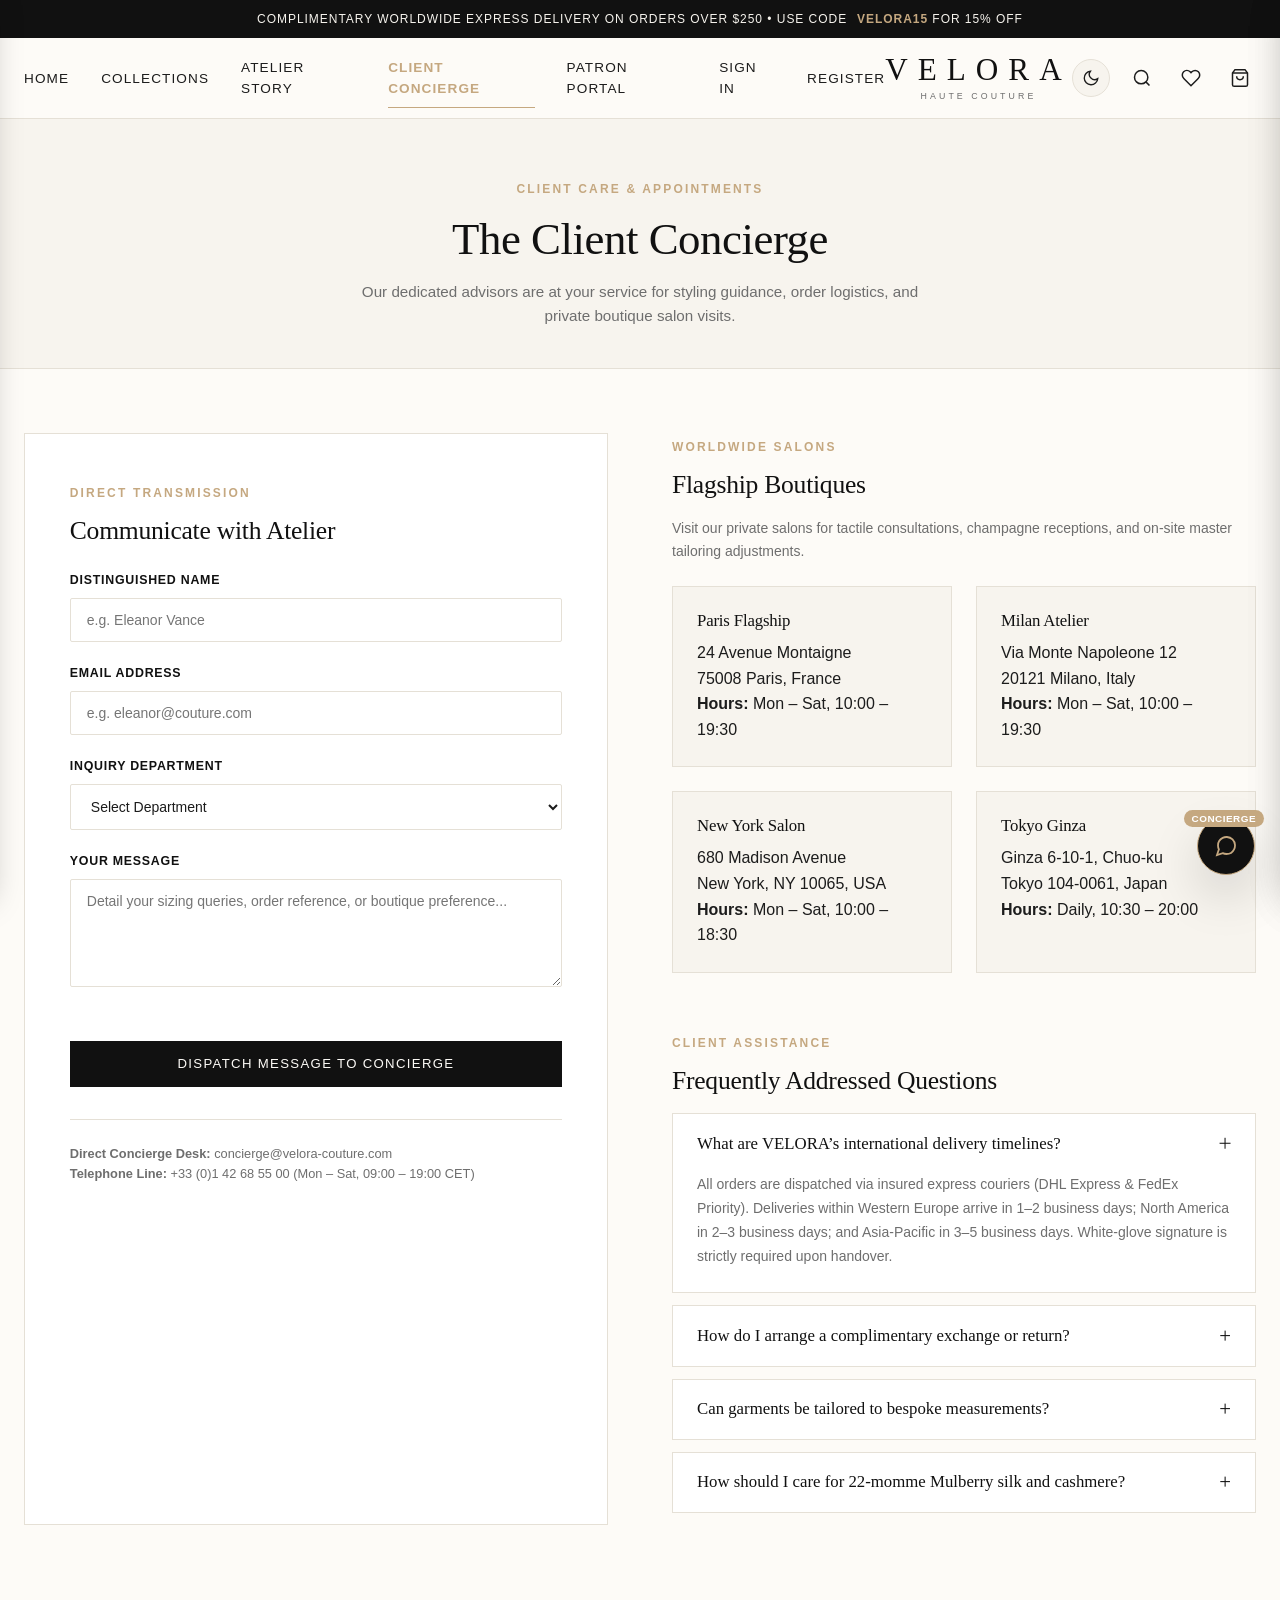
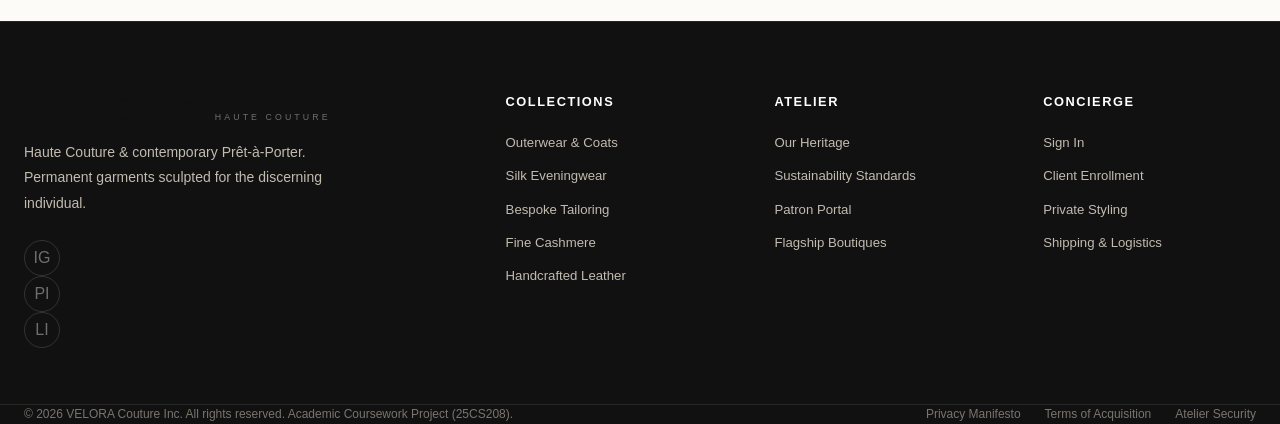
<file: contact.html>
<!DOCTYPE html>
<html lang="en">
<head>
  <meta charset="UTF-8" />
  <meta name="viewport" content="width=device-width, initial-scale=1.0" />
  <meta name="description" content="Contact the VELORA Client Concierge. Inquire about private styling appointments, order tracking, bespoke tailoring, and boutique visits." />
  <title>Client Concierge &amp; Boutiques | VELORA Haute Couture</title>
  
  <!-- Favicon & Stylesheet -->
  <link rel="icon" type="image/svg+xml" href="images/logo.svg" />
  <link rel="stylesheet" href="css/styles.css" />
  <link rel="stylesheet" href="css/layout.css" />
  <script src="js/theme.js"></script>
</head>
<body>

  <!-- Top Announcement Bar -->
  <aside class="announcement-bar" role="region" aria-label="Announcement">
    <span>Complimentary Worldwide Express Delivery on orders over $250 • Use code <strong>VELORA15</strong> for 15% off</span>
  </aside>

  <!-- Main Navigation Header (FR-01, FR-07) -->
  <header class="main-header">
    <div class="container navbar">
      <!-- Mobile Hamburger Button -->
      <button class="hamburger-btn" id="hamburgerBtn" aria-label="Open Navigation Menu">
        <span></span>
        <span></span>
        <span></span>
      </button>

      <!-- Desktop Nav Links -->
      <nav class="nav-links" aria-label="Primary Navigation">
        <a href="index.html" class="nav-link">Home</a>
        <a href="shop.html" class="nav-link">Collections</a>
        <a href="about.html" class="nav-link">Atelier Story</a>
        <a href="contact.html" class="nav-link active">Client Concierge</a>
        <a href="home.html" class="nav-link">Patron Portal</a>
        <a href="signin.html" class="nav-link">Sign In</a>
        <a href="register.html" class="nav-link">Register</a>
      </nav>

      <!-- Brand Logo -->
      <a href="index.html" class="brand-logo" aria-label="VELORA Home">
        <span class="logo-text">VELORA</span>
        <span class="logo-sub">Haute Couture</span>
      </a>

      <!-- Action Icons (Theme Toggle, Search, Wishlist, Cart) -->
      <div class="nav-actions">
        <!-- Theme Toggle Button (FR-07) -->
        <button class="nav-icon-btn theme-toggle-btn" id="themeToggleBtn" aria-label="Toggle Theme" title="Toggle Theme">
          <svg class="icon-moon" width="20" height="20" viewBox="0 0 24 24" fill="none" stroke="currentColor" stroke-width="1.8">
            <path d="M21 12.79A9 9 0 1 1 11.21 3 7 7 0 0 0 21 12.79z"></path>
          </svg>
          <svg class="icon-sun" width="20" height="20" viewBox="0 0 24 24" fill="none" stroke="currentColor" stroke-width="1.8">
            <circle cx="12" cy="12" r="5"></circle>
            <line x1="12" y1="1" x2="12" y2="3"></line>
            <line x1="12" y1="21" x2="12" y2="23"></line>
            <line x1="4.22" y1="4.22" x2="5.64" y2="5.64"></line>
            <line x1="18.36" y1="18.36" x2="19.78" y2="19.78"></line>
            <line x1="1" y1="12" x2="3" y2="12"></line>
            <line x1="21" y1="12" x2="23" y2="12"></line>
            <line x1="4.22" y1="19.78" x2="5.64" y2="18.36"></line>
            <line x1="18.36" y1="5.64" x2="19.78" y2="4.22"></line>
          </svg>
        </button>

        <!-- Search Button -->
        <button class="nav-icon-btn" id="searchTriggerBtn" title="Search Creations" aria-label="Search">
          <svg width="20" height="20" viewBox="0 0 24 24" fill="none" stroke="currentColor" stroke-width="1.8">
            <circle cx="11" cy="11" r="8"></circle>
            <line x1="21" y1="21" x2="16.65" y2="16.65"></line>
          </svg>
        </button>

        <!-- Wishlist Button -->
        <button class="nav-icon-btn" id="wishlistTriggerBtn" title="Saved Wishlist" aria-label="Wishlist" onclick="VeloraWishlist.openWishlistDrawer()">
          <svg width="20" height="20" viewBox="0 0 24 24" fill="none" stroke="currentColor" stroke-width="1.8">
            <path d="M20.84 4.61a5.5 5.5 0 0 0-7.78 0L12 5.67l-1.06-1.06a5.5 5.5 0 0 0-7.78 7.78l1.06 1.06L12 21.23l7.78-7.78 1.06-1.06a5.5 5.5 0 0 0 0-7.78z"></path>
          </svg>
          <span class="badge-count" id="wishlistCountBadge" style="display:none;">0</span>
        </button>

        <!-- Shopping Cart Button -->
        <button class="nav-icon-btn" id="cartTriggerBtn" title="Shopping Bag" aria-label="Shopping Bag" onclick="VeloraCart.openCartDrawer()">
          <svg width="20" height="20" viewBox="0 0 24 24" fill="none" stroke="currentColor" stroke-width="1.8">
            <path d="M6 2L3 6v14a2 2 0 0 0 2 2h14a2 2 0 0 0 2-2V6l-3-4z"></path>
            <line x1="3" y1="6" x2="21" y2="6"></line>
            <path d="M16 10a4 4 0 0 1-8 0"></path>
          </svg>
          <span class="badge-count" id="cartCountBadge" style="display:none;">0</span>
        </button>
      </div>
    </div>
  </header>

  <!-- Mobile Navigation Drawer -->
  <aside class="mobile-nav-drawer" id="mobileNavDrawer" aria-label="Mobile Navigation">
    <div class="mobile-nav-header">
      <span class="logo-text" style="font-size:1.4rem;">VELORA</span>
      <button id="closeMobileNav" style="font-size:1.8rem; line-height:1;" aria-label="Close Mobile Menu">&times;</button>
    </div>
    <div class="mobile-links">
      <a href="index.html" class="mobile-link">Home</a>
      <a href="shop.html" class="mobile-link">Collections</a>
      <a href="about.html" class="mobile-link">Atelier Story</a>
      <a href="contact.html" class="mobile-link active">Client Concierge</a>
      <a href="home.html" class="mobile-link">Patron Portal</a>
      <a href="signin.html" class="mobile-link">Sign In</a>
      <a href="signup.html" class="mobile-link">Sign Up</a>
      <a href="register.html" class="mobile-link">Register Client</a>
    </div>
    <div style="margin-top:auto; padding-top:2rem; border-top:1px solid var(--color-border);">
      <small style="color:var(--color-text-muted); display:block; margin-bottom:0.8rem;">Private Client Desk: concierge@velora-couture.com</small>
      <button class="btn btn-dark btn-block btn-sm" onclick="window.VeloraChatbot.open()">Chat with Stylist</button>
    </div>
  </aside>

  <!-- Contact Page Header -->
  <section class="shop-page-header">
    <div class="container">
      <span class="eyebrow">Client Care &amp; Appointments</span>
      <h1 class="section-title">The Client Concierge</h1>
      <p class="section-desc" style="max-width: 600px; margin: 0 auto;">
        Our dedicated advisors are at your service for styling guidance, order logistics, and private boutique salon visits.
      </p>
    </div>
  </section>

  <!-- Contact Content Layout -->
  <div class="container">
    <div class="contact-layout">

      <!-- Form Panel -->
      <div class="contact-card-box">
        <span class="eyebrow">Direct Transmission</span>
        <h2 style="font-size:1.6rem; margin-bottom:1.5rem;">Communicate with Atelier</h2>

        <div id="contactFormStatus" class="contact-form-message" role="alert"></div>

        <form id="contactForm" novalidate>
          <div class="form-group">
            <label for="contactName">Distinguished Name</label>
            <input type="text" id="contactName" placeholder="e.g. Eleanor Vance" required />
          </div>

          <div class="form-group">
            <label for="contactEmail">Email Address</label>
            <input type="email" id="contactEmail" placeholder="e.g. eleanor@couture.com" required />
          </div>

          <div class="form-group">
            <label for="contactSubject">Inquiry Department</label>
            <select id="contactSubject" required>
              <option value="" disabled selected>Select Department</option>
              <option value="Private Styling">Private Styling &amp; Wardrobe Consultation</option>
              <option value="Order Logistics">Order Logistics &amp; Courier Tracking</option>
              <option value="Bespoke Fitting">Bespoke Fitting / Made-to-Measure Inquiry</option>
              <option value="Returns">Returns &amp; Complimentary Exchanges</option>
              <option value="Press">Press &amp; Editorial Liaison</option>
            </select>
          </div>

          <div class="form-group">
            <label for="contactMessage">Your Message</label>
            <textarea id="contactMessage" rows="5" placeholder="Detail your sizing queries, order reference, or boutique preference..." required></textarea>
          </div>

          <button type="submit" class="btn btn-dark btn-block" style="margin-top:1.5rem;">
            Dispatch Message to Concierge
          </button>
        </form>

        <div style="margin-top:2rem; padding-top:1.5rem; border-top:1px solid var(--color-border); font-size:0.8rem; color:var(--color-text-muted);">
          <p><strong>Direct Concierge Desk:</strong> concierge@velora-couture.com</p>
          <p><strong>Telephone Line:</strong> +33 (0)1 42 68 55 00 (Mon – Sat, 09:00 – 19:00 CET)</p>
        </div>
      </div>

      <!-- Right Column: Boutiques & FAQ -->
      <div>
        <span class="eyebrow">Worldwide Salons</span>
        <h2 style="font-size:1.6rem; margin-bottom:1rem;">Flagship Boutiques</h2>
        <p style="color:var(--color-text-muted); font-size:0.875rem;">
          Visit our private salons for tactile consultations, champagne receptions, and on-site master tailoring adjustments.
        </p>

        <div class="boutiques-grid">
          <div class="boutique-card">
            <h5>Paris Flagship</h5>
            <p>
              24 Avenue Montaigne<br />
              75008 Paris, France<br />
              <strong>Hours:</strong> Mon – Sat, 10:00 – 19:30
            </p>
          </div>

          <div class="boutique-card">
            <h5>Milan Atelier</h5>
            <p>
              Via Monte Napoleone 12<br />
              20121 Milano, Italy<br />
              <strong>Hours:</strong> Mon – Sat, 10:00 – 19:30
            </p>
          </div>

          <div class="boutique-card">
            <h5>New York Salon</h5>
            <p>
              680 Madison Avenue<br />
              New York, NY 10065, USA<br />
              <strong>Hours:</strong> Mon – Sat, 10:00 – 18:30
            </p>
          </div>

          <div class="boutique-card">
            <h5>Tokyo Ginza</h5>
            <p>
              Ginza 6-10-1, Chuo-ku<br />
              Tokyo 104-0061, Japan<br />
              <strong>Hours:</strong> Daily, 10:30 – 20:00
            </p>
          </div>
        </div>

        <!-- FAQ Accordion -->
        <div style="margin-top:3.5rem;">
          <span class="eyebrow">Client Assistance</span>
          <h2 style="font-size:1.6rem; margin-bottom:1rem;">Frequently Addressed Questions</h2>

          <div class="faq-accordion">
            <div class="faq-item active">
              <button class="faq-trigger" type="button">
                <span>What are VELORA’s international delivery timelines?</span>
                <span class="icon">&times;</span>
              </button>
              <div class="faq-content">
                <div class="faq-content-inner">
                  All orders are dispatched via insured express couriers (DHL Express &amp; FedEx Priority). Deliveries within Western Europe arrive in 1–2 business days; North America in 2–3 business days; and Asia-Pacific in 3–5 business days. White-glove signature is strictly required upon handover.
                </div>
              </div>
            </div>

            <div class="faq-item">
              <button class="faq-trigger" type="button">
                <span>How do I arrange a complimentary exchange or return?</span>
                <span class="icon">&#43;</span>
              </button>
              <div class="faq-content">
                <div class="faq-content-inner">
                  We welcome returns within 30 days of delivery. Contact our concierge desk or use the digital concierge chatbot to initiate your complimentary insured courier pickup directly from your home or office.
                </div>
              </div>
            </div>

            <div class="faq-item">
              <button class="faq-trigger" type="button">
                <span>Can garments be tailored to bespoke measurements?</span>
                <span class="icon">&#43;</span>
              </button>
              <div class="faq-content">
                <div class="faq-content-inner">
                  Yes. Clients visiting our Milan, Paris, or New York salons may request bespoke alterations by our resident master tailors. For online acquisitions, our concierge can recommend trusted tailoring partners in major global capitals.
                </div>
              </div>
            </div>

            <div class="faq-item">
              <button class="faq-trigger" type="button">
                <span>How should I care for 22-momme Mulberry silk and cashmere?</span>
                <span class="icon">&#43;</span>
              </button>
              <div class="faq-content">
                <div class="faq-content-inner">
                  Our silk garments should be professionally dry cleaned or hand-washed in lukewarm water using pH-neutral silk wash. For cashmere, we recommend gently resting garments between wears, using a cedar block for natural moth repelling, and drying flat away from direct sunlight.
                </div>
              </div>
            </div>
          </div>
        </div>

      </div>

    </div>
  </div>

  <!-- Main Footer -->
  <footer class="main-footer">
    <div class="container footer-top-grid">
      <div class="footer-brand">
        <span class="logo-text">VELORA</span>
        <span class="logo-sub">Haute Couture</span>
        <p style="margin-top:0.8rem;">Haute Couture &amp; contemporary Prêt-à-Porter. Permanent garments sculpted for the discerning individual.</p>
        <div class="footer-socials">
          <a href="about.html" class="social-link" aria-label="Instagram">IG</a>
          <a href="about.html" class="social-link" aria-label="Pinterest">PI</a>
          <a href="about.html" class="social-link" aria-label="LinkedIn">LI</a>
        </div>
      </div>

      <div class="footer-column">
        <h5>Collections</h5>
        <div class="footer-links">
          <a href="shop.html?category=outerwear">Outerwear &amp; Coats</a>
          <a href="shop.html?category=dresses">Silk Eveningwear</a>
          <a href="shop.html?category=tailoring">Bespoke Tailoring</a>
          <a href="shop.html?category=knitwear">Fine Cashmere</a>
          <a href="shop.html?category=accessories">Handcrafted Leather</a>
        </div>
      </div>

      <div class="footer-column">
        <h5>Atelier</h5>
        <div class="footer-links">
          <a href="about.html">Our Heritage</a>
          <a href="about.html">Sustainability Standards</a>
          <a href="home.html">Patron Portal</a>
          <a href="contact.html">Flagship Boutiques</a>
        </div>
      </div>

      <div class="footer-column">
        <h5>Concierge</h5>
        <div class="footer-links">
          <a href="signin.html">Sign In</a>
          <a href="register.html">Client Enrollment</a>
          <a href="contact.html">Private Styling</a>
          <a href="contact.html">Shipping &amp; Logistics</a>
        </div>
      </div>
    </div>

    <div class="container footer-bottom">
      <p>&copy; 2026 VELORA Couture Inc. All rights reserved. Academic Coursework Project (25CS208).</p>
      <div class="footer-bottom-links">
        <a href="about.html">Privacy Manifesto</a>
        <a href="about.html">Terms of Acquisition</a>
        <a href="contact.html">Atelier Security</a>
      </div>
    </div>
  </footer>

  <!-- =========================================================================
       GLOBAL SHARED OVERLAYS, DRAWERS & MODALS
       ========================================================================= -->

  <!-- Drawer Backdrop Overlay -->
  <div class="drawer-overlay" id="drawerOverlay"></div>

  <!-- Shopping Cart Side Drawer -->
  <aside class="side-drawer" id="cartDrawer" aria-label="Shopping Bag">
    <div class="drawer-header">
      <h3>Your Shopping Bag</h3>
      <button class="drawer-close-btn" onclick="VeloraCart.closeCartDrawer()" aria-label="Close Shopping Bag">&times;</button>
    </div>

    <div class="free-shipping-tracker">
      <p class="free-shipping-text" id="freeShippingText"></p>
      <div class="free-shipping-bar-wrap">
        <div class="free-shipping-bar" id="freeShippingBar"></div>
      </div>
    </div>

    <div class="drawer-body" id="cartDrawerItems"></div>

    <div class="drawer-footer" id="cartDrawerFooter">
      <form class="cart-coupon-form" id="cartCouponForm">
        <input type="text" id="couponInput" placeholder="Privilege Code (e.g. VELORA15)" aria-label="Privilege code" />
        <button type="submit">Apply</button>
      </form>

      <div class="active-coupon-tag" id="activeCouponTag"></div>

      <div class="cart-summary-line">
        <span>Subtotal</span>
        <span id="cartSubtotalDisplay">$0</span>
      </div>
      <div class="cart-summary-line" id="cartDiscountRow" style="display:none; color:var(--color-danger);">
        <span>Promotional Privilege</span>
        <span id="cartDiscountDisplay">-$0</span>
      </div>
      <div class="cart-summary-line">
        <span>Insured Courier Delivery</span>
        <span id="cartShippingDisplay">Complimentary</span>
      </div>
      <div class="cart-summary-line cart-summary-total">
        <span>Total (USD)</span>
        <span id="cartTotalDisplay">$0</span>
      </div>

      <button class="btn btn-dark btn-block" id="proceedToCheckoutBtn" onclick="VeloraCart.openCheckoutModal()">Proceed to Checkout</button>
    </div>
  </aside>

  <!-- Wishlist Side Drawer -->
  <aside class="side-drawer" id="wishlistDrawer" aria-label="Saved Wishlist">
    <div class="drawer-header">
      <h3>Saved Creations</h3>
      <button class="drawer-close-btn" onclick="VeloraWishlist.closeWishlistDrawer()" aria-label="Close Wishlist">&times;</button>
    </div>
    <div class="drawer-body" id="wishlistDrawerItems"></div>
  </aside>

  <!-- Global Quick View Modal -->
  <div class="modal-backdrop" id="quickViewModal" role="dialog" aria-modal="true" aria-label="Creation Quick View">
    <div class="modal-dialog" id="quickViewDialog"></div>
  </div>

  <!-- Global Search Modal -->
  <div class="search-modal-overlay" id="searchModal" role="dialog" aria-modal="true" aria-label="Search Catalog">
    <div class="search-modal-box">
      <div class="search-input-header">
        <input type="text" id="globalSearchInput" placeholder="Search creations by fabric, silhouette, or name..." autocomplete="off" aria-label="Search creations" />
        <button id="closeSearchModal" style="color:#FFF; font-size:2rem; line-height:1; margin-left:1rem;" aria-label="Close Search">&times;</button>
      </div>
      <div class="search-results-tray" id="searchResultsTray"></div>
    </div>
  </div>

  <!-- Checkout Demo Simulation Modal (Separate form and success views) -->
  <div class="modal-backdrop" id="checkoutModal" role="dialog" aria-modal="true" aria-labelledby="checkoutModalTitle">
    <div class="modal-dialog" style="max-width: 920px;" id="checkoutModalBody">
      <button class="modal-close-btn" id="closeCheckoutModal" aria-label="Close Checkout">&times;</button>
      <div class="checkout-modal-layout" id="checkoutFormView">
        <div class="checkout-form-panel">
          <span class="eyebrow">Atelier Dispatch</span>
          <h2 id="checkoutModalTitle" style="font-size:1.6rem; margin-bottom:1.5rem;">Client &amp; Shipping Details</h2>
          
          <form id="veloraCheckoutForm">
            <div class="form-group-row">
              <div class="form-group">
                <label for="checkoutName">First Name</label>
                <input type="text" id="checkoutName" required placeholder="Elena" value="Eleanor" />
              </div>
              <div class="form-group">
                <label for="checkoutLastName">Last Name</label>
                <input type="text" id="checkoutLastName" required placeholder="Vance" value="Vance" />
              </div>
            </div>

            <div class="form-group">
              <label for="checkoutEmail">Email for Dispatch Notice</label>
              <input type="email" id="checkoutEmail" required placeholder="client@domain.com" value="eleanor.vance@couture.com" />
            </div>

            <div class="form-group">
              <label for="checkoutAddress">Delivery Address</label>
              <input type="text" id="checkoutAddress" required placeholder="Avenue Montaigne, 75008" value="742 Evergreen Terrace, Suite 400" />
            </div>

            <div class="form-group-row">
              <div class="form-group">
                <label for="checkoutCity">City</label>
                <input type="text" id="checkoutCity" required value="New York" />
              </div>
              <div class="form-group">
                <label for="checkoutCountry">Country / Region</label>
                <select id="checkoutCountry" required>
                  <option value="US">United States</option>
                  <option value="FR">France</option>
                  <option value="IT">Italy</option>
                  <option value="UK">United Kingdom</option>
                  <option value="JP">Japan</option>
                </select>
              </div>
            </div>

            <div class="form-group">
              <label for="checkoutPayment">Payment Method (Demo Simulation)</label>
              <select id="checkoutPayment">
                <option>White-Glove Amex Black / Concierge Billing</option>
                <option>Visa / Mastercard Premium</option>
                <option>Apple Pay / Digital Wallet</option>
              </select>
            </div>

            <button type="submit" class="btn btn-dark btn-block" style="margin-top:1.5rem;">Place Atelier Acquisition</button>
          </form>
        </div>

        <div class="checkout-summary-panel">
          <h3 style="font-size:1.2rem; margin-bottom:1.2rem;">Acquisition Summary</h3>
          <div id="checkoutSummaryItems" style="max-height: 240px; overflow-y: auto; margin-bottom: 1.5rem;"></div>
          <div id="checkoutSummaryTotals"></div>
        </div>
      </div>

      <div id="checkoutSuccessView" style="display:none;"></div>
    </div>
  </div>

  <!-- Toast Notification Container -->
  <div class="toast-container" id="toastContainer"></div>

  <!-- Scripts (Vanilla JavaScript) -->
  <script src="js/products.js"></script>
  <script src="js/cart.js"></script>
  <script src="js/chatbot.js"></script>
  <script src="js/script.js"></script>
</body>
</html>
</file>
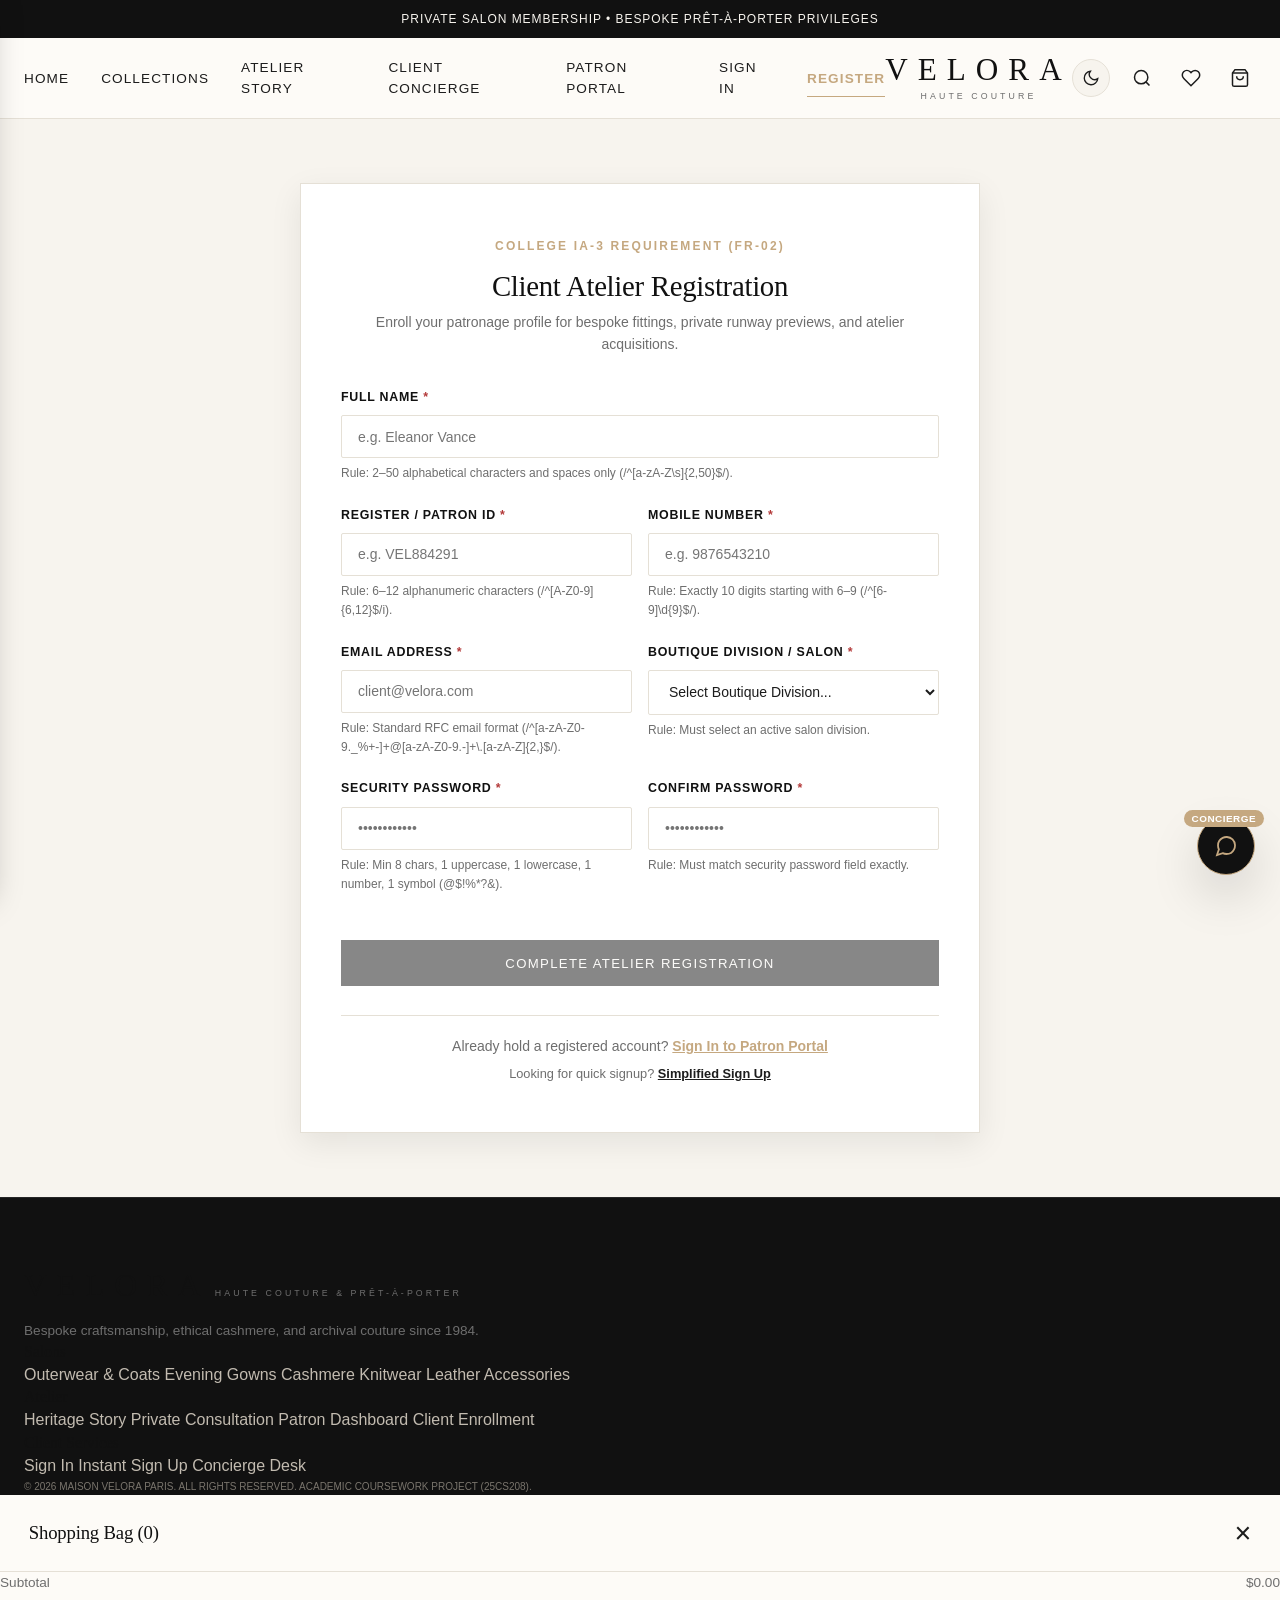
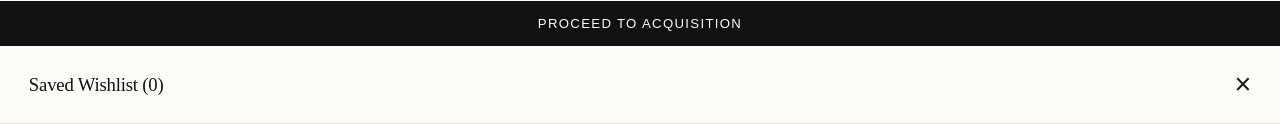
<file: register.html>
<!DOCTYPE html>
<html lang="en">
<head>
  <meta charset="UTF-8" />
  <meta name="viewport" content="width=device-width, initial-scale=1.0" />
  <meta name="description" content="VELORA Client & Patron Registration - Register your client profile with the Maison VELORA Atelier." />
  <title>Client Registration | VELORA Haute Couture</title>
  
  <!-- Favicon & Stylesheets -->
  <link rel="icon" type="image/svg+xml" href="images/logo.svg" />
  <link rel="stylesheet" href="css/styles.css" />
  <link rel="stylesheet" href="css/layout.css" />
  <script src="js/theme.js"></script>
</head>
<body>

  <!-- Top Announcement Bar -->
  <aside class="announcement-bar" role="region" aria-label="Announcement">
    <span>Private Salon Membership • Bespoke Prêt-à-Porter Privileges</span>
  </aside>

  <!-- Main Navigation Header -->
  <header class="main-header">
    <div class="container navbar">
      <!-- Mobile Hamburger Button -->
      <button class="hamburger-btn" id="hamburgerBtn" aria-label="Open Navigation Menu">
        <span></span>
        <span></span>
        <span></span>
      </button>

      <!-- Desktop Nav Links -->
      <nav class="nav-links" aria-label="Primary Navigation">
        <a href="index.html" class="nav-link">Home</a>
        <a href="shop.html" class="nav-link">Collections</a>
        <a href="about.html" class="nav-link">Atelier Story</a>
        <a href="contact.html" class="nav-link">Client Concierge</a>
        <a href="home.html" class="nav-link">Patron Portal</a>
        <a href="signin.html" class="nav-link">Sign In</a>
        <a href="register.html" class="nav-link active">Register</a>
      </nav>

      <!-- Brand Logo -->
      <a href="index.html" class="brand-logo" aria-label="VELORA Home">
        <span class="logo-text">VELORA</span>
        <span class="logo-sub">Haute Couture</span>
      </a>

      <!-- Action Icons (Theme Toggle, Search, Wishlist, Cart) -->
      <div class="nav-actions">
        <!-- Theme Toggle Button -->
        <button class="nav-icon-btn theme-toggle-btn" id="themeToggleBtn" aria-label="Toggle Theme" title="Toggle Theme">
          <svg class="icon-moon" width="20" height="20" viewBox="0 0 24 24" fill="none" stroke="currentColor" stroke-width="1.8">
            <path d="M21 12.79A9 9 0 1 1 11.21 3 7 7 0 0 0 21 12.79z"></path>
          </svg>
          <svg class="icon-sun" width="20" height="20" viewBox="0 0 24 24" fill="none" stroke="currentColor" stroke-width="1.8">
            <circle cx="12" cy="12" r="5"></circle>
            <line x1="12" y1="1" x2="12" y2="3"></line>
            <line x1="12" y1="21" x2="12" y2="23"></line>
            <line x1="4.22" y1="4.22" x2="5.64" y2="5.64"></line>
            <line x1="18.36" y1="18.36" x2="19.78" y2="19.78"></line>
            <line x1="1" y1="12" x2="3" y2="12"></line>
            <line x1="21" y1="12" x2="23" y2="12"></line>
            <line x1="4.22" y1="19.78" x2="5.64" y2="18.36"></line>
            <line x1="18.36" y1="5.64" x2="19.78" y2="4.22"></line>
          </svg>
        </button>

        <!-- Search Button -->
        <button class="nav-icon-btn" id="searchTriggerBtn" title="Search Creations" aria-label="Search">
          <svg width="20" height="20" viewBox="0 0 24 24" fill="none" stroke="currentColor" stroke-width="1.8">
            <circle cx="11" cy="11" r="8"></circle>
            <line x1="21" y1="21" x2="16.65" y2="16.65"></line>
          </svg>
        </button>

        <!-- Wishlist Button -->
        <button class="nav-icon-btn" id="wishlistTriggerBtn" title="Saved Wishlist" aria-label="Wishlist" onclick="VeloraWishlist.openWishlistDrawer()">
          <svg width="20" height="20" viewBox="0 0 24 24" fill="none" stroke="currentColor" stroke-width="1.8">
            <path d="M20.84 4.61a5.5 5.5 0 0 0-7.78 0L12 5.67l-1.06-1.06a5.5 5.5 0 0 0-7.78 7.78l1.06 1.06L12 21.23l7.78-7.78 1.06-1.06a5.5 5.5 0 0 0 0-7.78z"></path>
          </svg>
          <span class="badge-count" id="wishlistCountBadge" style="display:none;">0</span>
        </button>

        <!-- Shopping Cart Button -->
        <button class="nav-icon-btn" id="cartTriggerBtn" title="Shopping Bag" aria-label="Shopping Bag" onclick="VeloraCart.openCartDrawer()">
          <svg width="20" height="20" viewBox="0 0 24 24" fill="none" stroke="currentColor" stroke-width="1.8">
            <path d="M6 2L3 6v14a2 2 0 0 0 2 2h14a2 2 0 0 0 2-2V6l-3-4z"></path>
            <line x1="3" y1="6" x2="21" y2="6"></line>
            <path d="M16 10a4 4 0 0 1-8 0"></path>
          </svg>
          <span class="badge-count" id="cartCountBadge" style="display:none;">0</span>
        </button>
      </div>
    </div>
  </header>

  <!-- Mobile Navigation Drawer -->
  <aside class="mobile-nav-drawer" id="mobileNavDrawer" aria-label="Mobile Navigation">
    <div class="mobile-nav-header">
      <span class="logo-text" style="font-size:1.4rem;">VELORA</span>
      <button id="closeMobileNav" style="font-size:1.8rem; line-height:1;" aria-label="Close Mobile Menu">&times;</button>
    </div>
    <div class="mobile-links">
      <a href="index.html" class="mobile-link">Home</a>
      <a href="shop.html" class="mobile-link">Collections</a>
      <a href="about.html" class="mobile-link">Atelier Story</a>
      <a href="contact.html" class="mobile-link">Client Concierge</a>
      <a href="home.html" class="mobile-link">Patron Portal</a>
      <a href="signin.html" class="mobile-link">Sign In</a>
      <a href="signup.html" class="mobile-link">Sign Up</a>
      <a href="register.html" class="mobile-link active">Register Client</a>
    </div>
    <div style="margin-top:auto; padding-top:2rem; border-top:1px solid var(--color-border);">
      <small style="color:var(--color-text-muted); display:block; margin-bottom:0.8rem;">Private Client Desk: concierge@velora-couture.com</small>
      <button class="btn btn-dark btn-block btn-sm" onclick="window.VeloraChatbot.open()">Chat with Stylist</button>
    </div>
  </aside>

  <!-- Registration Page Body -->
  <main class="auth-page">
    <div class="auth-card wide-card">
      <div class="auth-header">
        <span class="eyebrow">College IA-3 Requirement (FR-02)</span>
        <h2>Client Atelier Registration</h2>
        <p>Enroll your patronage profile for bespoke fittings, private runway previews, and atelier acquisitions.</p>
      </div>

      <!-- Alert Banner for Feedback -->
      <div class="alert-banner" id="registerStatusBanner" role="alert"></div>

      <form id="registerForm" novalidate>
        <!-- Full Name Field -->
        <div class="form-group">
          <label for="fullName">Full Name <span style="color:var(--color-danger)">*</span></label>
          <input 
            type="text" 
            id="fullName" 
            name="fullName" 
            placeholder="e.g. Eleanor Vance" 
            autocomplete="name"
            required 
          />
          <span class="error-msg"></span>
          <small class="form-hint" style="color:var(--color-text-muted); font-size:0.75rem;">Rule: 2–50 alphabetical characters and spaces only (/^[a-zA-Z\s]{2,50}$/).</small>
        </div>

        <!-- Employee / Register ID & Mobile Row -->
        <div class="form-group-row">
          <div class="form-group">
            <label for="empId">Register / Patron ID <span style="color:var(--color-danger)">*</span></label>
            <input 
              type="text" 
              id="empId" 
              name="empId" 
              placeholder="e.g. VEL884291" 
              autocomplete="off"
              required 
            />
            <span class="error-msg"></span>
            <small class="form-hint" style="color:var(--color-text-muted); font-size:0.75rem;">Rule: 6–12 alphanumeric characters (/^[A-Z0-9]{6,12}$/i).</small>
          </div>

          <div class="form-group">
            <label for="mobile">Mobile Number <span style="color:var(--color-danger)">*</span></label>
            <input 
              type="tel" 
              id="mobile" 
              name="mobile" 
              placeholder="e.g. 9876543210" 
              autocomplete="tel"
              required 
            />
            <span class="error-msg"></span>
            <small class="form-hint" style="color:var(--color-text-muted); font-size:0.75rem;">Rule: Exactly 10 digits starting with 6–9 (/^[6-9]\d{9}$/).</small>
          </div>
        </div>

        <!-- Email & Division Row -->
        <div class="form-group-row">
          <div class="form-group">
            <label for="email">Email Address <span style="color:var(--color-danger)">*</span></label>
            <input 
              type="email" 
              id="email" 
              name="email" 
              placeholder="client@velora.com" 
              autocomplete="email"
              required 
            />
            <span class="error-msg"></span>
            <small class="form-hint" style="color:var(--color-text-muted); font-size:0.75rem;">Rule: Standard RFC email format (/^[a-zA-Z0-9._%+-]+@[a-zA-Z0-9.-]+\.[a-zA-Z]{2,}$/).</small>
          </div>

          <div class="form-group">
            <label for="dept">Boutique Division / Salon <span style="color:var(--color-danger)">*</span></label>
            <select id="dept" name="dept" required>
              <option value="">Select Boutique Division...</option>
              <option value="Paris Flagship">Paris Flagship — 31 Rue Cambon</option>
              <option value="Milan Atelier">Milan Atelier — Via Montenapoleone</option>
              <option value="New York Salon">New York Salon — Fifth Avenue</option>
              <option value="Tokyo Ginza">Tokyo Ginza — Chuo-ku</option>
              <option value="Online Concierge">Online Concierge — Global Maison</option>
            </select>
            <span class="error-msg"></span>
            <small class="form-hint" style="color:var(--color-text-muted); font-size:0.75rem;">Rule: Must select an active salon division.</small>
          </div>
        </div>

        <!-- Password & Confirm Password Row -->
        <div class="form-group-row">
          <div class="form-group">
            <label for="password">Security Password <span style="color:var(--color-danger)">*</span></label>
            <input 
              type="password" 
              id="password" 
              name="password" 
              placeholder="••••••••••••" 
              autocomplete="new-password"
              required 
            />
            <span class="error-msg"></span>
            <small class="form-hint" style="color:var(--color-text-muted); font-size:0.75rem;">Rule: Min 8 chars, 1 uppercase, 1 lowercase, 1 number, 1 symbol (@$!%*?&).</small>
          </div>

          <div class="form-group">
            <label for="confirmPassword">Confirm Password <span style="color:var(--color-danger)">*</span></label>
            <input 
              type="password" 
              id="confirmPassword" 
              name="confirmPassword" 
              placeholder="••••••••••••" 
              autocomplete="new-password"
              required 
            />
            <span class="error-msg"></span>
            <small class="form-hint" style="color:var(--color-text-muted); font-size:0.75rem;">Rule: Must match security password field exactly.</small>
          </div>
        </div>

        <!-- Submit Button (Disabled until all fields are valid) -->
        <button type="submit" class="btn btn-dark btn-block" id="registerSubmitBtn" disabled style="margin-top:1.5rem;">
          Complete Atelier Registration
        </button>
      </form>

      <div class="auth-footer">
        <p style="font-size:0.875rem;">Already hold a registered account? <a href="signin.html" style="color:var(--color-gold); font-weight:600; text-decoration:underline;">Sign In to Patron Portal</a></p>
        <p style="font-size:0.8rem; margin-top:0.4rem; color:var(--color-text-muted);">Looking for quick signup? <a href="signup.html" style="color:var(--color-text-main); text-decoration:underline;">Simplified Sign Up</a></p>
      </div>
    </div>
  </main>

  <!-- Global Footer -->
  <footer class="main-footer">
    <div class="container footer-grid">
      <div class="footer-col brand-col">
        <span class="logo-text">VELORA</span>
        <span class="logo-sub">Haute Couture &amp; Prêt-à-Porter</span>
        <p style="margin-top: 1rem; font-size: 0.85rem; color: var(--color-text-muted);">
          Bespoke craftsmanship, ethical cashmere, and archival couture since 1984.
        </p>
      </div>
      <div class="footer-col">
        <h4>Salons</h4>
        <a href="shop.html?category=outerwear" class="footer-link">Outerwear &amp; Coats</a>
        <a href="shop.html?category=dresses" class="footer-link">Evening Gowns</a>
        <a href="shop.html?category=knitwear" class="footer-link">Cashmere Knitwear</a>
        <a href="shop.html?category=accessories" class="footer-link">Leather Accessories</a>
      </div>
      <div class="footer-col">
        <h4>Atelier</h4>
        <a href="about.html" class="footer-link">Heritage Story</a>
        <a href="contact.html" class="footer-link">Private Consultation</a>
        <a href="home.html" class="footer-link">Patron Dashboard</a>
        <a href="register.html" class="footer-link">Client Enrollment</a>
      </div>
      <div class="footer-col">
        <h4>Client Services</h4>
        <a href="signin.html" class="footer-link">Sign In</a>
        <a href="signup.html" class="footer-link">Instant Sign Up</a>
        <a href="contact.html" class="footer-link">Concierge Desk</a>
      </div>
    </div>
    <div class="container footer-bottom">
      <small>&copy; 2026 MAISON VELORA PARIS. ALL RIGHTS RESERVED. ACADEMIC COURSEWORK PROJECT (25CS208).</small>
    </div>
  </footer>

  <!-- Drawer / Modal Elements (Cart & Wishlist) -->
  <div class="drawer-overlay" id="drawerOverlay"></div>
  <aside class="cart-drawer" id="cartDrawer" aria-label="Shopping Bag">
    <div class="drawer-header">
      <h3>Shopping Bag (<span id="cartDrawerCount">0</span>)</h3>
      <button class="drawer-close-btn" id="closeCartDrawer" aria-label="Close Shopping Bag">&times;</button>
    </div>
    <div class="cart-items-list" id="cartItemsList"></div>
    <div class="cart-drawer-footer" id="cartDrawerFooter">
      <div class="cart-summary-line">
        <span>Subtotal</span>
        <span id="cartSubtotal">$0.00</span>
      </div>
      <button class="btn btn-dark btn-block" id="proceedToCheckoutBtn" onclick="VeloraCart.openCheckoutModal()">Proceed to Acquisition</button>
    </div>
  </aside>

  <aside class="wishlist-drawer" id="wishlistDrawer" aria-label="Saved Wishlist">
    <div class="drawer-header">
      <h3>Saved Wishlist (<span id="wishlistDrawerCount">0</span>)</h3>
      <button class="drawer-close-btn" id="closeWishlistDrawer" aria-label="Close Wishlist">&times;</button>
    </div>
    <div class="wishlist-items-list" id="wishlistItemsList"></div>
  </aside>

  <!-- Checkout Modal (Accessibility compliant) -->
  <div class="modal-backdrop" id="checkoutModal" role="dialog" aria-modal="true" aria-labelledby="checkoutModalTitle">
    <div class="modal-dialog" style="max-width: 920px;" id="checkoutModalBody">
      <button class="modal-close-btn" id="closeCheckoutModal" aria-label="Close Checkout">&times;</button>
      <div class="checkout-modal-layout" id="checkoutFormView">
        <div class="checkout-form-panel">
          <span class="eyebrow">Atelier Dispatch</span>
          <h2 id="checkoutModalTitle" style="font-size:1.6rem; margin-bottom:1.5rem;">Client &amp; Shipping Details</h2>
          <form id="veloraCheckoutForm">
            <div class="form-group-row">
              <div class="form-group">
                <label>First Name</label>
                <input type="text" id="checkoutName" required placeholder="Elena" value="Eleanor" />
              </div>
              <div class="form-group">
                <label>Last Name</label>
                <input type="text" required placeholder="Vance" value="Vance" />
              </div>
            </div>
            <div class="form-group">
              <label>Email for Dispatch Notice</label>
              <input type="email" id="checkoutEmail" required placeholder="client@domain.com" value="eleanor.vance@couture.com" />
            </div>
            <div class="form-group">
              <label>Delivery Address</label>
              <input type="text" required placeholder="Avenue Montaigne, 75008" value="742 Evergreen Terrace, Suite 400" />
            </div>
            <div class="form-group-row">
              <div class="form-group">
                <label>City</label>
                <input type="text" required value="New York" />
              </div>
              <div class="form-group">
                <label>Country / Region</label>
                <select required>
                  <option value="US">United States</option>
                  <option value="FR">France</option>
                  <option value="IT">Italy</option>
                  <option value="UK">United Kingdom</option>
                  <option value="JP">Japan</option>
                </select>
              </div>
            </div>
            <button type="submit" class="btn btn-dark btn-block" style="margin-top:1.5rem;">Place Atelier Acquisition</button>
          </form>
        </div>
        <div class="checkout-summary-panel">
          <h3 style="font-size:1.2rem; margin-bottom:1.2rem;">Acquisition Summary</h3>
          <div id="checkoutSummaryItems" style="max-height: 240px; overflow-y: auto; margin-bottom: 1.5rem;"></div>
          <div id="checkoutSummaryTotals"></div>
        </div>
      </div>
      <div id="checkoutSuccessView" style="display:none;"></div>
    </div>
  </div>

  <!-- Search Modal -->
  <div class="modal-backdrop" id="searchModal" role="dialog" aria-modal="true" aria-label="Search Catalog">
    <div class="search-modal-box">
      <div class="search-input-header">
        <input type="text" id="globalSearchInput" placeholder="Search creations by fabric, silhouette, or name..." autocomplete="off" />
        <button id="closeSearchModal" style="color:#FFF; font-size:2rem; line-height:1; margin-left:1rem;" aria-label="Close Search">&times;</button>
      </div>
      <div class="search-results-tray" id="searchResultsTray"></div>
    </div>
  </div>

  <!-- Toast Notification Container -->
  <div class="toast-container" id="toastContainer"></div>

  <!-- Scripts (Pure Vanilla JavaScript) -->
  <script src="js/products.js"></script>
  <script src="js/cart.js"></script>
  <script src="js/chatbot.js"></script>
  <script src="js/validation.js"></script>
  <script src="js/script.js"></script>
</body>
</html>
</file>
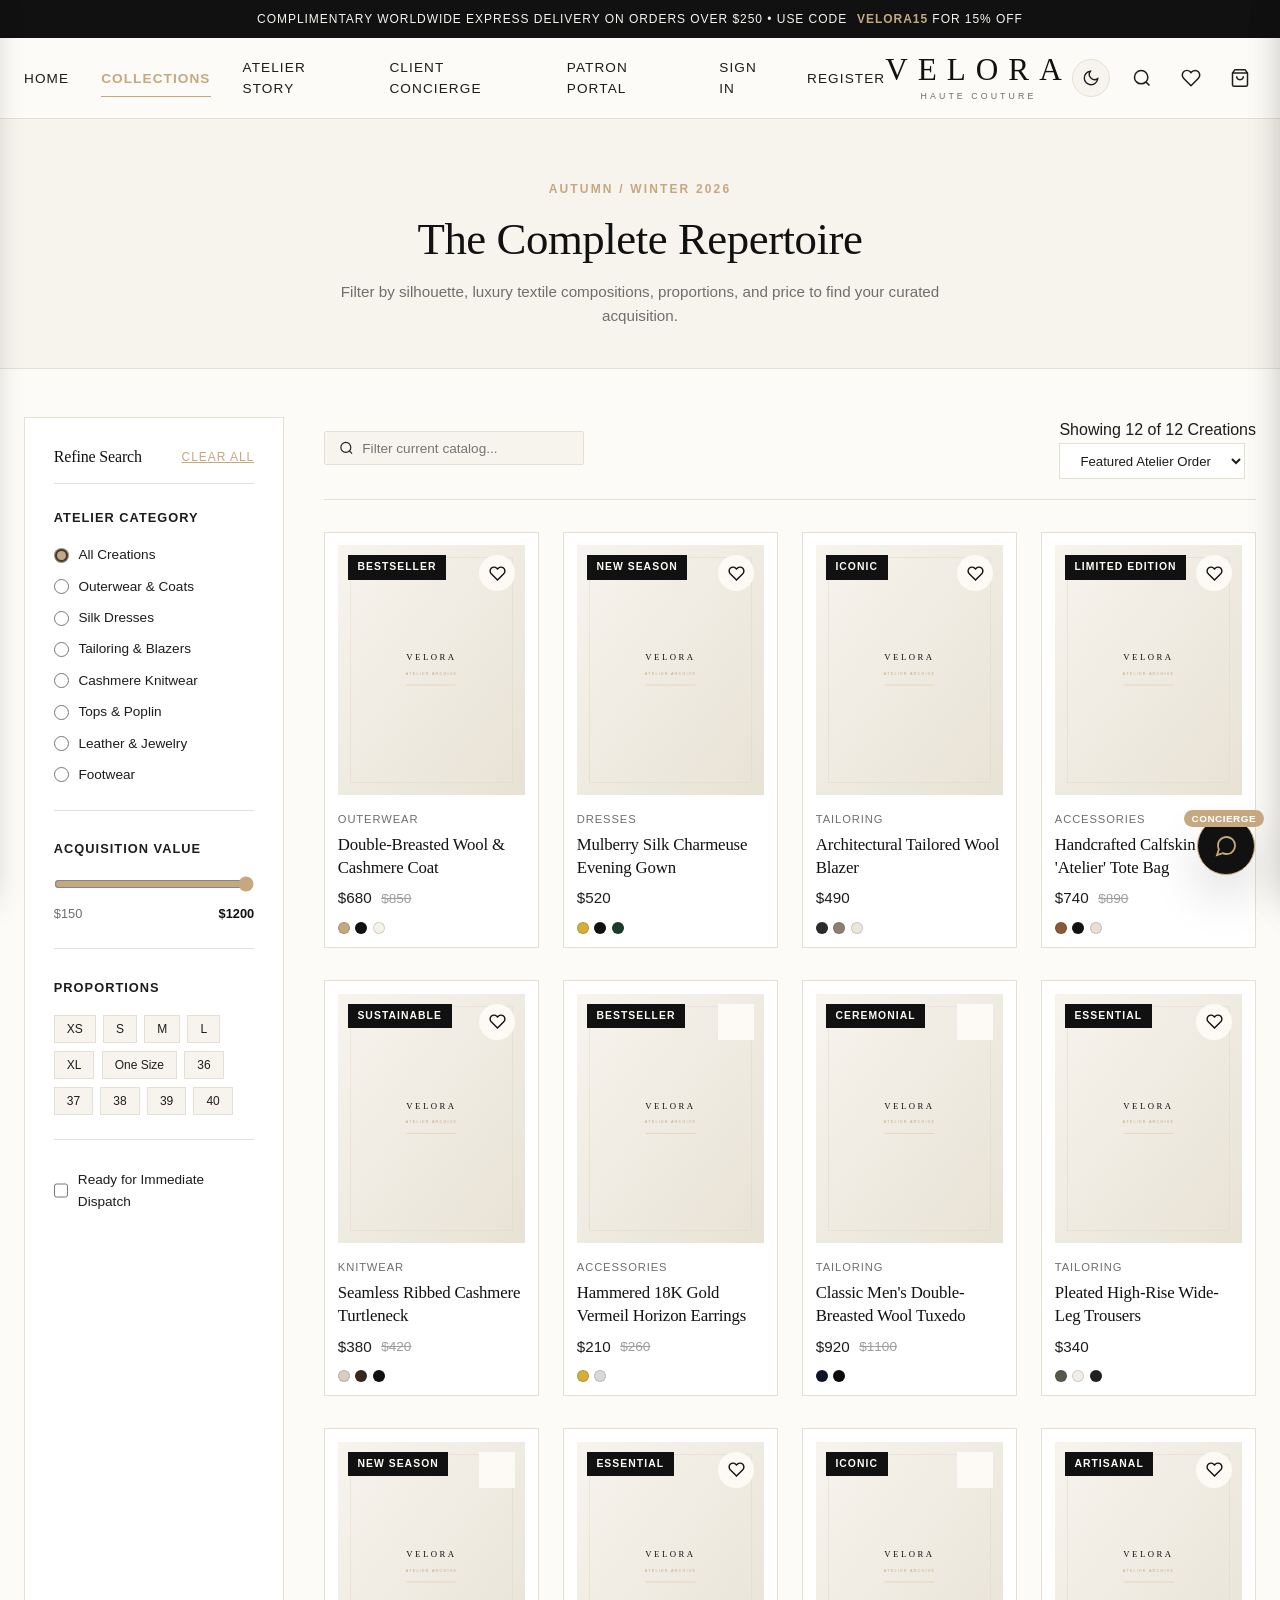
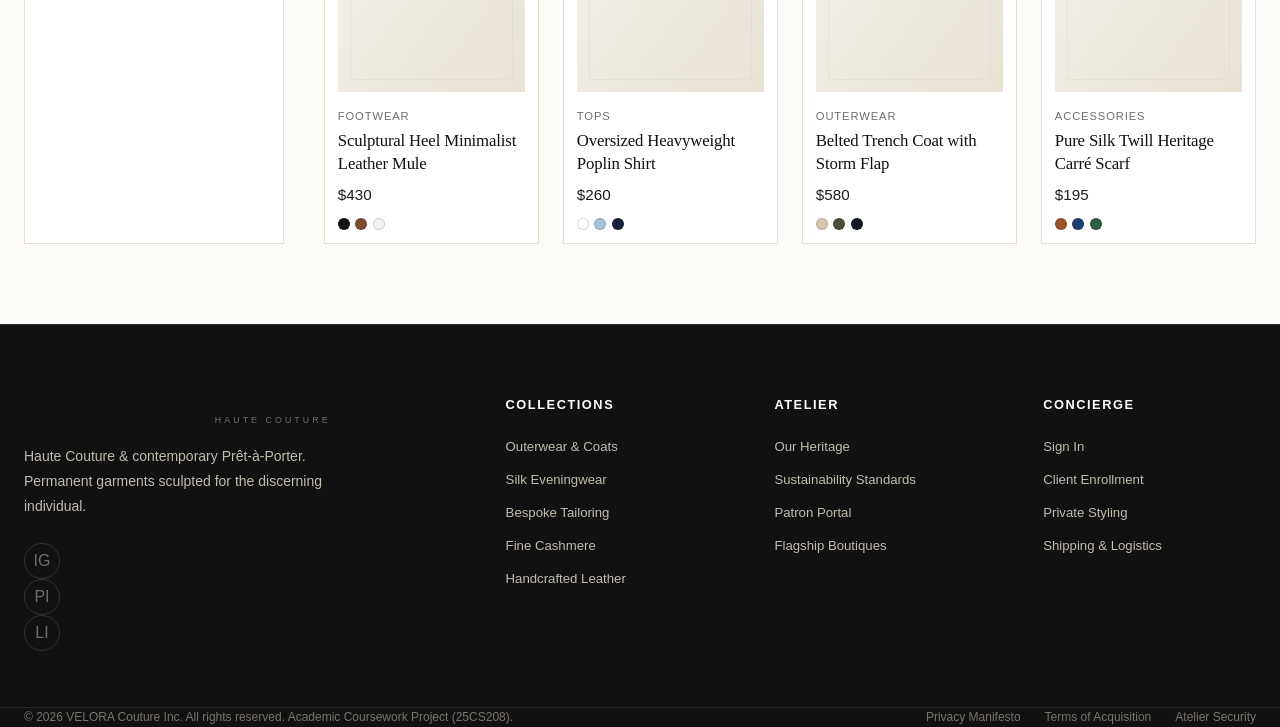
<file: shop.html>
<!DOCTYPE html>
<html lang="en">
<head>
  <meta charset="UTF-8" />
  <meta name="viewport" content="width=device-width, initial-scale=1.0" />
  <meta name="description" content="Explore VELORA's seasonal wardrobe catalogue. Filter bespoke outerwear, silk evening dresses, Italian tailoring, and fine leather goods." />
  <title>Collections &amp; Catalogue | VELORA Haute Couture</title>
  
  <!-- Favicon & Stylesheet -->
  <link rel="icon" type="image/svg+xml" href="images/logo.svg" />
  <link rel="stylesheet" href="css/styles.css" />
  <link rel="stylesheet" href="css/layout.css" />
  <script src="js/theme.js"></script>
</head>
<body>

  <!-- Top Announcement Bar -->
  <aside class="announcement-bar" role="region" aria-label="Announcement">
    <span>Complimentary Worldwide Express Delivery on orders over $250 • Use code <strong>VELORA15</strong> for 15% off</span>
  </aside>

  <!-- Main Navigation Header (FR-01, FR-07) -->
  <header class="main-header">
    <div class="container navbar">
      <!-- Mobile Hamburger Button -->
      <button class="hamburger-btn" id="hamburgerBtn" aria-label="Open Navigation Menu">
        <span></span>
        <span></span>
        <span></span>
      </button>

      <!-- Desktop Nav Links -->
      <nav class="nav-links" aria-label="Primary Navigation">
        <a href="index.html" class="nav-link">Home</a>
        <a href="shop.html" class="nav-link active">Collections</a>
        <a href="about.html" class="nav-link">Atelier Story</a>
        <a href="contact.html" class="nav-link">Client Concierge</a>
        <a href="home.html" class="nav-link">Patron Portal</a>
        <a href="signin.html" class="nav-link">Sign In</a>
        <a href="register.html" class="nav-link">Register</a>
      </nav>

      <!-- Brand Logo -->
      <a href="index.html" class="brand-logo" aria-label="VELORA Home">
        <span class="logo-text">VELORA</span>
        <span class="logo-sub">Haute Couture</span>
      </a>

      <!-- Action Icons (Theme Toggle, Search, Wishlist, Cart) -->
      <div class="nav-actions">
        <!-- Theme Toggle Button (FR-07) -->
        <button class="nav-icon-btn theme-toggle-btn" id="themeToggleBtn" aria-label="Toggle Theme" title="Toggle Theme">
          <svg class="icon-moon" width="20" height="20" viewBox="0 0 24 24" fill="none" stroke="currentColor" stroke-width="1.8">
            <path d="M21 12.79A9 9 0 1 1 11.21 3 7 7 0 0 0 21 12.79z"></path>
          </svg>
          <svg class="icon-sun" width="20" height="20" viewBox="0 0 24 24" fill="none" stroke="currentColor" stroke-width="1.8">
            <circle cx="12" cy="12" r="5"></circle>
            <line x1="12" y1="1" x2="12" y2="3"></line>
            <line x1="12" y1="21" x2="12" y2="23"></line>
            <line x1="4.22" y1="4.22" x2="5.64" y2="5.64"></line>
            <line x1="18.36" y1="18.36" x2="19.78" y2="19.78"></line>
            <line x1="1" y1="12" x2="3" y2="12"></line>
            <line x1="21" y1="12" x2="23" y2="12"></line>
            <line x1="4.22" y1="19.78" x2="5.64" y2="18.36"></line>
            <line x1="18.36" y1="5.64" x2="19.78" y2="4.22"></line>
          </svg>
        </button>

        <!-- Search Button -->
        <button class="nav-icon-btn" id="searchTriggerBtn" title="Search Creations" aria-label="Search">
          <svg width="20" height="20" viewBox="0 0 24 24" fill="none" stroke="currentColor" stroke-width="1.8">
            <circle cx="11" cy="11" r="8"></circle>
            <line x1="21" y1="21" x2="16.65" y2="16.65"></line>
          </svg>
        </button>

        <!-- Wishlist Button -->
        <button class="nav-icon-btn" id="wishlistTriggerBtn" title="Saved Wishlist" aria-label="Wishlist" onclick="VeloraWishlist.openWishlistDrawer()">
          <svg width="20" height="20" viewBox="0 0 24 24" fill="none" stroke="currentColor" stroke-width="1.8">
            <path d="M20.84 4.61a5.5 5.5 0 0 0-7.78 0L12 5.67l-1.06-1.06a5.5 5.5 0 0 0-7.78 7.78l1.06 1.06L12 21.23l7.78-7.78 1.06-1.06a5.5 5.5 0 0 0 0-7.78z"></path>
          </svg>
          <span class="badge-count" id="wishlistCountBadge" style="display:none;">0</span>
        </button>

        <!-- Shopping Cart Button -->
        <button class="nav-icon-btn" id="cartTriggerBtn" title="Shopping Bag" aria-label="Shopping Bag" onclick="VeloraCart.openCartDrawer()">
          <svg width="20" height="20" viewBox="0 0 24 24" fill="none" stroke="currentColor" stroke-width="1.8">
            <path d="M6 2L3 6v14a2 2 0 0 0 2 2h14a2 2 0 0 0 2-2V6l-3-4z"></path>
            <line x1="3" y1="6" x2="21" y2="6"></line>
            <path d="M16 10a4 4 0 0 1-8 0"></path>
          </svg>
          <span class="badge-count" id="cartCountBadge" style="display:none;">0</span>
        </button>
      </div>
    </div>
  </header>

  <!-- Mobile Navigation Drawer -->
  <aside class="mobile-nav-drawer" id="mobileNavDrawer" aria-label="Mobile Navigation">
    <div class="mobile-nav-header">
      <span class="logo-text" style="font-size:1.4rem;">VELORA</span>
      <button id="closeMobileNav" style="font-size:1.8rem; line-height:1;" aria-label="Close Mobile Menu">&times;</button>
    </div>
    <div class="mobile-links">
      <a href="index.html" class="mobile-link">Home</a>
      <a href="shop.html" class="mobile-link active">Collections</a>
      <a href="about.html" class="mobile-link">Atelier Story</a>
      <a href="contact.html" class="mobile-link">Client Concierge</a>
      <a href="home.html" class="mobile-link">Patron Portal</a>
      <a href="signin.html" class="mobile-link">Sign In</a>
      <a href="signup.html" class="mobile-link">Sign Up</a>
      <a href="register.html" class="mobile-link">Register Client</a>
    </div>
    <div style="margin-top:auto; padding-top:2rem; border-top:1px solid var(--color-border);">
      <small style="color:var(--color-text-muted); display:block; margin-bottom:0.8rem;">Private Client Desk: concierge@velora-couture.com</small>
      <button class="btn btn-dark btn-block btn-sm" onclick="window.VeloraChatbot.open()">Chat with Stylist</button>
    </div>
  </aside>

  <!-- Shop Header Banner -->
  <section class="shop-page-header">
    <div class="container">
      <span class="eyebrow">Autumn / Winter 2026</span>
      <h1 class="section-title">The Complete Repertoire</h1>
      <p class="section-desc" style="max-width: 600px; margin: 0 auto;">
        Filter by silhouette, luxury textile compositions, proportions, and price to find your curated acquisition.
      </p>
    </div>
  </section>

  <!-- Main Shop Layout -->
  <div class="container">
    <div class="shop-container-layout">
      
      <!-- Filter Sidebar -->
      <aside class="filter-sidebar" aria-label="Product Filters">
        <div class="filter-sidebar-header">
          <h4>Refine Search</h4>
          <button type="button" class="btn-clear-filters" id="clearFiltersBtn">Clear All</button>
        </div>

        <!-- Category Filter -->
        <div class="filter-group">
          <div class="filter-title">
            <span>Atelier Category</span>
          </div>
          <div class="category-filter-list">
            <label class="filter-checkbox-label">
              <input type="radio" name="shopCategory" value="all" id="catAll" checked />
              <span>All Creations</span>
            </label>
            <label class="filter-checkbox-label">
              <input type="radio" name="shopCategory" value="outerwear" />
              <span>Outerwear &amp; Coats</span>
            </label>
            <label class="filter-checkbox-label">
              <input type="radio" name="shopCategory" value="dresses" />
              <span>Silk Dresses</span>
            </label>
            <label class="filter-checkbox-label">
              <input type="radio" name="shopCategory" value="tailoring" />
              <span>Tailoring &amp; Blazers</span>
            </label>
            <label class="filter-checkbox-label">
              <input type="radio" name="shopCategory" value="knitwear" />
              <span>Cashmere Knitwear</span>
            </label>
            <label class="filter-checkbox-label">
              <input type="radio" name="shopCategory" value="tops" />
              <span>Tops &amp; Poplin</span>
            </label>
            <label class="filter-checkbox-label">
              <input type="radio" name="shopCategory" value="accessories" />
              <span>Leather &amp; Jewelry</span>
            </label>
            <label class="filter-checkbox-label">
              <input type="radio" name="shopCategory" value="footwear" />
              <span>Footwear</span>
            </label>
          </div>
        </div>

        <!-- Price Range Filter -->
        <div class="filter-group">
          <div class="filter-title">
            <span>Acquisition Value</span>
          </div>
          <div class="price-slider-wrap">
            <input type="range" id="priceSlider" min="150" max="1200" step="25" value="1200" aria-label="Filter by maximum price" />
            <div class="price-display-values">
              <span>$150</span>
              <strong id="maxPriceDisplay" style="color:var(--color-heading); font-weight:600;">$1200</strong>
            </div>
          </div>
        </div>

        <!-- Size / Proportions Filter (Covers all sizes in products.js) -->
        <div class="filter-group">
          <div class="filter-title">
            <span>Proportions</span>
          </div>
          <div class="size-pill-grid">
            <button type="button" class="size-pill shop-size-pill" data-size="XS">XS</button>
            <button type="button" class="size-pill shop-size-pill" data-size="S">S</button>
            <button type="button" class="size-pill shop-size-pill" data-size="M">M</button>
            <button type="button" class="size-pill shop-size-pill" data-size="L">L</button>
            <button type="button" class="size-pill shop-size-pill" data-size="XL">XL</button>
            <button type="button" class="size-pill shop-size-pill" data-size="One Size">One Size</button>
            <button type="button" class="size-pill shop-size-pill" data-size="36">36</button>
            <button type="button" class="size-pill shop-size-pill" data-size="37">37</button>
            <button type="button" class="size-pill shop-size-pill" data-size="38">38</button>
            <button type="button" class="size-pill shop-size-pill" data-size="39">39</button>
            <button type="button" class="size-pill shop-size-pill" data-size="40">40</button>
          </div>
        </div>

        <!-- In Stock Only -->
        <div class="filter-group">
          <label class="filter-checkbox-label">
            <input type="checkbox" id="inStockOnlyCheckbox" />
            <span>Ready for Immediate Dispatch</span>
          </label>
        </div>
      </aside>

      <!-- Products Content Area -->
      <main class="shop-main-content">
        <!-- Toolbar -->
        <div class="shop-toolbar">
          <div class="shop-search-bar">
            <svg width="16" height="16" viewBox="0 0 24 24" fill="none" stroke="currentColor" stroke-width="1.8">
              <circle cx="11" cy="11" r="8"></circle>
              <line x1="21" y1="21" x2="16.65" y2="16.65"></line>
            </svg>
            <input type="text" id="shopSearchInput" placeholder="Filter current catalog..." aria-label="Filter current catalog" />
          </div>

          <div class="shop-toolbar-right">
            <span class="results-count" id="shopResultsCount">Loading Repertoire...</span>
            <div class="sort-select-wrap">
              <select id="shopSortSelect" aria-label="Sort Creations">
                <option value="featured">Featured Atelier Order</option>
                <option value="price-asc">Price: Low to High</option>
                <option value="price-desc">Price: High to Low</option>
                <option value="rating">Client Rating</option>
                <option value="name-asc">Alphabetical (A - Z)</option>
              </select>
            </div>
          </div>
        </div>

        <!-- Product Grid (Dynamic Vanilla JS) -->
        <div class="product-grid" id="shopProductsGrid"></div>
      </main>

    </div>
  </div>

  <!-- Main Footer -->
  <footer class="main-footer">
    <div class="container footer-top-grid">
      <div class="footer-brand">
        <span class="logo-text">VELORA</span>
        <span class="logo-sub">Haute Couture</span>
        <p style="margin-top:0.8rem;">Haute Couture &amp; contemporary Prêt-à-Porter. Permanent garments sculpted for the discerning individual.</p>
        <div class="footer-socials">
          <a href="about.html" class="social-link" aria-label="Instagram">IG</a>
          <a href="about.html" class="social-link" aria-label="Pinterest">PI</a>
          <a href="about.html" class="social-link" aria-label="LinkedIn">LI</a>
        </div>
      </div>

      <div class="footer-column">
        <h5>Collections</h5>
        <div class="footer-links">
          <a href="shop.html?category=outerwear">Outerwear &amp; Coats</a>
          <a href="shop.html?category=dresses">Silk Eveningwear</a>
          <a href="shop.html?category=tailoring">Bespoke Tailoring</a>
          <a href="shop.html?category=knitwear">Fine Cashmere</a>
          <a href="shop.html?category=accessories">Handcrafted Leather</a>
        </div>
      </div>

      <div class="footer-column">
        <h5>Atelier</h5>
        <div class="footer-links">
          <a href="about.html">Our Heritage</a>
          <a href="about.html">Sustainability Standards</a>
          <a href="home.html">Patron Portal</a>
          <a href="contact.html">Flagship Boutiques</a>
        </div>
      </div>

      <div class="footer-column">
        <h5>Concierge</h5>
        <div class="footer-links">
          <a href="signin.html">Sign In</a>
          <a href="register.html">Client Enrollment</a>
          <a href="contact.html">Private Styling</a>
          <a href="contact.html">Shipping &amp; Logistics</a>
        </div>
      </div>
    </div>

    <div class="container footer-bottom">
      <p>&copy; 2026 VELORA Couture Inc. All rights reserved. Academic Coursework Project (25CS208).</p>
      <div class="footer-bottom-links">
        <a href="about.html">Privacy Manifesto</a>
        <a href="about.html">Terms of Acquisition</a>
        <a href="contact.html">Atelier Security</a>
      </div>
    </div>
  </footer>

  <!-- =========================================================================
       GLOBAL SHARED OVERLAYS, DRAWERS & MODALS
       ========================================================================= -->

  <!-- Drawer Backdrop Overlay -->
  <div class="drawer-overlay" id="drawerOverlay"></div>

  <!-- Shopping Cart Side Drawer -->
  <aside class="side-drawer" id="cartDrawer" aria-label="Shopping Bag">
    <div class="drawer-header">
      <h3>Your Shopping Bag</h3>
      <button class="drawer-close-btn" onclick="VeloraCart.closeCartDrawer()" aria-label="Close Shopping Bag">&times;</button>
    </div>

    <div class="free-shipping-tracker">
      <p class="free-shipping-text" id="freeShippingText"></p>
      <div class="free-shipping-bar-wrap">
        <div class="free-shipping-bar" id="freeShippingBar"></div>
      </div>
    </div>

    <div class="drawer-body" id="cartDrawerItems"></div>

    <div class="drawer-footer" id="cartDrawerFooter">
      <form class="cart-coupon-form" id="cartCouponForm">
        <input type="text" id="couponInput" placeholder="Privilege Code (e.g. VELORA15)" aria-label="Privilege code" />
        <button type="submit">Apply</button>
      </form>

      <div class="active-coupon-tag" id="activeCouponTag"></div>

      <div class="cart-summary-line">
        <span>Subtotal</span>
        <span id="cartSubtotalDisplay">$0</span>
      </div>
      <div class="cart-summary-line" id="cartDiscountRow" style="display:none; color:var(--color-danger);">
        <span>Promotional Privilege</span>
        <span id="cartDiscountDisplay">-$0</span>
      </div>
      <div class="cart-summary-line">
        <span>Insured Courier Delivery</span>
        <span id="cartShippingDisplay">Complimentary</span>
      </div>
      <div class="cart-summary-line cart-summary-total">
        <span>Total (USD)</span>
        <span id="cartTotalDisplay">$0</span>
      </div>

      <button class="btn btn-dark btn-block" id="proceedToCheckoutBtn" onclick="VeloraCart.openCheckoutModal()">Proceed to Checkout</button>
    </div>
  </aside>

  <!-- Wishlist Side Drawer -->
  <aside class="side-drawer" id="wishlistDrawer" aria-label="Saved Wishlist">
    <div class="drawer-header">
      <h3>Saved Creations</h3>
      <button class="drawer-close-btn" onclick="VeloraWishlist.closeWishlistDrawer()" aria-label="Close Wishlist">&times;</button>
    </div>
    <div class="drawer-body" id="wishlistDrawerItems"></div>
  </aside>

  <!-- Global Quick View Modal -->
  <div class="modal-backdrop" id="quickViewModal" role="dialog" aria-modal="true" aria-label="Creation Quick View">
    <div class="modal-dialog" id="quickViewDialog"></div>
  </div>

  <!-- Global Search Modal -->
  <div class="search-modal-overlay" id="searchModal" role="dialog" aria-modal="true" aria-label="Search Catalog">
    <div class="search-modal-box">
      <div class="search-input-header">
        <input type="text" id="globalSearchInput" placeholder="Search creations by fabric, silhouette, or name..." autocomplete="off" aria-label="Search creations" />
        <button id="closeSearchModal" style="color:#FFF; font-size:2rem; line-height:1; margin-left:1rem;" aria-label="Close Search">&times;</button>
      </div>
      <div class="search-results-tray" id="searchResultsTray"></div>
    </div>
  </div>

  <!-- Checkout Demo Simulation Modal (Separate form and success views) -->
  <div class="modal-backdrop" id="checkoutModal" role="dialog" aria-modal="true" aria-labelledby="checkoutModalTitle">
    <div class="modal-dialog" style="max-width: 920px;" id="checkoutModalBody">
      <button class="modal-close-btn" id="closeCheckoutModal" aria-label="Close Checkout">&times;</button>
      <div class="checkout-modal-layout" id="checkoutFormView">
        <div class="checkout-form-panel">
          <span class="eyebrow">Atelier Dispatch</span>
          <h2 id="checkoutModalTitle" style="font-size:1.6rem; margin-bottom:1.5rem;">Client &amp; Shipping Details</h2>
          
          <form id="veloraCheckoutForm">
            <div class="form-group-row">
              <div class="form-group">
                <label for="checkoutName">First Name</label>
                <input type="text" id="checkoutName" required placeholder="Elena" value="Eleanor" />
              </div>
              <div class="form-group">
                <label for="checkoutLastName">Last Name</label>
                <input type="text" id="checkoutLastName" required placeholder="Vance" value="Vance" />
              </div>
            </div>

            <div class="form-group">
              <label for="checkoutEmail">Email for Dispatch Notice</label>
              <input type="email" id="checkoutEmail" required placeholder="client@domain.com" value="eleanor.vance@couture.com" />
            </div>

            <div class="form-group">
              <label for="checkoutAddress">Delivery Address</label>
              <input type="text" id="checkoutAddress" required placeholder="Avenue Montaigne, 75008" value="742 Evergreen Terrace, Suite 400" />
            </div>

            <div class="form-group-row">
              <div class="form-group">
                <label for="checkoutCity">City</label>
                <input type="text" id="checkoutCity" required value="New York" />
              </div>
              <div class="form-group">
                <label for="checkoutCountry">Country / Region</label>
                <select id="checkoutCountry" required>
                  <option value="US">United States</option>
                  <option value="FR">France</option>
                  <option value="IT">Italy</option>
                  <option value="UK">United Kingdom</option>
                  <option value="JP">Japan</option>
                </select>
              </div>
            </div>

            <div class="form-group">
              <label for="checkoutPayment">Payment Method (Demo Simulation)</label>
              <select id="checkoutPayment">
                <option>White-Glove Amex Black / Concierge Billing</option>
                <option>Visa / Mastercard Premium</option>
                <option>Apple Pay / Digital Wallet</option>
              </select>
            </div>

            <button type="submit" class="btn btn-dark btn-block" style="margin-top:1.5rem;">Place Atelier Acquisition</button>
          </form>
        </div>

        <div class="checkout-summary-panel">
          <h3 style="font-size:1.2rem; margin-bottom:1.2rem;">Acquisition Summary</h3>
          <div id="checkoutSummaryItems" style="max-height: 240px; overflow-y: auto; margin-bottom: 1.5rem;"></div>
          <div id="checkoutSummaryTotals"></div>
        </div>
      </div>

      <div id="checkoutSuccessView" style="display:none;"></div>
    </div>
  </div>

  <!-- Toast Notification Container -->
  <div class="toast-container" id="toastContainer"></div>

  <!-- Scripts (Vanilla JavaScript) -->
  <script src="js/products.js"></script>
  <script src="js/cart.js"></script>
  <script src="js/chatbot.js"></script>
  <script src="js/script.js"></script>
</body>
</html>
</file>
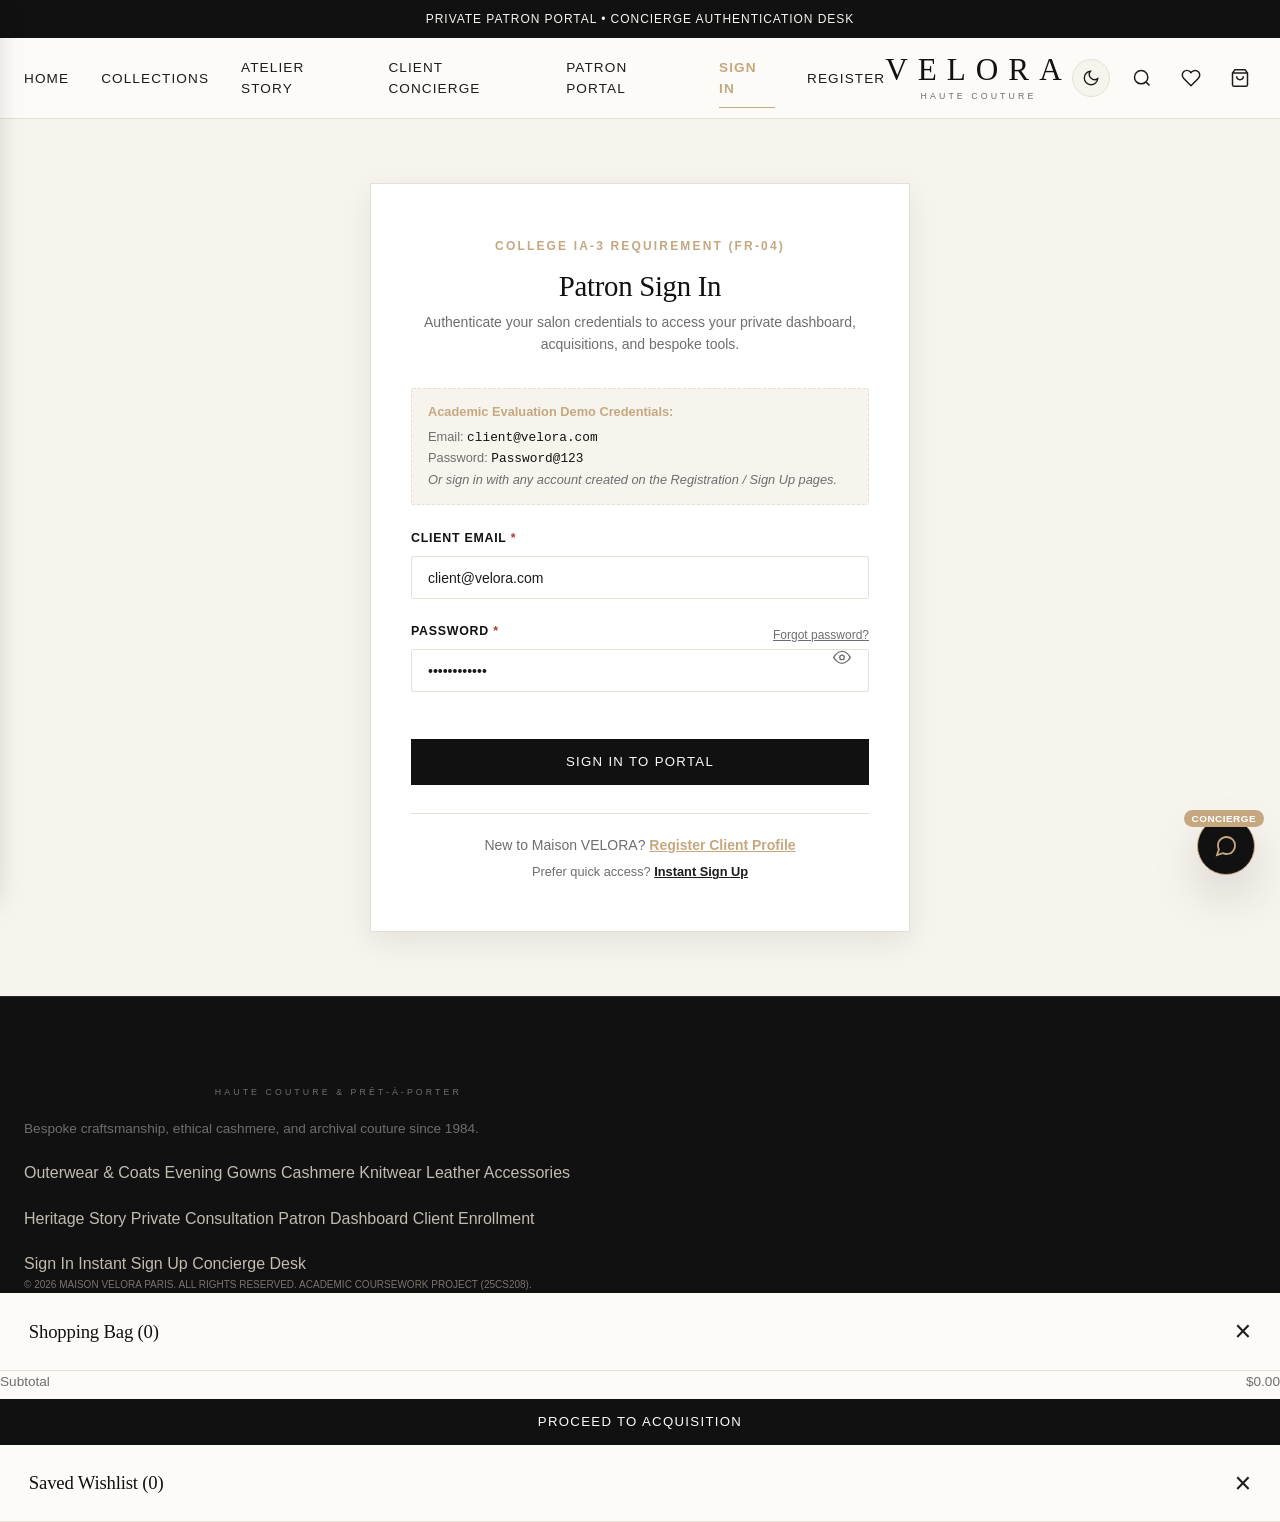
<file: signin.html>
<!DOCTYPE html>
<html lang="en">
<head>
  <meta charset="UTF-8" />
  <meta name="viewport" content="width=device-width, initial-scale=1.0" />
  <meta name="description" content="VELORA Patron Sign In - Access your private atelier client portal and orders." />
  <title>Sign In | VELORA Haute Couture</title>
  
  <!-- Favicon & Stylesheets -->
  <link rel="icon" type="image/svg+xml" href="images/logo.svg" />
  <link rel="stylesheet" href="css/styles.css" />
  <link rel="stylesheet" href="css/layout.css" />
  <script src="js/theme.js"></script>
</head>
<body>

  <!-- Top Announcement Bar -->
  <aside class="announcement-bar" role="region" aria-label="Announcement">
    <span>Private Patron Portal • Concierge Authentication Desk</span>
  </aside>

  <!-- Main Navigation Header -->
  <header class="main-header">
    <div class="container navbar">
      <!-- Mobile Hamburger Button -->
      <button class="hamburger-btn" id="hamburgerBtn" aria-label="Open Navigation Menu">
        <span></span>
        <span></span>
        <span></span>
      </button>

      <!-- Desktop Nav Links -->
      <nav class="nav-links" aria-label="Primary Navigation">
        <a href="index.html" class="nav-link">Home</a>
        <a href="shop.html" class="nav-link">Collections</a>
        <a href="about.html" class="nav-link">Atelier Story</a>
        <a href="contact.html" class="nav-link">Client Concierge</a>
        <a href="home.html" class="nav-link">Patron Portal</a>
        <a href="signin.html" class="nav-link active">Sign In</a>
        <a href="register.html" class="nav-link">Register</a>
      </nav>

      <!-- Brand Logo -->
      <a href="index.html" class="brand-logo" aria-label="VELORA Home">
        <span class="logo-text">VELORA</span>
        <span class="logo-sub">Haute Couture</span>
      </a>

      <!-- Action Icons (Theme Toggle, Search, Wishlist, Cart) -->
      <div class="nav-actions">
        <!-- Theme Toggle Button -->
        <button class="nav-icon-btn theme-toggle-btn" id="themeToggleBtn" aria-label="Toggle Theme" title="Toggle Theme">
          <svg class="icon-moon" width="20" height="20" viewBox="0 0 24 24" fill="none" stroke="currentColor" stroke-width="1.8">
            <path d="M21 12.79A9 9 0 1 1 11.21 3 7 7 0 0 0 21 12.79z"></path>
          </svg>
          <svg class="icon-sun" width="20" height="20" viewBox="0 0 24 24" fill="none" stroke="currentColor" stroke-width="1.8">
            <circle cx="12" cy="12" r="5"></circle>
            <line x1="12" y1="1" x2="12" y2="3"></line>
            <line x1="12" y1="21" x2="12" y2="23"></line>
            <line x1="4.22" y1="4.22" x2="5.64" y2="5.64"></line>
            <line x1="18.36" y1="18.36" x2="19.78" y2="19.78"></line>
            <line x1="1" y1="12" x2="3" y2="12"></line>
            <line x1="21" y1="12" x2="23" y2="12"></line>
            <line x1="4.22" y1="19.78" x2="5.64" y2="18.36"></line>
            <line x1="18.36" y1="5.64" x2="19.78" y2="4.22"></line>
          </svg>
        </button>

        <!-- Search Button -->
        <button class="nav-icon-btn" id="searchTriggerBtn" title="Search Creations" aria-label="Search">
          <svg width="20" height="20" viewBox="0 0 24 24" fill="none" stroke="currentColor" stroke-width="1.8">
            <circle cx="11" cy="11" r="8"></circle>
            <line x1="21" y1="21" x2="16.65" y2="16.65"></line>
          </svg>
        </button>

        <!-- Wishlist Button -->
        <button class="nav-icon-btn" id="wishlistTriggerBtn" title="Saved Wishlist" aria-label="Wishlist" onclick="VeloraWishlist.openWishlistDrawer()">
          <svg width="20" height="20" viewBox="0 0 24 24" fill="none" stroke="currentColor" stroke-width="1.8">
            <path d="M20.84 4.61a5.5 5.5 0 0 0-7.78 0L12 5.67l-1.06-1.06a5.5 5.5 0 0 0-7.78 7.78l1.06 1.06L12 21.23l7.78-7.78 1.06-1.06a5.5 5.5 0 0 0 0-7.78z"></path>
          </svg>
          <span class="badge-count" id="wishlistCountBadge" style="display:none;">0</span>
        </button>

        <!-- Shopping Cart Button -->
        <button class="nav-icon-btn" id="cartTriggerBtn" title="Shopping Bag" aria-label="Shopping Bag" onclick="VeloraCart.openCartDrawer()">
          <svg width="20" height="20" viewBox="0 0 24 24" fill="none" stroke="currentColor" stroke-width="1.8">
            <path d="M6 2L3 6v14a2 2 0 0 0 2 2h14a2 2 0 0 0 2-2V6l-3-4z"></path>
            <line x1="3" y1="6" x2="21" y2="6"></line>
            <path d="M16 10a4 4 0 0 1-8 0"></path>
          </svg>
          <span class="badge-count" id="cartCountBadge" style="display:none;">0</span>
        </button>
      </div>
    </div>
  </header>

  <!-- Mobile Navigation Drawer -->
  <aside class="mobile-nav-drawer" id="mobileNavDrawer" aria-label="Mobile Navigation">
    <div class="mobile-nav-header">
      <span class="logo-text" style="font-size:1.4rem;">VELORA</span>
      <button id="closeMobileNav" style="font-size:1.8rem; line-height:1;" aria-label="Close Mobile Menu">&times;</button>
    </div>
    <div class="mobile-links">
      <a href="index.html" class="mobile-link">Home</a>
      <a href="shop.html" class="mobile-link">Collections</a>
      <a href="about.html" class="mobile-link">Atelier Story</a>
      <a href="contact.html" class="mobile-link">Client Concierge</a>
      <a href="home.html" class="mobile-link">Patron Portal</a>
      <a href="signin.html" class="mobile-link active">Sign In</a>
      <a href="signup.html" class="mobile-link">Sign Up</a>
      <a href="register.html" class="mobile-link">Register Client</a>
    </div>
    <div style="margin-top:auto; padding-top:2rem; border-top:1px solid var(--color-border);">
      <small style="color:var(--color-text-muted); display:block; margin-bottom:0.8rem;">Private Client Desk: concierge@velora-couture.com</small>
      <button class="btn btn-dark btn-block btn-sm" onclick="window.VeloraChatbot.open()">Chat with Stylist</button>
    </div>
  </aside>

  <!-- Sign In Page Body (FR-04) -->
  <main class="auth-page">
    <div class="auth-card">
      <div class="auth-header">
        <span class="eyebrow">College IA-3 Requirement (FR-04)</span>
        <h2>Patron Sign In</h2>
        <p>Authenticate your salon credentials to access your private dashboard, acquisitions, and bespoke tools.</p>
      </div>

      <!-- Dynamic Error/Success Alert Banner (FR-04) -->
      <div class="alert-banner" id="signinStatusBanner" role="alert"></div>

      <!-- Demo Credentials Helper Callout -->
      <div style="background:var(--color-surface); border:1px dashed var(--color-border); padding:0.85rem 1rem; margin-bottom:1.5rem; font-size:0.8rem; color:var(--color-text-muted); border-radius:2px;">
        <strong style="color:var(--color-gold); display:block; margin-bottom:0.25rem;">Academic Evaluation Demo Credentials:</strong>
        Email: <code style="color:var(--color-heading); font-family:var(--font-mono);">client@velora.com</code><br/>
        Password: <code style="color:var(--color-heading); font-family:var(--font-mono);">Password@123</code><br/>
        <em>Or sign in with any account created on the Registration / Sign Up pages.</em>
      </div>

      <form id="signinForm" novalidate>
        <!-- Email Input -->
        <div class="form-group">
          <label for="signinEmail">Client Email <span style="color:var(--color-danger)">*</span></label>
          <input 
            type="email" 
            id="signinEmail" 
            name="signinEmail" 
            placeholder="client@velora.com" 
            value="client@velora.com"
            autocomplete="email"
            required 
          />
        </div>

        <!-- Password Input with Toggle Eye Button (FR-04) -->
        <div class="form-group">
          <div style="display:flex; justify-content:space-between; align-items:center;">
            <label for="signinPassword">Password <span style="color:var(--color-danger)">*</span></label>
            <a href="contact.html" style="font-size:0.75rem; color:var(--color-text-muted); text-decoration:underline;">Forgot password?</a>
          </div>
          <div class="password-field-wrapper">
            <input 
              type="password" 
              id="signinPassword" 
              name="signinPassword" 
              placeholder="••••••••••••" 
              value="Password@123"
              autocomplete="current-password"
              required 
            />
            <button 
              type="button" 
              class="toggle-password-btn" 
              data-target="signinPassword" 
              aria-label="Show password" 
              title="Toggle Password Visibility"
            >
              <svg width="18" height="18" viewBox="0 0 24 24" fill="none" stroke="currentColor" stroke-width="1.8">
                <path d="M1 12s4-8 11-8 11 8 11 8-4 8-11 8-11-8-11-8z"></path>
                <circle cx="12" cy="12" r="3"></circle>
              </svg>
            </button>
          </div>
        </div>

        <!-- Sign In Submit Button -->
        <button type="submit" class="btn btn-dark btn-block" id="signinSubmitBtn" style="margin-top:1.5rem;">
          Sign In to Portal
        </button>
      </form>

      <div class="auth-footer">
        <p style="font-size:0.875rem;">New to Maison VELORA? <a href="register.html" style="color:var(--color-gold); font-weight:600; text-decoration:underline;">Register Client Profile</a></p>
        <p style="font-size:0.8rem; margin-top:0.4rem; color:var(--color-text-muted);">Prefer quick access? <a href="signup.html" style="color:var(--color-text-main); text-decoration:underline;">Instant Sign Up</a></p>
      </div>
    </div>
  </main>

  <!-- Global Footer -->
  <footer class="main-footer">
    <div class="container footer-grid">
      <div class="footer-col brand-col">
        <span class="logo-text">VELORA</span>
        <span class="logo-sub">Haute Couture &amp; Prêt-à-Porter</span>
        <p style="margin-top: 1rem; font-size: 0.85rem; color: var(--color-text-muted);">
          Bespoke craftsmanship, ethical cashmere, and archival couture since 1984.
        </p>
      </div>
      <div class="footer-col">
        <h4>Salons</h4>
        <a href="shop.html?category=outerwear" class="footer-link">Outerwear &amp; Coats</a>
        <a href="shop.html?category=dresses" class="footer-link">Evening Gowns</a>
        <a href="shop.html?category=knitwear" class="footer-link">Cashmere Knitwear</a>
        <a href="shop.html?category=accessories" class="footer-link">Leather Accessories</a>
      </div>
      <div class="footer-col">
        <h4>Atelier</h4>
        <a href="about.html" class="footer-link">Heritage Story</a>
        <a href="contact.html" class="footer-link">Private Consultation</a>
        <a href="home.html" class="footer-link">Patron Dashboard</a>
        <a href="register.html" class="footer-link">Client Enrollment</a>
      </div>
      <div class="footer-col">
        <h4>Client Services</h4>
        <a href="signin.html" class="footer-link">Sign In</a>
        <a href="signup.html" class="footer-link">Instant Sign Up</a>
        <a href="contact.html" class="footer-link">Concierge Desk</a>
      </div>
    </div>
    <div class="container footer-bottom">
      <small>&copy; 2026 MAISON VELORA PARIS. ALL RIGHTS RESERVED. ACADEMIC COURSEWORK PROJECT (25CS208).</small>
    </div>
  </footer>

  <!-- Drawer / Modal Elements (Cart & Wishlist) -->
  <div class="drawer-overlay" id="drawerOverlay"></div>
  <aside class="cart-drawer" id="cartDrawer" aria-label="Shopping Bag">
    <div class="drawer-header">
      <h3>Shopping Bag (<span id="cartDrawerCount">0</span>)</h3>
      <button class="drawer-close-btn" id="closeCartDrawer" aria-label="Close Shopping Bag">&times;</button>
    </div>
    <div class="cart-items-list" id="cartItemsList"></div>
    <div class="cart-drawer-footer" id="cartDrawerFooter">
      <div class="cart-summary-line">
        <span>Subtotal</span>
        <span id="cartSubtotal">$0.00</span>
      </div>
      <button class="btn btn-dark btn-block" id="proceedToCheckoutBtn" onclick="VeloraCart.openCheckoutModal()">Proceed to Acquisition</button>
    </div>
  </aside>

  <aside class="wishlist-drawer" id="wishlistDrawer" aria-label="Saved Wishlist">
    <div class="drawer-header">
      <h3>Saved Wishlist (<span id="wishlistDrawerCount">0</span>)</h3>
      <button class="drawer-close-btn" id="closeWishlistDrawer" aria-label="Close Wishlist">&times;</button>
    </div>
    <div class="wishlist-items-list" id="wishlistItemsList"></div>
  </aside>

  <!-- Checkout Modal -->
  <div class="modal-backdrop" id="checkoutModal" role="dialog" aria-modal="true" aria-labelledby="checkoutModalTitle">
    <div class="modal-dialog" style="max-width: 920px;" id="checkoutModalBody">
      <button class="modal-close-btn" id="closeCheckoutModal" aria-label="Close Checkout">&times;</button>
      <div class="checkout-modal-layout" id="checkoutFormView">
        <div class="checkout-form-panel">
          <span class="eyebrow">Atelier Dispatch</span>
          <h2 id="checkoutModalTitle" style="font-size:1.6rem; margin-bottom:1.5rem;">Client &amp; Shipping Details</h2>
          <form id="veloraCheckoutForm">
            <div class="form-group-row">
              <div class="form-group">
                <label>First Name</label>
                <input type="text" id="checkoutName" required placeholder="Elena" value="Eleanor" />
              </div>
              <div class="form-group">
                <label>Last Name</label>
                <input type="text" required placeholder="Vance" value="Vance" />
              </div>
            </div>
            <div class="form-group">
              <label>Email for Dispatch Notice</label>
              <input type="email" id="checkoutEmail" required placeholder="client@domain.com" value="eleanor.vance@couture.com" />
            </div>
            <div class="form-group">
              <label>Delivery Address</label>
              <input type="text" required placeholder="Avenue Montaigne, 75008" value="742 Evergreen Terrace, Suite 400" />
            </div>
            <div class="form-group-row">
              <div class="form-group">
                <label>City</label>
                <input type="text" required value="New York" />
              </div>
              <div class="form-group">
                <label>Country / Region</label>
                <select required>
                  <option value="US">United States</option>
                  <option value="FR">France</option>
                  <option value="IT">Italy</option>
                  <option value="UK">United Kingdom</option>
                  <option value="JP">Japan</option>
                </select>
              </div>
            </div>
            <button type="submit" class="btn btn-dark btn-block" style="margin-top:1.5rem;">Place Atelier Acquisition</button>
          </form>
        </div>
        <div class="checkout-summary-panel">
          <h3 style="font-size:1.2rem; margin-bottom:1.2rem;">Acquisition Summary</h3>
          <div id="checkoutSummaryItems" style="max-height: 240px; overflow-y: auto; margin-bottom: 1.5rem;"></div>
          <div id="checkoutSummaryTotals"></div>
        </div>
      </div>
      <div id="checkoutSuccessView" style="display:none;"></div>
    </div>
  </div>

  <!-- Search Modal -->
  <div class="modal-backdrop" id="searchModal" role="dialog" aria-modal="true" aria-label="Search Catalog">
    <div class="search-modal-box">
      <div class="search-input-header">
        <input type="text" id="globalSearchInput" placeholder="Search creations by fabric, silhouette, or name..." autocomplete="off" />
        <button id="closeSearchModal" style="color:#FFF; font-size:2rem; line-height:1; margin-left:1rem;" aria-label="Close Search">&times;</button>
      </div>
      <div class="search-results-tray" id="searchResultsTray"></div>
    </div>
  </div>

  <!-- Toast Notification Container -->
  <div class="toast-container" id="toastContainer"></div>

  <!-- Scripts (Pure Vanilla JavaScript) -->
  <script src="js/products.js"></script>
  <script src="js/cart.js"></script>
  <script src="js/chatbot.js"></script>
  <script src="js/validation.js"></script>
  <script src="js/script.js"></script>
</body>
</html>
</file>
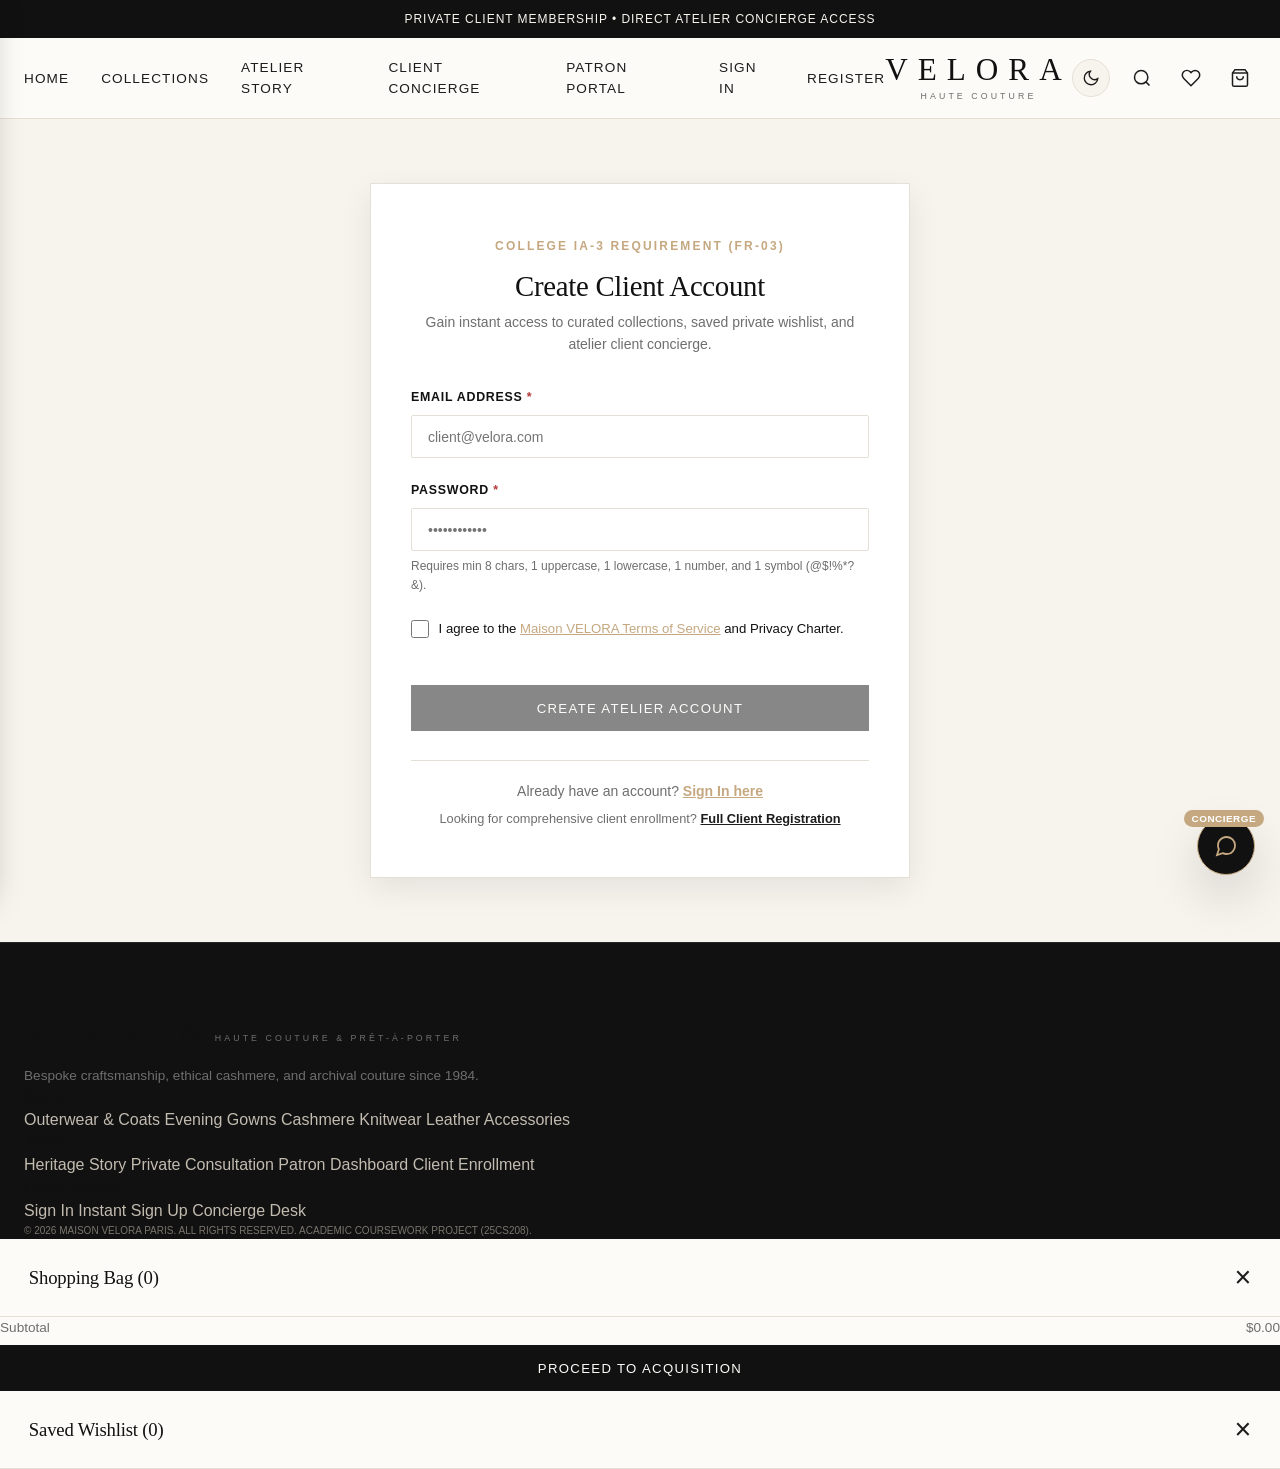
<file: signup.html>
<!DOCTYPE html>
<html lang="en">
<head>
  <meta charset="UTF-8" />
  <meta name="viewport" content="width=device-width, initial-scale=1.0" />
  <meta name="description" content="VELORA Simplified Sign Up - Create your Maison VELORA client account." />
  <title>Sign Up | VELORA Haute Couture</title>
  
  <!-- Favicon & Stylesheets -->
  <link rel="icon" type="image/svg+xml" href="images/logo.svg" />
  <link rel="stylesheet" href="css/styles.css" />
  <link rel="stylesheet" href="css/layout.css" />
  <script src="js/theme.js"></script>
</head>
<body>

  <!-- Top Announcement Bar -->
  <aside class="announcement-bar" role="region" aria-label="Announcement">
    <span>Private Client Membership • Direct Atelier Concierge Access</span>
  </aside>

  <!-- Main Navigation Header -->
  <header class="main-header">
    <div class="container navbar">
      <!-- Mobile Hamburger Button -->
      <button class="hamburger-btn" id="hamburgerBtn" aria-label="Open Navigation Menu">
        <span></span>
        <span></span>
        <span></span>
      </button>

      <!-- Desktop Nav Links -->
      <nav class="nav-links" aria-label="Primary Navigation">
        <a href="index.html" class="nav-link">Home</a>
        <a href="shop.html" class="nav-link">Collections</a>
        <a href="about.html" class="nav-link">Atelier Story</a>
        <a href="contact.html" class="nav-link">Client Concierge</a>
        <a href="home.html" class="nav-link">Patron Portal</a>
        <a href="signin.html" class="nav-link">Sign In</a>
        <a href="register.html" class="nav-link">Register</a>
      </nav>

      <!-- Brand Logo -->
      <a href="index.html" class="brand-logo" aria-label="VELORA Home">
        <span class="logo-text">VELORA</span>
        <span class="logo-sub">Haute Couture</span>
      </a>

      <!-- Action Icons (Theme Toggle, Search, Wishlist, Cart) -->
      <div class="nav-actions">
        <!-- Theme Toggle Button -->
        <button class="nav-icon-btn theme-toggle-btn" id="themeToggleBtn" aria-label="Toggle Theme" title="Toggle Theme">
          <svg class="icon-moon" width="20" height="20" viewBox="0 0 24 24" fill="none" stroke="currentColor" stroke-width="1.8">
            <path d="M21 12.79A9 9 0 1 1 11.21 3 7 7 0 0 0 21 12.79z"></path>
          </svg>
          <svg class="icon-sun" width="20" height="20" viewBox="0 0 24 24" fill="none" stroke="currentColor" stroke-width="1.8">
            <circle cx="12" cy="12" r="5"></circle>
            <line x1="12" y1="1" x2="12" y2="3"></line>
            <line x1="12" y1="21" x2="12" y2="23"></line>
            <line x1="4.22" y1="4.22" x2="5.64" y2="5.64"></line>
            <line x1="18.36" y1="18.36" x2="19.78" y2="19.78"></line>
            <line x1="1" y1="12" x2="3" y2="12"></line>
            <line x1="21" y1="12" x2="23" y2="12"></line>
            <line x1="4.22" y1="19.78" x2="5.64" y2="18.36"></line>
            <line x1="18.36" y1="5.64" x2="19.78" y2="4.22"></line>
          </svg>
        </button>

        <!-- Search Button -->
        <button class="nav-icon-btn" id="searchTriggerBtn" title="Search Creations" aria-label="Search">
          <svg width="20" height="20" viewBox="0 0 24 24" fill="none" stroke="currentColor" stroke-width="1.8">
            <circle cx="11" cy="11" r="8"></circle>
            <line x1="21" y1="21" x2="16.65" y2="16.65"></line>
          </svg>
        </button>

        <!-- Wishlist Button -->
        <button class="nav-icon-btn" id="wishlistTriggerBtn" title="Saved Wishlist" aria-label="Wishlist" onclick="VeloraWishlist.openWishlistDrawer()">
          <svg width="20" height="20" viewBox="0 0 24 24" fill="none" stroke="currentColor" stroke-width="1.8">
            <path d="M20.84 4.61a5.5 5.5 0 0 0-7.78 0L12 5.67l-1.06-1.06a5.5 5.5 0 0 0-7.78 7.78l1.06 1.06L12 21.23l7.78-7.78 1.06-1.06a5.5 5.5 0 0 0 0-7.78z"></path>
          </svg>
          <span class="badge-count" id="wishlistCountBadge" style="display:none;">0</span>
        </button>

        <!-- Shopping Cart Button -->
        <button class="nav-icon-btn" id="cartTriggerBtn" title="Shopping Bag" aria-label="Shopping Bag" onclick="VeloraCart.openCartDrawer()">
          <svg width="20" height="20" viewBox="0 0 24 24" fill="none" stroke="currentColor" stroke-width="1.8">
            <path d="M6 2L3 6v14a2 2 0 0 0 2 2h14a2 2 0 0 0 2-2V6l-3-4z"></path>
            <line x1="3" y1="6" x2="21" y2="6"></line>
            <path d="M16 10a4 4 0 0 1-8 0"></path>
          </svg>
          <span class="badge-count" id="cartCountBadge" style="display:none;">0</span>
        </button>
      </div>
    </div>
  </header>

  <!-- Mobile Navigation Drawer -->
  <aside class="mobile-nav-drawer" id="mobileNavDrawer" aria-label="Mobile Navigation">
    <div class="mobile-nav-header">
      <span class="logo-text" style="font-size:1.4rem;">VELORA</span>
      <button id="closeMobileNav" style="font-size:1.8rem; line-height:1;" aria-label="Close Mobile Menu">&times;</button>
    </div>
    <div class="mobile-links">
      <a href="index.html" class="mobile-link">Home</a>
      <a href="shop.html" class="mobile-link">Collections</a>
      <a href="about.html" class="mobile-link">Atelier Story</a>
      <a href="contact.html" class="mobile-link">Client Concierge</a>
      <a href="home.html" class="mobile-link">Patron Portal</a>
      <a href="signin.html" class="mobile-link">Sign In</a>
      <a href="signup.html" class="mobile-link active">Sign Up</a>
      <a href="register.html" class="mobile-link">Register Client</a>
    </div>
    <div style="margin-top:auto; padding-top:2rem; border-top:1px solid var(--color-border);">
      <small style="color:var(--color-text-muted); display:block; margin-bottom:0.8rem;">Private Client Desk: concierge@velora-couture.com</small>
      <button class="btn btn-dark btn-block btn-sm" onclick="window.VeloraChatbot.open()">Chat with Stylist</button>
    </div>
  </aside>

  <!-- Simplified Sign Up Page Body (FR-03) -->
  <main class="auth-page">
    <div class="auth-card">
      <div class="auth-header">
        <span class="eyebrow">College IA-3 Requirement (FR-03)</span>
        <h2>Create Client Account</h2>
        <p>Gain instant access to curated collections, saved private wishlist, and atelier client concierge.</p>
      </div>

      <!-- Alert Banner -->
      <div class="alert-banner" id="signupStatusBanner" role="alert"></div>

      <form id="signupForm" novalidate>
        <!-- Email Field -->
        <div class="form-group">
          <label for="signupEmail">Email Address <span style="color:var(--color-danger)">*</span></label>
          <input 
            type="email" 
            id="signupEmail" 
            name="signupEmail" 
            placeholder="client@velora.com" 
            autocomplete="email"
            required 
          />
          <span class="error-msg"></span>
        </div>

        <!-- Password Field -->
        <div class="form-group">
          <label for="signupPassword">Password <span style="color:var(--color-danger)">*</span></label>
          <input 
            type="password" 
            id="signupPassword" 
            name="signupPassword" 
            placeholder="••••••••••••" 
            autocomplete="new-password"
            required 
          />
          <span class="error-msg"></span>
          <small class="form-hint" style="color:var(--color-text-muted); font-size:0.75rem;">Requires min 8 chars, 1 uppercase, 1 lowercase, 1 number, and 1 symbol (@$!%*?&).</small>
        </div>

        <!-- Terms of Service Checkbox -->
        <div class="form-group" style="margin-top:1.2rem;">
          <label style="display:flex; align-items:flex-start; gap:0.6rem; cursor:pointer; font-size:0.825rem; font-weight:normal; text-transform:none; letter-spacing:normal;">
            <input type="checkbox" id="tosCheck" name="tosCheck" required style="width:18px; height:18px; accent-color:var(--color-gold); margin-top:2px;" />
            <span>I agree to the <a href="about.html" style="color:var(--color-gold); text-decoration:underline;">Maison VELORA Terms of Service</a> and Privacy Charter.</span>
          </label>
        </div>

        <!-- Submit Button (Disabled until email & password valid AND tosCheck ticked) -->
        <button type="submit" class="btn btn-dark btn-block" id="signupSubmitBtn" disabled style="margin-top:1.5rem;">
          Create Atelier Account
        </button>
      </form>

      <div class="auth-footer">
        <p style="font-size:0.875rem;">Already have an account? <a href="signin.html" style="color:var(--color-gold); font-weight:600; text-decoration:underline;">Sign In here</a></p>
        <p style="font-size:0.8rem; margin-top:0.4rem; color:var(--color-text-muted);">Looking for comprehensive client enrollment? <a href="register.html" style="color:var(--color-text-main); text-decoration:underline;">Full Client Registration</a></p>
      </div>
    </div>
  </main>

  <!-- Global Footer -->
  <footer class="main-footer">
    <div class="container footer-grid">
      <div class="footer-col brand-col">
        <span class="logo-text">VELORA</span>
        <span class="logo-sub">Haute Couture &amp; Prêt-à-Porter</span>
        <p style="margin-top: 1rem; font-size: 0.85rem; color: var(--color-text-muted);">
          Bespoke craftsmanship, ethical cashmere, and archival couture since 1984.
        </p>
      </div>
      <div class="footer-col">
        <h4>Salons</h4>
        <a href="shop.html?category=outerwear" class="footer-link">Outerwear &amp; Coats</a>
        <a href="shop.html?category=dresses" class="footer-link">Evening Gowns</a>
        <a href="shop.html?category=knitwear" class="footer-link">Cashmere Knitwear</a>
        <a href="shop.html?category=accessories" class="footer-link">Leather Accessories</a>
      </div>
      <div class="footer-col">
        <h4>Atelier</h4>
        <a href="about.html" class="footer-link">Heritage Story</a>
        <a href="contact.html" class="footer-link">Private Consultation</a>
        <a href="home.html" class="footer-link">Patron Dashboard</a>
        <a href="register.html" class="footer-link">Client Enrollment</a>
      </div>
      <div class="footer-col">
        <h4>Client Services</h4>
        <a href="signin.html" class="footer-link">Sign In</a>
        <a href="signup.html" class="footer-link">Instant Sign Up</a>
        <a href="contact.html" class="footer-link">Concierge Desk</a>
      </div>
    </div>
    <div class="container footer-bottom">
      <small>&copy; 2026 MAISON VELORA PARIS. ALL RIGHTS RESERVED. ACADEMIC COURSEWORK PROJECT (25CS208).</small>
    </div>
  </footer>

  <!-- Drawer / Modal Elements (Cart & Wishlist) -->
  <div class="drawer-overlay" id="drawerOverlay"></div>
  <aside class="cart-drawer" id="cartDrawer" aria-label="Shopping Bag">
    <div class="drawer-header">
      <h3>Shopping Bag (<span id="cartDrawerCount">0</span>)</h3>
      <button class="drawer-close-btn" id="closeCartDrawer" aria-label="Close Shopping Bag">&times;</button>
    </div>
    <div class="cart-items-list" id="cartItemsList"></div>
    <div class="cart-drawer-footer" id="cartDrawerFooter">
      <div class="cart-summary-line">
        <span>Subtotal</span>
        <span id="cartSubtotal">$0.00</span>
      </div>
      <button class="btn btn-dark btn-block" id="proceedToCheckoutBtn" onclick="VeloraCart.openCheckoutModal()">Proceed to Acquisition</button>
    </div>
  </aside>

  <aside class="wishlist-drawer" id="wishlistDrawer" aria-label="Saved Wishlist">
    <div class="drawer-header">
      <h3>Saved Wishlist (<span id="wishlistDrawerCount">0</span>)</h3>
      <button class="drawer-close-btn" id="closeWishlistDrawer" aria-label="Close Wishlist">&times;</button>
    </div>
    <div class="wishlist-items-list" id="wishlistItemsList"></div>
  </aside>

  <!-- Checkout Modal -->
  <div class="modal-backdrop" id="checkoutModal" role="dialog" aria-modal="true" aria-labelledby="checkoutModalTitle">
    <div class="modal-dialog" style="max-width: 920px;" id="checkoutModalBody">
      <button class="modal-close-btn" id="closeCheckoutModal" aria-label="Close Checkout">&times;</button>
      <div class="checkout-modal-layout" id="checkoutFormView">
        <div class="checkout-form-panel">
          <span class="eyebrow">Atelier Dispatch</span>
          <h2 id="checkoutModalTitle" style="font-size:1.6rem; margin-bottom:1.5rem;">Client &amp; Shipping Details</h2>
          <form id="veloraCheckoutForm">
            <div class="form-group-row">
              <div class="form-group">
                <label>First Name</label>
                <input type="text" id="checkoutName" required placeholder="Elena" value="Eleanor" />
              </div>
              <div class="form-group">
                <label>Last Name</label>
                <input type="text" required placeholder="Vance" value="Vance" />
              </div>
            </div>
            <div class="form-group">
              <label>Email for Dispatch Notice</label>
              <input type="email" id="checkoutEmail" required placeholder="client@domain.com" value="eleanor.vance@couture.com" />
            </div>
            <div class="form-group">
              <label>Delivery Address</label>
              <input type="text" required placeholder="Avenue Montaigne, 75008" value="742 Evergreen Terrace, Suite 400" />
            </div>
            <div class="form-group-row">
              <div class="form-group">
                <label>City</label>
                <input type="text" required value="New York" />
              </div>
              <div class="form-group">
                <label>Country / Region</label>
                <select required>
                  <option value="US">United States</option>
                  <option value="FR">France</option>
                  <option value="IT">Italy</option>
                  <option value="UK">United Kingdom</option>
                  <option value="JP">Japan</option>
                </select>
              </div>
            </div>
            <button type="submit" class="btn btn-dark btn-block" style="margin-top:1.5rem;">Place Atelier Acquisition</button>
          </form>
        </div>
        <div class="checkout-summary-panel">
          <h3 style="font-size:1.2rem; margin-bottom:1.2rem;">Acquisition Summary</h3>
          <div id="checkoutSummaryItems" style="max-height: 240px; overflow-y: auto; margin-bottom: 1.5rem;"></div>
          <div id="checkoutSummaryTotals"></div>
        </div>
      </div>
      <div id="checkoutSuccessView" style="display:none;"></div>
    </div>
  </div>

  <!-- Search Modal -->
  <div class="modal-backdrop" id="searchModal" role="dialog" aria-modal="true" aria-label="Search Catalog">
    <div class="search-modal-box">
      <div class="search-input-header">
        <input type="text" id="globalSearchInput" placeholder="Search creations by fabric, silhouette, or name..." autocomplete="off" />
        <button id="closeSearchModal" style="color:#FFF; font-size:2rem; line-height:1; margin-left:1rem;" aria-label="Close Search">&times;</button>
      </div>
      <div class="search-results-tray" id="searchResultsTray"></div>
    </div>
  </div>

  <!-- Toast Notification Container -->
  <div class="toast-container" id="toastContainer"></div>

  <!-- Scripts (Pure Vanilla JavaScript) -->
  <script src="js/products.js"></script>
  <script src="js/cart.js"></script>
  <script src="js/chatbot.js"></script>
  <script src="js/validation.js"></script>
  <script src="js/script.js"></script>
</body>
</html>
</file>
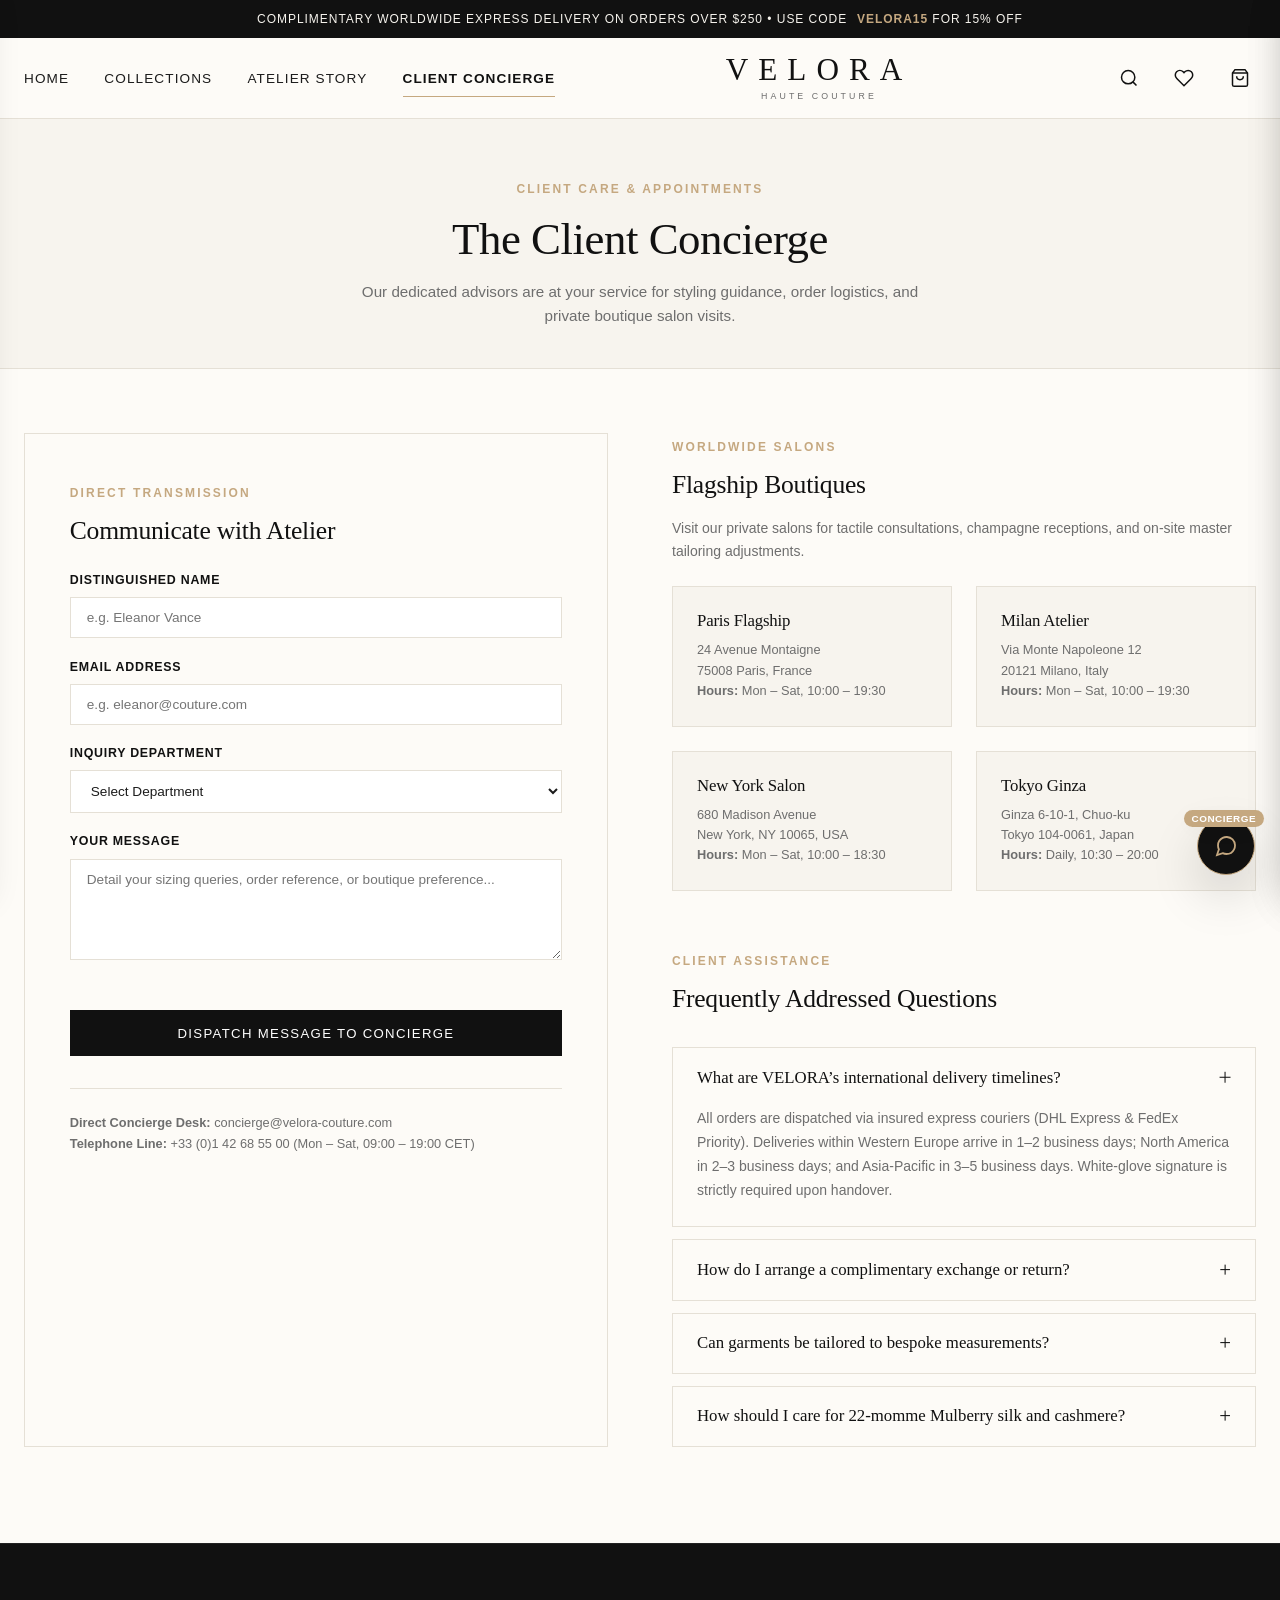
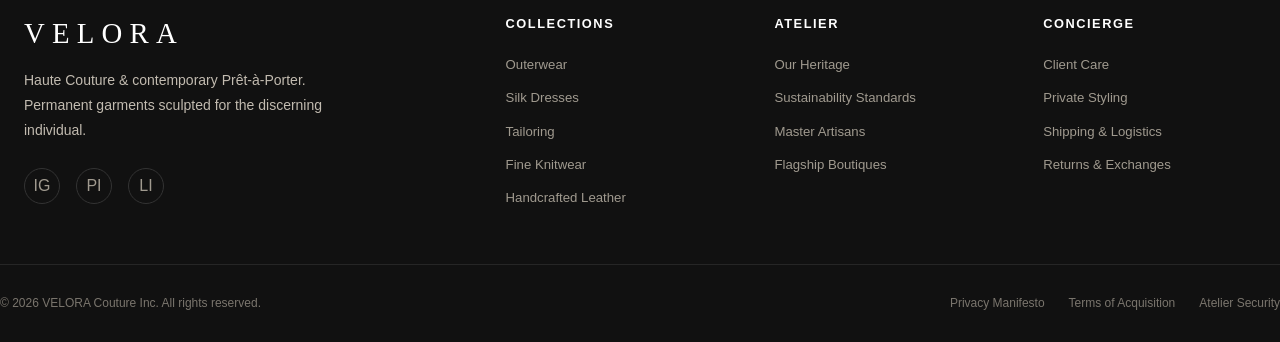
<file: html/contact.html>
<!DOCTYPE html>
<html lang="en">
<head>
  <meta charset="UTF-8" />
  <meta name="viewport" content="width=device-width, initial-scale=1.0" />
  <meta name="description" content="Contact the VELORA Client Concierge. Inquire about private styling appointments, order tracking, bespoke tailoring, and boutique visits." />
  <title>Client Concierge &amp; Boutiques | VELORA Haute Couture</title>
  
  <!-- Favicon & Stylesheet -->
  <link rel="icon" type="image/svg+xml" href="../images/logo.svg" />
  <link rel="stylesheet" href="../css/style.css" />
</head>
<body>

  <!-- Top Announcement Bar -->
  <aside class="announcement-bar" role="region" aria-label="Announcement">
    <span>Complimentary Worldwide Express Delivery on orders over $250 • Use code <strong>VELORA15</strong> for 15% off</span>
  </aside>

  <!-- Main Navigation Header -->
  <header class="main-header">
    <div class="container navbar">
      <!-- Mobile Hamburger Button -->
      <button class="hamburger-btn" id="hamburgerBtn" aria-label="Open Navigation Menu">
        <span></span>
        <span></span>
        <span></span>
      </button>

      <!-- Desktop Nav Links -->
      <nav class="nav-links" aria-label="Primary Navigation">
        <a href="index.html" class="nav-link">Home</a>
        <a href="shop.html" class="nav-link">Collections</a>
        <a href="about.html" class="nav-link">Atelier Story</a>
        <a href="contact.html" class="nav-link active">Client Concierge</a>
      </nav>

      <!-- Brand Logo -->
      <a href="index.html" class="brand-logo" aria-label="VELORA Home">
        <span class="logo-text">VELORA</span>
        <span class="logo-sub">Haute Couture</span>
      </a>

      <!-- Action Icons (Search, Wishlist, Cart) -->
      <div class="nav-actions">
        <!-- Search Button -->
        <button class="nav-icon-btn" id="searchTriggerBtn" title="Search Creations" aria-label="Search">
          <svg width="20" height="20" viewBox="0 0 24 24" fill="none" stroke="currentColor" stroke-width="1.8">
            <circle cx="11" cy="11" r="8"></circle>
            <line x1="21" y1="21" x2="16.65" y2="16.65"></line>
          </svg>
        </button>

        <!-- Wishlist Button -->
        <button class="nav-icon-btn" id="wishlistTriggerBtn" title="Saved Wishlist" aria-label="Wishlist" onclick="VeloraWishlist.openWishlistDrawer()">
          <svg width="20" height="20" viewBox="0 0 24 24" fill="none" stroke="currentColor" stroke-width="1.8">
            <path d="M20.84 4.61a5.5 5.5 0 0 0-7.78 0L12 5.67l-1.06-1.06a5.5 5.5 0 0 0-7.78 7.78l1.06 1.06L12 21.23l7.78-7.78 1.06-1.06a5.5 5.5 0 0 0 0-7.78z"></path>
          </svg>
          <span class="badge-count" id="wishlistCountBadge" style="display:none;">0</span>
        </button>

        <!-- Shopping Cart Button -->
        <button class="nav-icon-btn" id="cartTriggerBtn" title="Shopping Bag" aria-label="Shopping Bag" onclick="VeloraCart.openCartDrawer()">
          <svg width="20" height="20" viewBox="0 0 24 24" fill="none" stroke="currentColor" stroke-width="1.8">
            <path d="M6 2L3 6v14a2 2 0 0 0 2 2h14a2 2 0 0 0 2-2V6l-3-4z"></path>
            <line x1="3" y1="6" x2="21" y2="6"></line>
            <path d="M16 10a4 4 0 0 1-8 0"></path>
          </svg>
          <span class="badge-count" id="cartCountBadge" style="display:none;">0</span>
        </button>
      </div>
    </div>
  </header>

  <!-- Mobile Navigation Drawer -->
  <aside class="mobile-nav-drawer" id="mobileNavDrawer" aria-label="Mobile Navigation">
    <div class="mobile-nav-header">
      <span class="logo-text" style="font-size:1.4rem;">VELORA</span>
      <button id="closeMobileNav" style="font-size:1.8rem; line-height:1;">&times;</button>
    </div>
    <div class="mobile-links">
      <a href="index.html" class="mobile-link">Home</a>
      <a href="shop.html" class="mobile-link">Collections</a>
      <a href="about.html" class="mobile-link">Atelier Story</a>
      <a href="contact.html" class="mobile-link">Client Concierge</a>
    </div>
    <div style="margin-top:auto; padding-top:2rem; border-top:1px solid var(--color-border);">
      <small style="color:var(--color-text-muted); display:block; margin-bottom:0.8rem;">Private Client Desk: concierge@velora-couture.com</small>
      <button class="btn btn-dark btn-block btn-sm" onclick="window.VeloraChatbot.open()">Chat with Stylist</button>
    </div>
  </aside>

  <!-- Contact Page Header -->
  <section class="shop-page-header">
    <div class="container">
      <span class="eyebrow">Client Care &amp; Appointments</span>
      <h1 class="section-title">The Client Concierge</h1>
      <p class="section-desc" style="max-width: 600px; margin: 0 auto;">
        Our dedicated advisors are at your service for styling guidance, order logistics, and private boutique salon visits.
      </p>
    </div>
  </section>

  <!-- Contact Content Layout -->
  <div class="container">
    <div class="contact-layout">

      <!-- Form Panel -->
      <div class="contact-card-box">
        <span class="eyebrow">Direct Transmission</span>
        <h2 style="font-size:1.6rem; margin-bottom:1.5rem;">Communicate with Atelier</h2>

        <div id="contactFormStatus" class="contact-form-message"></div>

        <form id="contactForm" novalidate>
          <div class="form-group">
            <label for="contactName">Distinguished Name</label>
            <input type="text" id="contactName" placeholder="e.g. Eleanor Vance" required />
          </div>

          <div class="form-group">
            <label for="contactEmail">Email Address</label>
            <input type="email" id="contactEmail" placeholder="e.g. eleanor@couture.com" required />
          </div>

          <div class="form-group">
            <label for="contactSubject">Inquiry Department</label>
            <select id="contactSubject" required>
              <option value="" disabled selected>Select Department</option>
              <option value="Private Styling">Private Styling &amp; Wardrobe Consultation</option>
              <option value="Order Logistics">Order Logistics &amp; Courier Tracking</option>
              <option value="Bespoke Fitting">Bespoke Fitting / Made-to-Measure Inquiry</option>
              <option value="Returns">Returns &amp; Complimentary Exchanges</option>
              <option value="Press">Press &amp; Editorial Liaison</option>
            </select>
          </div>

          <div class="form-group">
            <label for="contactMessage">Your Message</label>
            <textarea id="contactMessage" rows="5" placeholder="Detail your sizing queries, order reference, or boutique preference..." required></textarea>
          </div>

          <button type="submit" class="btn btn-dark btn-block" style="margin-top:1.5rem;">
            Dispatch Message to Concierge
          </button>
        </form>

        <div style="margin-top:2rem; padding-top:1.5rem; border-top:1px solid var(--color-border); font-size:0.8rem; color:var(--color-text-muted);">
          <p><strong>Direct Concierge Desk:</strong> concierge@velora-couture.com</p>
          <p><strong>Telephone Line:</strong> +33 (0)1 42 68 55 00 (Mon – Sat, 09:00 – 19:00 CET)</p>
        </div>
      </div>

      <!-- Right Column: Boutiques & FAQ -->
      <div>
        <span class="eyebrow">Worldwide Salons</span>
        <h2 style="font-size:1.6rem; margin-bottom:1rem;">Flagship Boutiques</h2>
        <p style="color:var(--color-text-muted); font-size:0.875rem;">
          Visit our private salons for tactile consultations, champagne receptions, and on-site master tailoring adjustments.
        </p>

        <div class="boutiques-grid">
          <div class="boutique-card">
            <h5>Paris Flagship</h5>
            <p>
              24 Avenue Montaigne<br />
              75008 Paris, France<br />
              <strong>Hours:</strong> Mon – Sat, 10:00 – 19:30
            </p>
          </div>

          <div class="boutique-card">
            <h5>Milan Atelier</h5>
            <p>
              Via Monte Napoleone 12<br />
              20121 Milano, Italy<br />
              <strong>Hours:</strong> Mon – Sat, 10:00 – 19:30
            </p>
          </div>

          <div class="boutique-card">
            <h5>New York Salon</h5>
            <p>
              680 Madison Avenue<br />
              New York, NY 10065, USA<br />
              <strong>Hours:</strong> Mon – Sat, 10:00 – 18:30
            </p>
          </div>

          <div class="boutique-card">
            <h5>Tokyo Ginza</h5>
            <p>
              Ginza 6-10-1, Chuo-ku<br />
              Tokyo 104-0061, Japan<br />
              <strong>Hours:</strong> Daily, 10:30 – 20:00
            </p>
          </div>
        </div>

        <!-- FAQ Accordion -->
        <div style="margin-top:3.5rem;">
          <span class="eyebrow">Client Assistance</span>
          <h2 style="font-size:1.6rem; margin-bottom:1rem;">Frequently Addressed Questions</h2>

          <div class="faq-accordion">
            <div class="faq-item active">
              <button class="faq-trigger" type="button">
                <span>What are VELORA’s international delivery timelines?</span>
                <span class="icon">&times;</span>
              </button>
              <div class="faq-content">
                <div class="faq-content-inner">
                  All orders are dispatched via insured express couriers (DHL Express &amp; FedEx Priority). Deliveries within Western Europe arrive in 1–2 business days; North America in 2–3 business days; and Asia-Pacific in 3–5 business days. White-glove signature is strictly required upon handover.
                </div>
              </div>
            </div>

            <div class="faq-item">
              <button class="faq-trigger" type="button">
                <span>How do I arrange a complimentary exchange or return?</span>
                <span class="icon">&#43;</span>
              </button>
              <div class="faq-content">
                <div class="faq-content-inner">
                  We welcome returns within 30 days of delivery. Contact our concierge desk or use the digital concierge chatbot to initiate your complimentary insured courier pickup directly from your home or office.
                </div>
              </div>
            </div>

            <div class="faq-item">
              <button class="faq-trigger" type="button">
                <span>Can garments be tailored to bespoke measurements?</span>
                <span class="icon">&#43;</span>
              </button>
              <div class="faq-content">
                <div class="faq-content-inner">
                  Yes. Clients visiting our Milan, Paris, or New York salons may request bespoke alterations by our resident master tailors. For online acquisitions, our concierge can recommend trusted tailoring partners in major global capitals.
                </div>
              </div>
            </div>

            <div class="faq-item">
              <button class="faq-trigger" type="button">
                <span>How should I care for 22-momme Mulberry silk and cashmere?</span>
                <span class="icon">&#43;</span>
              </button>
              <div class="faq-content">
                <div class="faq-content-inner">
                  Our silk garments should be professionally dry cleaned or hand-washed in lukewarm water using pH-neutral silk wash. For cashmere, we recommend gently resting garments between wears, using a cedar block for natural moth repelling, and drying flat away from direct sunlight.
                </div>
              </div>
            </div>
          </div>
        </div>

      </div>

    </div>
  </div>

  <!-- Main Footer -->
  <footer class="main-footer">
    <div class="container footer-top-grid">
      <div class="footer-brand">
        <h3>VELORA</h3>
        <p>Haute Couture &amp; contemporary Prêt-à-Porter. Permanent garments sculpted for the discerning individual.</p>
        <div class="footer-socials">
          <a href="#" class="social-link" aria-label="Instagram">IG</a>
          <a href="#" class="social-link" aria-label="Pinterest">PI</a>
          <a href="#" class="social-link" aria-label="LinkedIn">LI</a>
        </div>
      </div>

      <div class="footer-column">
        <h5>Collections</h5>
        <div class="footer-links">
          <a href="shop.html">Outerwear</a>
          <a href="shop.html">Silk Dresses</a>
          <a href="shop.html">Tailoring</a>
          <a href="shop.html">Fine Knitwear</a>
          <a href="shop.html">Handcrafted Leather</a>
        </div>
      </div>

      <div class="footer-column">
        <h5>Atelier</h5>
        <div class="footer-links">
          <a href="about.html">Our Heritage</a>
          <a href="about.html">Sustainability Standards</a>
          <a href="about.html">Master Artisans</a>
          <a href="contact.html">Flagship Boutiques</a>
        </div>
      </div>

      <div class="footer-column">
        <h5>Concierge</h5>
        <div class="footer-links">
          <a href="contact.html">Client Care</a>
          <a href="contact.html">Private Styling</a>
          <a href="contact.html">Shipping &amp; Logistics</a>
          <a href="contact.html">Returns &amp; Exchanges</a>
        </div>
      </div>
    </div>

    <div class="container footer-bottom">
      <p>&copy; 2026 VELORA Couture Inc. All rights reserved.</p>
      <div class="footer-bottom-links">
        <a href="#">Privacy Manifesto</a>
        <a href="#">Terms of Acquisition</a>
        <a href="#">Atelier Security</a>
      </div>
    </div>
  </footer>

  <!-- =========================================================================
       GLOBAL SHARED OVERLAYS, DRAWERS & MODALS
       ========================================================================= -->

  <!-- Drawer Backdrop Overlay -->
  <div class="drawer-overlay" id="drawerOverlay"></div>

  <!-- Shopping Cart Side Drawer -->
  <aside class="side-drawer" id="cartDrawer" aria-label="Shopping Bag">
    <div class="drawer-header">
      <h3>Your Shopping Bag</h3>
      <button class="drawer-close-btn" onclick="VeloraCart.closeCartDrawer()" aria-label="Close Shopping Bag">&times;</button>
    </div>

    <div class="free-shipping-tracker">
      <p class="free-shipping-text" id="freeShippingText"></p>
      <div class="free-shipping-bar-wrap">
        <div class="free-shipping-bar" id="freeShippingBar"></div>
      </div>
    </div>

    <div class="drawer-body" id="cartDrawerItems"></div>

    <div class="drawer-footer" id="cartDrawerFooter">
      <form class="cart-coupon-form" id="cartCouponForm">
        <input type="text" id="couponInput" placeholder="Privilege Code (e.g. VELORA15)" />
        <button type="submit">Apply</button>
      </form>

      <div class="active-coupon-tag" id="activeCouponTag"></div>

      <div class="cart-summary-line">
        <span>Subtotal</span>
        <span id="cartSubtotalDisplay">$0</span>
      </div>
      <div class="cart-summary-line" id="cartDiscountRow" style="display:none; color:var(--color-danger);">
        <span>Promotional Privilege</span>
        <span id="cartDiscountDisplay">-$0</span>
      </div>
      <div class="cart-summary-line">
        <span>Insured Courier Delivery</span>
        <span id="cartShippingDisplay">Complimentary</span>
      </div>
      <div class="cart-summary-line cart-summary-total">
        <span>Total (USD)</span>
        <span id="cartTotalDisplay">$0</span>
      </div>

      <button class="btn btn-dark btn-block" id="proceedToCheckoutBtn">Proceed to Checkout</button>
    </div>
  </aside>

  <!-- Wishlist Side Drawer -->
  <aside class="side-drawer" id="wishlistDrawer" aria-label="Saved Wishlist">
    <div class="drawer-header">
      <h3>Saved Creations</h3>
      <button class="drawer-close-btn" onclick="VeloraWishlist.closeWishlistDrawer()" aria-label="Close Wishlist">&times;</button>
    </div>
    <div class="drawer-body" id="wishlistDrawerItems"></div>
  </aside>

  <!-- Global Quick View Modal -->
  <div class="modal-backdrop" id="quickViewModal">
    <div class="modal-dialog" id="quickViewDialog"></div>
  </div>

  <!-- Global Search Modal -->
  <div class="search-modal-overlay" id="searchModal">
    <div class="search-modal-box">
      <div class="search-input-header">
        <input type="text" id="globalSearchInput" placeholder="Search creations by fabric, silhouette, or name..." autocomplete="off" />
        <button id="closeSearchModal" style="color:#FFF; font-size:2rem; line-height:1; margin-left:1rem;">&times;</button>
      </div>
      <div class="search-results-tray" id="searchResultsTray"></div>
    </div>
  </div>

  <!-- Checkout Demo Simulation Modal -->
  <div class="modal-backdrop" id="checkoutModal">
    <div class="modal-dialog" style="max-width: 920px;" id="checkoutModalBody">
      <button class="modal-close-btn" id="closeCheckoutModal">&times;</button>
      <div class="checkout-modal-layout">
        <div class="checkout-form-panel">
          <span class="eyebrow">Atelier Dispatch</span>
          <h2 style="font-size:1.6rem; margin-bottom:1.5rem;">Client &amp; Shipping Details</h2>
          
          <form id="veloraCheckoutForm">
            <div class="form-group-row">
              <div class="form-group">
                <label>First Name</label>
                <input type="text" id="checkoutName" required placeholder="Elena" value="Eleanor" />
              </div>
              <div class="form-group">
                <label>Last Name</label>
                <input type="text" required placeholder="Vance" value="Vance" />
              </div>
            </div>

            <div class="form-group">
              <label>Email for Dispatch Notice</label>
              <input type="email" id="checkoutEmail" required placeholder="client@domain.com" value="eleanor.vance@couture.com" />
            </div>

            <div class="form-group">
              <label>Delivery Address</label>
              <input type="text" required placeholder="Avenue Montaigne, 75008" value="742 Evergreen Terrace, Suite 400" />
            </div>

            <div class="form-group-row">
              <div class="form-group">
                <label>City</label>
                <input type="text" required value="New York" />
              </div>
              <div class="form-group">
                <label>Country / Region</label>
                <select required>
                  <option value="US">United States</option>
                  <option value="FR">France</option>
                  <option value="IT">Italy</option>
                  <option value="UK">United Kingdom</option>
                  <option value="JP">Japan</option>
                </select>
              </div>
            </div>

            <div class="form-group">
              <label>Payment Method (Demo Simulation)</label>
              <select>
                <option>White-Glove Amex Black / Concierge Billing</option>
                <option>Visa / Mastercard Premium</option>
                <option>Apple Pay / Digital Wallet</option>
              </select>
            </div>

            <button type="submit" class="btn btn-dark btn-block" style="margin-top:1.5rem;">Place Atelier Acquisition</button>
          </form>
        </div>

        <div class="checkout-summary-panel">
          <h3 style="font-size:1.2rem; margin-bottom:1.2rem;">Acquisition Summary</h3>
          <div id="checkoutSummaryItems" style="max-height: 240px; overflow-y: auto; margin-bottom: 1.5rem;"></div>
          <div id="checkoutSummaryTotals"></div>
        </div>
      </div>
    </div>
  </div>

  <!-- Toast Notification Container -->
  <div class="toast-container" id="toastContainer"></div>

  <!-- Scripts (Vanilla JavaScript) -->
  <script src="../js/products.js"></script>
  <script src="../js/cart.js"></script>
  <script src="../js/chatbot.js"></script>
  <script src="../js/script.js"></script>
</body>
</html>
</file>
<file: css/styles.css>
/* ==========================================================================
   VELORA - HAUTE COUTURE & PRÊT-À-PORTER
   Core Stylesheet: Tokens, Typography, Themes & Components (Vanilla CSS3)
   ========================================================================== */

/* --------------------------------------------------------------------------
   1. Design Tokens & Theme Definitions (Light & Dark)
   -------------------------------------------------------------------------- */
:root {
  /* Surface & Background */
  --color-bg: #FDFBF7;
  --color-surface: #F7F4EE;
  --color-surface-hover: #ECE7DD;
  --color-surface-card: #FFFFFF;
  --color-border: #E5E0D6;
  --color-border-dark: #333333;
  --color-header-bg: rgba(253, 251, 247, 0.95);
  --color-announcement-bg: #111111;
  --color-announcement-text: #F7F4EE;
  --color-footer-bg: #111111;
  --color-footer-text: #C2BBB0;
  --color-footer-border: #262626;

  /* Typography Colors */
  --color-text-main: #1C1C1C;
  --color-text-muted: #6E6E6E;
  --color-text-light: #9E9E9E;
  --color-heading: #111111;

  /* Brand Accents */
  --color-gold: #C5A880;
  --color-gold-hover: #B09267;
  --color-gold-light: #F2EBE1;
  --color-obsidian: #111111;
  --color-overlay: rgba(17, 17, 17, 0.5);

  /* Status Colors */
  --color-danger: #B33939;
  --color-danger-bg: #FFEBEE;
  --color-danger-border: #EF9A9A;
  --color-success: #218C74;
  --color-success-bg: #E8F5E9;
  --color-success-border: #A5D6A7;
  --color-info: #3498DB;

  /* Form & Calculator tokens */
  --color-input-bg: #FFFFFF;
  --color-input-border: #E5E0D6;
  --color-calc-btn-bg: #F7F4EE;
  --color-calc-btn-hover: #ECE7DD;
  --color-calc-op-bg: #C5A880;
  --color-calc-op-text: #FFFFFF;
  --color-calc-display-bg: #111111;
  --color-calc-display-text: #FDFBF7;

  /* Typography */
  --font-serif: "Playfair Display", "Cormorant Garamond", "Didot", "Bodoni MT", Georgia, serif;
  --font-sans: "Plus Jakarta Sans", "Inter", -apple-system, BlinkMacSystemFont, "Segoe UI", Roboto, sans-serif;
  --font-mono: "SF Mono", Monaco, "Courier New", monospace;

  /* Transitions */
  --transition-fast: 0.2s cubic-bezier(0.16, 1, 0.3, 1);
  --transition-smooth: 0.35s cubic-bezier(0.16, 1, 0.3, 1);
  --transition-slow: 0.6s cubic-bezier(0.16, 1, 0.3, 1);

  /* Shadows */
  --shadow-subtle: 0 4px 20px rgba(0, 0, 0, 0.04);
  --shadow-medium: 0 10px 30px rgba(0, 0, 0, 0.08);
  --shadow-elevated: 0 20px 50px rgba(0, 0, 0, 0.15);
  --shadow-drawer: -10px 0 40px rgba(0, 0, 0, 0.18);

  /* Layout */
  --container-max: 1360px;
  --header-height: 80px;
}

[data-theme="dark"] {
  /* Dark Surface & Background */
  --color-bg: #0D0D0D;
  --color-surface: #171717;
  --color-surface-hover: #222222;
  --color-surface-card: #1A1A1A;
  --color-border: #2C2C2C;
  --color-border-dark: #444444;
  --color-header-bg: rgba(13, 13, 13, 0.95);
  --color-announcement-bg: #000000;
  --color-announcement-text: #E5E0D6;
  --color-footer-bg: #080808;
  --color-footer-text: #A8A39B;
  --color-footer-border: #1F1F1F;

  /* Dark Typography Colors */
  --color-text-main: #EDEDED;
  --color-text-muted: #A3A3A3;
  --color-text-light: #737373;
  --color-heading: #F5F2EB;

  /* Dark Brand Accents */
  --color-gold: #D4AF37;
  --color-gold-hover: #E2BF4D;
  --color-gold-light: #2A2416;
  --color-obsidian: #050505;
  --color-overlay: rgba(0, 0, 0, 0.75);

  /* Dark Status Colors */
  --color-danger: #E55039;
  --color-danger-bg: #2C1615;
  --color-danger-border: #5C2220;
  --color-success: #2ECC71;
  --color-success-bg: #14281E;
  --color-success-border: #1E462E;
  --color-info: #54A0FF;

  /* Form & Calculator dark tokens */
  --color-input-bg: #1A1A1A;
  --color-input-border: #333333;
  --color-calc-btn-bg: #222222;
  --color-calc-btn-hover: #2E2E2E;
  --color-calc-op-bg: #D4AF37;
  --color-calc-op-text: #0D0D0D;
  --color-calc-display-bg: #050505;
  --color-calc-display-text: #D4AF37;

  /* Shadows */
  --shadow-subtle: 0 4px 20px rgba(0, 0, 0, 0.3);
  --shadow-medium: 0 10px 30px rgba(0, 0, 0, 0.5);
  --shadow-elevated: 0 20px 50px rgba(0, 0, 0, 0.7);
  --shadow-drawer: -10px 0 40px rgba(0, 0, 0, 0.7);
}

/* --------------------------------------------------------------------------
   2. Reset, Base & Focus Styles
   -------------------------------------------------------------------------- */
*, *::before, *::after {
  box-sizing: border-box;
  margin: 0;
  padding: 0;
}

html {
  font-size: 16px;
  scroll-behavior: smooth;
  -webkit-text-size-adjust: 100%;
}

body {
  font-family: var(--font-sans);
  background-color: var(--color-bg);
  color: var(--color-text-main);
  line-height: 1.6;
  overflow-x: hidden;
  -webkit-font-smoothing: antialiased;
  transition: background-color var(--transition-smooth), color var(--transition-smooth);
}

img {
  max-width: 100%;
  height: auto;
  display: block;
}

a {
  color: inherit;
  text-decoration: none;
  transition: color var(--transition-fast);
}

button, input, select, textarea {
  font-family: inherit;
  font-size: inherit;
  color: inherit;
  border: none;
}

button {
  cursor: pointer;
  background: transparent;
}

ul, ol {
  list-style: none;
}

/* Focus-visible accessibility */
:focus-visible {
  outline: 2px solid var(--color-gold) !important;
  outline-offset: 2px !important;
}

/* Custom Scrollbars */
::-webkit-scrollbar {
  width: 7px;
  height: 7px;
}
::-webkit-scrollbar-track {
  background: var(--color-surface);
}
::-webkit-scrollbar-thumb {
  background: var(--color-border);
  border-radius: 4px;
}
::-webkit-scrollbar-thumb:hover {
  background: var(--color-gold);
}

/* Typography Helpers */
h1, h2, h3, h4, h5, h6 {
  font-family: var(--font-serif);
  font-weight: 400;
  letter-spacing: -0.01em;
  color: var(--color-heading);
  line-height: 1.25;
}

.eyebrow {
  display: inline-block;
  font-family: var(--font-sans);
  font-size: 0.75rem;
  font-weight: 600;
  letter-spacing: 0.18em;
  text-transform: uppercase;
  color: var(--color-gold);
  margin-bottom: 0.75rem;
}

/* --------------------------------------------------------------------------
   3. Buttons & Component Utilities
   -------------------------------------------------------------------------- */
.btn {
  display: inline-flex;
  align-items: center;
  justify-content: center;
  gap: 0.5rem;
  padding: 0.9rem 1.8rem;
  font-size: 0.825rem;
  font-weight: 500;
  letter-spacing: 0.1em;
  text-transform: uppercase;
  transition: all var(--transition-smooth);
  position: relative;
  overflow: hidden;
  border-radius: 0;
  text-align: center;
}

.btn-dark {
  background-color: var(--color-heading);
  color: var(--color-bg);
  border: 1px solid var(--color-heading);
}
.btn-dark:hover {
  background-color: var(--color-gold);
  border-color: var(--color-gold);
  color: #FFFFFF;
}

.btn-outline {
  background: transparent;
  color: var(--color-heading);
  border: 1px solid var(--color-heading);
}
.btn-outline:hover {
  background-color: var(--color-heading);
  color: var(--color-bg);
}

.btn-gold {
  background-color: var(--color-gold);
  color: #FFFFFF;
  border: 1px solid var(--color-gold);
}
.btn-gold:hover {
  background-color: var(--color-gold-hover);
  border-color: var(--color-gold-hover);
}

.btn-sm {
  padding: 0.55rem 1.1rem;
  font-size: 0.75rem;
  letter-spacing: 0.08em;
}

.btn-block {
  width: 100%;
}

.btn:disabled,
button:disabled {
  opacity: 0.5;
  cursor: not-allowed;
  pointer-events: none;
}

/* --------------------------------------------------------------------------
   4. Announcement Top Bar & Theme Toggle
   -------------------------------------------------------------------------- */
.announcement-bar {
  background-color: var(--color-announcement-bg);
  color: var(--color-announcement-text);
  font-size: 0.75rem;
  letter-spacing: 0.08em;
  text-transform: uppercase;
  text-align: center;
  padding: 0.6rem 1rem;
  display: flex;
  align-items: center;
  justify-content: center;
  position: relative;
  z-index: 101;
}

.announcement-bar strong {
  color: var(--color-gold);
  margin-left: 0.35rem;
}

/* Theme Toggle Button */
.theme-toggle-btn {
  display: inline-flex;
  align-items: center;
  justify-content: center;
  width: 38px;
  height: 38px;
  border-radius: 50%;
  color: var(--color-text-main);
  border: 1px solid var(--color-border);
  background: var(--color-surface);
  transition: all var(--transition-fast);
}

.theme-toggle-btn:hover {
  color: var(--color-gold);
  border-color: var(--color-gold);
  transform: rotate(15deg);
}

.theme-toggle-btn svg {
  width: 18px;
  height: 18px;
}

[data-theme="dark"] .theme-toggle-btn .icon-moon {
  display: none;
}
[data-theme="dark"] .theme-toggle-btn .icon-sun {
  display: block;
}
:root:not([data-theme="dark"]) .theme-toggle-btn .icon-sun {
  display: none;
}
:root:not([data-theme="dark"]) .theme-toggle-btn .icon-moon {
  display: block;
}

/* --------------------------------------------------------------------------
   5. Main Navigation / Header Component
   -------------------------------------------------------------------------- */
.main-header {
  position: sticky;
  top: 0;
  z-index: 100;
  background-color: var(--color-header-bg);
  backdrop-filter: blur(12px);
  border-bottom: 1px solid var(--color-border);
  transition: background-color var(--transition-fast), box-shadow var(--transition-fast);
}

.main-header.scrolled {
  box-shadow: var(--shadow-subtle);
}

.nav-link {
  font-size: 0.85rem;
  font-weight: 500;
  letter-spacing: 0.08em;
  text-transform: uppercase;
  color: var(--color-text-main);
  position: relative;
  padding: 0.5rem 0;
}

.nav-link::after {
  content: "";
  position: absolute;
  bottom: 0;
  left: 0;
  width: 0;
  height: 1.5px;
  background-color: var(--color-gold);
  transition: width var(--transition-smooth);
}

.nav-link:hover::after,
.nav-link.active::after {
  width: 100%;
}

.nav-link.active {
  color: var(--color-gold);
  font-weight: 600;
}

.logo-text {
  font-family: var(--font-serif);
  font-size: 1.95rem;
  letter-spacing: 0.32em;
  font-weight: 500;
  text-transform: uppercase;
  color: var(--color-heading);
  line-height: 1;
}

.logo-sub {
  font-size: 0.55rem;
  letter-spacing: 0.35em;
  text-transform: uppercase;
  color: var(--color-text-muted);
  margin-top: 0.25rem;
}

.nav-icon-btn {
  position: relative;
  display: flex;
  align-items: center;
  justify-content: center;
  color: var(--color-text-main);
  padding: 0.4rem;
  transition: color var(--transition-fast), transform var(--transition-fast);
}

.nav-icon-btn:hover {
  color: var(--color-gold);
  transform: translateY(-1px);
}

.badge-count {
  position: absolute;
  top: -2px;
  right: -5px;
  background-color: var(--color-heading);
  color: var(--color-bg);
  font-size: 0.65rem;
  font-weight: 600;
  min-width: 17px;
  height: 17px;
  border-radius: 50%;
  display: inline-flex;
  align-items: center;
  justify-content: center;
  padding: 0 3px;
  border: 1.5px solid var(--color-bg);
}

/* --------------------------------------------------------------------------
   6. Form Controls & Validation Rules (FR-02, FR-03, FR-04)
   -------------------------------------------------------------------------- */
.form-group {
  margin-bottom: 1.4rem;
  position: relative;
}

.form-group label {
  display: block;
  font-size: 0.775rem;
  font-weight: 600;
  letter-spacing: 0.06em;
  text-transform: uppercase;
  margin-bottom: 0.45rem;
  color: var(--color-heading);
}

.form-group input,
.form-group select,
.form-group textarea {
  width: 100%;
  padding: 0.8rem 1rem;
  background: var(--color-input-bg);
  color: var(--color-text-main);
  border: 1px solid var(--color-input-border);
  font-size: 0.875rem;
  transition: border-color var(--transition-fast), background-color var(--transition-fast);
  border-radius: 2px;
}

.form-group input:focus,
.form-group select:focus,
.form-group textarea:focus {
  border-color: var(--color-gold);
}

/* Validation status classes */
.form-group input.invalid,
.form-group select.invalid,
.form-group textarea.invalid {
  border-color: var(--color-danger) !important;
  background-color: var(--color-danger-bg) !important;
}

.form-group input.valid,
.form-group select.valid,
.form-group textarea.valid {
  border-color: var(--color-success) !important;
}

.error-msg {
  display: block;
  font-size: 0.75rem;
  color: var(--color-danger);
  margin-top: 0.35rem;
  font-weight: 500;
  line-height: 1.3;
}

.form-hint {
  display: block;
  font-size: 0.72rem;
  color: var(--color-text-light);
  margin-top: 0.3rem;
}

/* Password reveal eye wrapper */
.password-wrapper {
  position: relative;
  display: flex;
  align-items: center;
}

.password-wrapper input {
  padding-right: 2.8rem;
}

.toggle-password-btn {
  position: absolute;
  right: 0.75rem;
  top: 50%;
  transform: translateY(-50%);
  background: transparent;
  color: var(--color-text-muted);
  padding: 0.35rem;
  display: flex;
  align-items: center;
  justify-content: center;
  cursor: pointer;
  border-radius: 4px;
}

.toggle-password-btn:hover {
  color: var(--color-gold);
}

/* Alert banners (e.g. sign in error) */
.alert-banner {
  padding: 0.9rem 1.2rem;
  font-size: 0.85rem;
  margin-bottom: 1.5rem;
  border-radius: 2px;
  display: none;
  align-items: center;
  gap: 0.6rem;
}

.alert-banner.active {
  display: flex;
}

.alert-banner.error {
  background-color: var(--color-danger-bg);
  color: var(--color-danger);
  border: 1px solid var(--color-danger-border);
}

.alert-banner.success {
  background-color: var(--color-success-bg);
  color: var(--color-success);
  border: 1px solid var(--color-success-border);
}

/* Auth Pages Styling (Signup, Signin, Register) */
.auth-page {
  min-height: calc(100vh - var(--header-height) - 160px);
  display: flex;
  align-items: center;
  justify-content: center;
  padding: 4rem 1.5rem;
  background-color: var(--color-surface);
}

.auth-card {
  background: var(--color-surface-card);
  border: 1px solid var(--color-border);
  padding: 3rem 2.5rem;
  max-width: 540px;
  width: 100%;
  box-shadow: var(--shadow-medium);
}

.auth-card.wide-card {
  max-width: 680px;
}

.auth-header {
  text-align: center;
  margin-bottom: 2rem;
}

.auth-header h2 {
  font-size: 1.8rem;
  margin-bottom: 0.4rem;
}

.auth-header p {
  color: var(--color-text-muted);
  font-size: 0.875rem;
}

.auth-footer {
  margin-top: 1.8rem;
  padding-top: 1.2rem;
  border-top: 1px solid var(--color-border);
  text-align: center;
  font-size: 0.825rem;
  color: var(--color-text-muted);
}

.auth-footer a {
  color: var(--color-gold);
  font-weight: 600;
  text-decoration: underline;
}

/* Checkbox container for Terms */
.checkbox-label {
  display: flex;
  align-items: flex-start;
  gap: 0.6rem;
  font-size: 0.825rem;
  color: var(--color-text-main);
  cursor: pointer;
  margin-bottom: 1.2rem;
}

.checkbox-label input[type="checkbox"] {
  accent-color: var(--color-gold);
  width: 16px;
  height: 16px;
  margin-top: 0.2rem;
  flex-shrink: 0;
}

/* --------------------------------------------------------------------------
   7. Safe Calculator Component (FR-08)
   -------------------------------------------------------------------------- */
.calculator-widget {
  background: var(--color-surface-card);
  border: 1px solid var(--color-border);
  padding: 1.4rem;
  box-shadow: var(--shadow-subtle);
  border-radius: 2px;
}

.calc-header {
  display: flex;
  align-items: center;
  justify-content: space-between;
  margin-bottom: 1rem;
}

.calc-header h4 {
  font-size: 0.95rem;
  font-family: var(--font-sans);
  font-weight: 600;
  letter-spacing: 0.08em;
  text-transform: uppercase;
}

.calc-display {
  background: var(--color-calc-display-bg);
  color: var(--color-calc-display-text);
  font-family: var(--font-mono);
  font-size: 1.5rem;
  padding: 0.85rem 1rem;
  text-align: right;
  border-radius: 2px;
  margin-bottom: 1rem;
  overflow-x: auto;
  white-space: nowrap;
  min-height: 52px;
  display: flex;
  align-items: center;
  justify-content: flex-end;
  box-shadow: inset 0 2px 5px rgba(0,0,0,0.4);
}

.calc-grid {
  display: grid;
  grid-template-columns: repeat(4, 1fr);
  gap: 0.45rem;
}

.calc-btn {
  background: var(--color-calc-btn-bg);
  color: var(--color-text-main);
  border: 1px solid var(--color-border);
  padding: 0.8rem 0.4rem;
  font-size: 1.05rem;
  font-family: var(--font-sans);
  font-weight: 600;
  border-radius: 2px;
  transition: all var(--transition-fast);
  display: flex;
  align-items: center;
  justify-content: center;
}

.calc-btn:hover {
  background: var(--color-calc-btn-hover);
}

.calc-btn.op-btn {
  background: var(--color-calc-op-bg);
  color: var(--color-calc-op-text);
  border-color: var(--color-calc-op-bg);
}
.calc-btn.op-btn:hover {
  background: var(--color-gold-hover);
}

.calc-btn.clear-btn {
  background: var(--color-danger);
  color: #FFFFFF;
  border-color: var(--color-danger);
}
.calc-btn.clear-btn:hover {
  filter: brightness(1.1);
}

.calc-btn.equals-btn {
  background: var(--color-heading);
  color: var(--color-bg);
  border-color: var(--color-heading);
  grid-column: span 2;
}
.calc-btn.equals-btn:hover {
  background: var(--color-gold);
  border-color: var(--color-gold);
  color: #FFFFFF;
}

/* --------------------------------------------------------------------------
   8. Home Dashboard Components (FR-05)
   -------------------------------------------------------------------------- */
.dashboard-wrapper {
  padding: 3rem 0 5rem;
  background-color: var(--color-bg);
}

.dashboard-sidebar {
  background: var(--color-surface-card);
  border: 1px solid var(--color-border);
  padding: 1.8rem;
  height: fit-content;
}

.user-profile-summary {
  display: flex;
  align-items: center;
  gap: 1rem;
  padding-bottom: 1.5rem;
  border-bottom: 1px solid var(--color-border);
  margin-bottom: 1.5rem;
}

.profile-avatar {
  width: 52px;
  height: 52px;
  border-radius: 50%;
  background: var(--color-gold);
  color: #FFFFFF;
  font-family: var(--font-serif);
  font-size: 1.4rem;
  display: flex;
  align-items: center;
  justify-content: center;
  font-weight: 600;
}

.profile-info h4 {
  font-size: 1.05rem;
  line-height: 1.2;
}

.profile-info span {
  font-size: 0.75rem;
  color: var(--color-text-muted);
}

.dash-nav {
  display: flex;
  flex-direction: column;
  gap: 0.5rem;
}

.dash-nav-item {
  display: flex;
  align-items: center;
  gap: 0.75rem;
  padding: 0.65rem 0.9rem;
  font-size: 0.825rem;
  color: var(--color-text-main);
  border-radius: 2px;
  transition: all var(--transition-fast);
}

.dash-nav-item:hover,
.dash-nav-item.active {
  background: var(--color-surface);
  color: var(--color-gold);
  font-weight: 600;
}

.stat-cards-grid {
  display: grid;
  grid-template-columns: repeat(3, 1fr);
  gap: 1.2rem;
  margin-bottom: 2rem;
}

.stat-card {
  background: var(--color-surface-card);
  border: 1px solid var(--color-border);
  padding: 1.4rem;
  display: flex;
  align-items: center;
  gap: 1rem;
}

.stat-icon {
  width: 44px;
  height: 44px;
  border-radius: 50%;
  background: var(--color-surface);
  color: var(--color-gold);
  display: flex;
  align-items: center;
  justify-content: center;
  flex-shrink: 0;
}

.stat-data h5 {
  font-family: var(--font-serif);
  font-size: 1.6rem;
  line-height: 1;
  color: var(--color-heading);
}

.stat-data span {
  font-size: 0.75rem;
  text-transform: uppercase;
  letter-spacing: 0.05em;
  color: var(--color-text-muted);
}

.guest-callout-banner {
  background: var(--color-gold-light);
  border: 1px solid var(--color-gold);
  padding: 1.2rem 1.6rem;
  display: flex;
  align-items: center;
  justify-content: space-between;
  margin-bottom: 2rem;
  color: var(--color-heading);
}

.guest-callout-banner p {
  font-size: 0.85rem;
}

/* --------------------------------------------------------------------------
   9. Product Cards & Catalogs
   -------------------------------------------------------------------------- */
.product-card {
  position: relative;
  display: flex;
  flex-direction: column;
  transition: transform var(--transition-fast);
  background: var(--color-surface-card);
  border: 1px solid var(--color-border);
  padding: 0.8rem;
}

.product-media-wrap {
  position: relative;
  aspect-ratio: 3/4;
  overflow: hidden;
  background-color: var(--color-surface);
  margin-bottom: 1rem;
}

.product-media-wrap img {
  width: 100%;
  height: 100%;
  object-fit: cover;
  transition: transform 0.7s cubic-bezier(0.16, 1, 0.3, 1);
}

.product-card:hover .product-media-wrap img {
  transform: scale(1.04);
}

.product-badge {
  position: absolute;
  top: 10px;
  left: 10px;
  background: var(--color-heading);
  color: var(--color-bg);
  font-size: 0.65rem;
  font-weight: 600;
  letter-spacing: 0.1em;
  text-transform: uppercase;
  padding: 0.25rem 0.6rem;
  z-index: 2;
}

.btn-wishlist-toggle {
  position: absolute;
  top: 10px;
  right: 10px;
  width: 36px;
  height: 36px;
  border-radius: 50%;
  background: var(--color-header-bg);
  backdrop-filter: blur(4px);
  display: flex;
  align-items: center;
  justify-content: center;
  color: var(--color-heading);
  z-index: 3;
  transition: all var(--transition-fast);
}

.btn-wishlist-toggle:hover {
  background: var(--color-surface-card);
  color: var(--color-danger);
  transform: scale(1.08);
}

.btn-wishlist-toggle.active {
  color: var(--color-danger);
}
.btn-wishlist-toggle.active svg {
  fill: var(--color-danger);
}

.product-actions-hover {
  position: absolute;
  bottom: 0;
  left: 0;
  right: 0;
  padding: 1rem;
  background: linear-gradient(0deg, rgba(17,17,17,0.7) 0%, transparent 100%);
  display: flex;
  gap: 0.5rem;
  transform: translateY(100%);
  opacity: 0;
  transition: all var(--transition-smooth);
  z-index: 4;
}

.product-card:hover .product-actions-hover {
  transform: translateY(0);
  opacity: 1;
}

.btn-quick-action {
  flex: 1;
  background: var(--color-bg);
  color: var(--color-heading);
  font-size: 0.75rem;
  font-weight: 600;
  letter-spacing: 0.08em;
  text-transform: uppercase;
  padding: 0.6rem;
  text-align: center;
  transition: background var(--transition-fast), color var(--transition-fast);
}

.btn-quick-action:hover {
  background: var(--color-gold);
  color: #FFFFFF;
}

.product-info {
  display: flex;
  flex-direction: column;
  gap: 0.3rem;
}

.product-category-tag {
  font-size: 0.7rem;
  text-transform: uppercase;
  letter-spacing: 0.08em;
  color: var(--color-text-muted);
}

.product-name {
  font-family: var(--font-serif);
  font-size: 1.05rem;
  line-height: 1.35;
  color: var(--color-heading);
  margin-bottom: 0.15rem;
}

.product-name a:hover {
  color: var(--color-gold);
}

.product-price-row {
  display: flex;
  align-items: center;
  gap: 0.6rem;
  font-size: 0.95rem;
  font-weight: 500;
}

.original-price {
  color: var(--color-text-light);
  text-decoration: line-through;
  font-size: 0.85rem;
}

.product-swatches {
  display: flex;
  align-items: center;
  gap: 0.35rem;
  margin-top: 0.4rem;
}

.color-swatch-dot {
  width: 12px;
  height: 12px;
  border-radius: 50%;
  border: 1px solid rgba(0,0,0,0.15);
}

/* --------------------------------------------------------------------------
   10. Hero, Pillars, Collections & Editorial Sections
   -------------------------------------------------------------------------- */
.hero-section {
  position: relative;
  min-height: 84vh;
  display: flex;
  align-items: center;
  background-color: #171615;
  color: #FFFFFF;
  overflow: hidden;
}

.hero-bg-media {
  position: absolute;
  top: 0;
  left: 0;
  width: 100%;
  height: 100%;
  object-fit: cover;
  opacity: 0.45;
  filter: contrast(1.05) brightness(0.9);
}

.hero-overlay {
  position: absolute;
  inset: 0;
  background: linear-gradient(180deg, rgba(17,17,17,0.3) 0%, rgba(17,17,17,0.7) 100%);
}

.hero-content {
  position: relative;
  z-index: 2;
  max-width: 680px;
  padding: 3rem 0;
}

.hero-title {
  color: #FFFFFF;
  font-size: clamp(2.5rem, 5.5vw, 4.2rem);
  font-weight: 300;
  line-height: 1.15;
  margin-bottom: 1.5rem;
}

.hero-title em {
  font-family: var(--font-serif);
  font-style: italic;
  font-weight: 400;
  color: var(--color-gold);
}

.hero-subtitle {
  font-size: 1.05rem;
  line-height: 1.7;
  color: #D3CDC4;
  margin-bottom: 2.2rem;
  max-width: 540px;
}

.hero-cta-group {
  display: flex;
  flex-wrap: wrap;
  gap: 1rem;
}

.brand-pillars {
  background-color: var(--color-surface);
  border-bottom: 1px solid var(--color-border);
  padding: 2.5rem 0;
}

.pillar-item {
  display: flex;
  align-items: center;
  gap: 1rem;
}

.pillar-icon {
  width: 44px;
  height: 44px;
  border-radius: 50%;
  background: var(--color-surface-card);
  border: 1px solid var(--color-border);
  display: flex;
  align-items: center;
  justify-content: center;
  color: var(--color-gold);
  flex-shrink: 0;
}

.pillar-text h5 {
  font-family: var(--font-sans);
  font-size: 0.825rem;
  font-weight: 600;
  letter-spacing: 0.05em;
  text-transform: uppercase;
  color: var(--color-heading);
  margin-bottom: 0.2rem;
}

.pillar-text p {
  font-size: 0.775rem;
  color: var(--color-text-muted);
}

.section-padding {
  padding: 5.5rem 0;
}

.section-header {
  text-align: center;
  max-width: 620px;
  margin: 0 auto 3.5rem;
}

.section-title {
  font-size: clamp(2rem, 3.5vw, 2.8rem);
  margin-bottom: 0.75rem;
}

.section-desc {
  font-size: 0.95rem;
  color: var(--color-text-muted);
}

.collection-card {
  position: relative;
  height: 480px;
  overflow: hidden;
  background-color: #000;
  display: flex;
  align-items: flex-end;
  padding: 2rem;
  color: #FFFFFF;
}

.collection-card img {
  position: absolute;
  top: 0;
  left: 0;
  width: 100%;
  height: 100%;
  object-fit: cover;
  transition: transform 0.8s cubic-bezier(0.16, 1, 0.3, 1), opacity var(--transition-smooth);
  opacity: 0.85;
}

.collection-card:hover img {
  transform: scale(1.05);
  opacity: 0.7;
}

.collection-card-overlay {
  position: absolute;
  inset: 0;
  background: linear-gradient(180deg, rgba(0,0,0,0) 40%, rgba(0,0,0,0.75) 100%);
  z-index: 1;
}

.collection-info {
  position: relative;
  z-index: 2;
}

.collection-info h3 {
  color: #FFFFFF;
  font-size: 1.6rem;
  margin-bottom: 0.5rem;
}

.collection-link {
  display: inline-flex;
  align-items: center;
  gap: 0.4rem;
  font-size: 0.775rem;
  letter-spacing: 0.12em;
  text-transform: uppercase;
  color: var(--color-gold);
}

.editorial-spotlight {
  background-color: var(--color-surface);
  padding: 6rem 0;
  border-top: 1px solid var(--color-border);
  border-bottom: 1px solid var(--color-border);
}

.editorial-imagery-badge {
  position: absolute;
  bottom: -20px;
  right: -20px;
  background: var(--color-heading);
  color: var(--color-bg);
  padding: 1.8rem;
  max-width: 220px;
  font-family: var(--font-serif);
  font-size: 0.95rem;
  border: 1px solid var(--color-gold);
  box-shadow: var(--shadow-elevated);
}

.editorial-imagery-badge strong {
  display: block;
  font-size: 2rem;
  color: var(--color-gold);
  line-height: 1;
  margin-bottom: 0.25rem;
}

.press-strip {
  padding: 3rem 0;
  border-bottom: 1px solid var(--color-border);
  text-align: center;
}

.press-title {
  font-size: 0.75rem;
  text-transform: uppercase;
  letter-spacing: 0.2em;
  color: var(--color-text-light);
  margin-bottom: 2rem;
}

.press-logo-item {
  font-family: var(--font-serif);
  font-size: 1.45rem;
  letter-spacing: 0.15em;
  color: var(--color-text-muted);
  text-transform: uppercase;
}

.testimonial-card {
  background: var(--color-surface-card);
  border: 1px solid var(--color-border);
  padding: 2.2rem;
  display: flex;
  flex-direction: column;
  justify-content: space-between;
}

.test-stars {
  color: var(--color-gold);
  font-size: 0.9rem;
  margin-bottom: 1rem;
  letter-spacing: 2px;
}

.test-quote {
  font-family: var(--font-serif);
  font-size: 1.05rem;
  font-style: italic;
  color: var(--color-text-main);
  line-height: 1.6;
  margin-bottom: 1.5rem;
}

.test-author {
  font-size: 0.8rem;
  font-weight: 600;
  letter-spacing: 0.08em;
  text-transform: uppercase;
  color: var(--color-heading);
}

.test-location {
  font-size: 0.75rem;
  color: var(--color-text-muted);
}

.newsletter-section {
  background-color: var(--color-announcement-bg);
  color: #FFFFFF;
  padding: 5rem 0;
  text-align: center;
}

.newsletter-content h2 {
  color: #FFFFFF;
  font-size: 2.4rem;
  margin-bottom: 0.75rem;
}

.newsletter-content p {
  color: #BDB6AA;
  margin-bottom: 2rem;
  font-size: 0.95rem;
}

.newsletter-form {
  display: flex;
  gap: 0.5rem;
  max-width: 480px;
  margin: 0 auto;
}

.newsletter-form input {
  flex: 1;
  background: rgba(255, 255, 255, 0.08);
  border: 1px solid rgba(255, 255, 255, 0.2);
  color: #FFFFFF;
  padding: 0.9rem 1.2rem;
  font-size: 0.85rem;
}

.newsletter-form button {
  background: var(--color-gold);
  color: #FFFFFF;
  padding: 0 1.6rem;
  font-size: 0.8rem;
  font-weight: 600;
  letter-spacing: 0.1em;
  text-transform: uppercase;
}

/* --------------------------------------------------------------------------
   11. Footer
   -------------------------------------------------------------------------- */
.main-footer {
  background-color: var(--color-footer-bg);
  color: var(--color-footer-text);
  border-top: 1px solid var(--color-footer-border);
  padding-top: 4.5rem;
}

.footer-brand h3 {
  color: #FFFFFF;
  font-size: 1.8rem;
  letter-spacing: 0.25em;
  text-transform: uppercase;
  margin-bottom: 1rem;
}

.footer-brand p {
  font-size: 0.875rem;
  line-height: 1.8;
  max-width: 320px;
  margin-bottom: 1.5rem;
}

.social-link {
  width: 36px;
  height: 36px;
  border-radius: 50%;
  border: 1px solid var(--color-border-dark);
  display: flex;
  align-items: center;
  justify-content: center;
  color: var(--color-text-muted);
  transition: all var(--transition-fast);
}

.social-link:hover {
  border-color: var(--color-gold);
  color: var(--color-gold);
  transform: translateY(-2px);
}

.footer-column h5 {
  font-family: var(--font-sans);
  color: #FFFFFF;
  font-size: 0.8rem;
  font-weight: 600;
  letter-spacing: 0.12em;
  text-transform: uppercase;
  margin-bottom: 1.4rem;
}

.footer-links {
  display: flex;
  flex-direction: column;
  gap: 0.75rem;
}

.footer-links a {
  font-size: 0.825rem;
  color: var(--color-footer-text);
}

.footer-links a:hover {
  color: var(--color-gold);
}

.footer-bottom {
  padding: 1.8rem 0;
  display: flex;
  align-items: center;
  justify-content: space-between;
  font-size: 0.75rem;
  color: #7A756D;
}

.footer-bottom-links {
  display: flex;
  gap: 1.5rem;
}

/* --------------------------------------------------------------------------
   12. Shop Page Elements & Filters
   -------------------------------------------------------------------------- */
.shop-page-header {
  background: var(--color-surface);
  padding: 3.5rem 0 2.5rem;
  border-bottom: 1px solid var(--color-border);
  text-align: center;
}

.filter-sidebar {
  background: var(--color-surface-card);
  border: 1px solid var(--color-border);
  padding: 1.8rem;
}

.filter-sidebar-header {
  display: flex;
  align-items: center;
  justify-content: space-between;
  padding-bottom: 1rem;
  border-bottom: 1px solid var(--color-border);
  margin-bottom: 1.5rem;
}

.btn-clear-filters {
  font-size: 0.75rem;
  text-transform: uppercase;
  letter-spacing: 0.08em;
  color: var(--color-gold);
  text-decoration: underline;
}

.filter-group {
  margin-bottom: 1.8rem;
  padding-bottom: 1.5rem;
  border-bottom: 1px solid var(--color-border);
}

.filter-group:last-child {
  border-bottom: none;
  margin-bottom: 0;
  padding-bottom: 0;
}

.filter-title {
  font-family: var(--font-sans);
  font-size: 0.8rem;
  font-weight: 600;
  letter-spacing: 0.08em;
  text-transform: uppercase;
  margin-bottom: 1rem;
  display: flex;
  justify-content: space-between;
}

.category-filter-list {
  display: flex;
  flex-direction: column;
  gap: 0.6rem;
}

.filter-checkbox-label {
  display: flex;
  align-items: center;
  gap: 0.6rem;
  font-size: 0.85rem;
  cursor: pointer;
  color: var(--color-text-main);
}

.filter-checkbox-label input[type="radio"],
.filter-checkbox-label input[type="checkbox"] {
  accent-color: var(--color-gold);
  width: 15px;
  height: 15px;
}

.price-slider-wrap {
  display: flex;
  flex-direction: column;
  gap: 0.75rem;
}

.price-slider-wrap input[type="range"] {
  width: 100%;
  accent-color: var(--color-gold);
}

.price-display-values {
  display: flex;
  justify-content: space-between;
  font-size: 0.8rem;
  color: var(--color-text-muted);
}

.size-pill-grid {
  display: flex;
  flex-wrap: wrap;
  gap: 0.45rem;
}

.size-pill {
  padding: 0.4rem 0.75rem;
  font-size: 0.75rem;
  border: 1px solid var(--color-border);
  background: var(--color-surface);
  color: var(--color-text-main);
  cursor: pointer;
  transition: all var(--transition-fast);
}

.size-pill:hover,
.size-pill.active {
  background: var(--color-heading);
  color: var(--color-bg);
  border-color: var(--color-heading);
}

.shop-toolbar {
  display: flex;
  align-items: center;
  justify-content: space-between;
  margin-bottom: 2rem;
  padding-bottom: 1.2rem;
  border-bottom: 1px solid var(--color-border);
  flex-wrap: wrap;
  gap: 1rem;
}

.shop-search-bar {
  display: flex;
  align-items: center;
  background: var(--color-surface);
  border: 1px solid var(--color-border);
  padding: 0.5rem 0.9rem;
  min-width: 260px;
  border-radius: 2px;
}

.shop-search-bar input {
  background: transparent;
  width: 100%;
  padding-left: 0.5rem;
  font-size: 0.85rem;
  color: var(--color-text-main);
}

.sort-select-wrap select {
  background: var(--color-surface-card);
  color: var(--color-text-main);
  border: 1px solid var(--color-border);
  padding: 0.55rem 1rem;
  font-size: 0.825rem;
  cursor: pointer;
}

/* --------------------------------------------------------------------------
   13. Drawers, Modals & Cart / Wishlist Overlays
   -------------------------------------------------------------------------- */
.drawer-overlay {
  position: fixed;
  inset: 0;
  background: var(--color-overlay);
  backdrop-filter: blur(4px);
  z-index: 150;
  opacity: 0;
  visibility: hidden;
  transition: opacity var(--transition-smooth), visibility var(--transition-smooth);
}

.drawer-overlay.active {
  opacity: 1;
  visibility: visible;
}

.side-drawer {
  position: fixed;
  top: 0;
  right: -460px;
  width: 440px;
  max-width: 90vw;
  height: 100vh;
  background: var(--color-bg);
  box-shadow: var(--shadow-drawer);
  z-index: 160;
  display: flex;
  flex-direction: column;
  transition: right var(--transition-smooth);
}

.side-drawer.active {
  right: 0;
}

.drawer-header {
  display: flex;
  align-items: center;
  justify-content: space-between;
  padding: 1.5rem 1.8rem;
  border-bottom: 1px solid var(--color-border);
}

.drawer-close-btn {
  font-size: 1.8rem;
  line-height: 1;
  color: var(--color-text-main);
}

.drawer-close-btn:hover {
  color: var(--color-gold);
}

.free-shipping-tracker {
  padding: 0.9rem 1.8rem;
  background: var(--color-surface);
  border-bottom: 1px solid var(--color-border);
}

.free-shipping-text {
  font-size: 0.775rem;
  margin-bottom: 0.4rem;
  text-align: center;
}

.free-shipping-bar-wrap {
  width: 100%;
  height: 4px;
  background: var(--color-border);
  border-radius: 2px;
  overflow: hidden;
}

.free-shipping-bar {
  height: 100%;
  background: var(--color-gold);
  width: 0%;
  transition: width var(--transition-smooth);
}

.drawer-body {
  flex: 1;
  overflow-y: auto;
  padding: 1.5rem 1.8rem;
  display: flex;
  flex-direction: column;
  gap: 1.25rem;
}

.empty-cart-state {
  text-align: center;
  padding: 3rem 1rem;
  display: flex;
  flex-direction: column;
  align-items: center;
  gap: 1rem;
}

.cart-item {
  display: flex;
  gap: 1rem;
  padding-bottom: 1.2rem;
  border-bottom: 1px solid var(--color-border);
}

.cart-item-img {
  width: 76px;
  height: 100px;
  object-fit: cover;
  flex-shrink: 0;
  background: var(--color-surface);
}

.cart-item-details {
  flex: 1;
  display: flex;
  flex-direction: column;
  justify-content: space-between;
}

.cart-item-header {
  display: flex;
  justify-content: space-between;
  align-items: flex-start;
  gap: 0.5rem;
}

.cart-item-title {
  font-size: 0.9rem;
  font-family: var(--font-serif);
  line-height: 1.3;
}

.cart-item-remove {
  font-size: 1.2rem;
  color: var(--color-text-light);
  line-height: 1;
}

.cart-item-remove:hover {
  color: var(--color-danger);
}

.cart-item-meta {
  display: flex;
  gap: 0.8rem;
  font-size: 0.75rem;
  color: var(--color-text-muted);
}

.cart-item-bottom {
  display: flex;
  justify-content: space-between;
  align-items: center;
}

.qty-stepper {
  display: flex;
  align-items: center;
  border: 1px solid var(--color-border);
  background: var(--color-surface-card);
}

.qty-stepper button {
  width: 26px;
  height: 26px;
  display: flex;
  align-items: center;
  justify-content: center;
  font-size: 0.9rem;
  color: var(--color-text-main);
}

.qty-stepper button:hover {
  background: var(--color-surface);
}

.qty-stepper span {
  width: 28px;
  text-align: center;
  font-size: 0.8rem;
  font-weight: 600;
}

.drawer-footer {
  padding: 1.5rem 1.8rem;
  background: var(--color-surface);
  border-top: 1px solid var(--color-border);
}

.cart-coupon-form {
  display: flex;
  gap: 0.5rem;
  margin-bottom: 1rem;
}

.cart-coupon-form input {
  flex: 1;
  background: var(--color-surface-card);
  color: var(--color-text-main);
  border: 1px solid var(--color-border);
  padding: 0.5rem 0.8rem;
  font-size: 0.8rem;
  text-transform: uppercase;
}

.cart-coupon-form button {
  background: var(--color-heading);
  color: var(--color-bg);
  padding: 0 1rem;
  font-size: 0.75rem;
  font-weight: 600;
  text-transform: uppercase;
}

.active-coupon-tag {
  display: none;
  align-items: center;
  justify-content: space-between;
  background: var(--color-gold-light);
  border: 1px solid var(--color-gold);
  padding: 0.4rem 0.75rem;
  font-size: 0.75rem;
  color: var(--color-heading);
  margin-bottom: 0.8rem;
}

.cart-summary-line {
  display: flex;
  justify-content: space-between;
  font-size: 0.85rem;
  margin-bottom: 0.4rem;
  color: var(--color-text-muted);
}

.cart-summary-total {
  font-size: 1.1rem;
  font-weight: 600;
  color: var(--color-heading);
  padding-top: 0.6rem;
  border-top: 1px solid var(--color-border);
  margin-top: 0.6rem;
  margin-bottom: 1.2rem;
}

/* Modals */
.modal-backdrop {
  position: fixed;
  inset: 0;
  background: var(--color-overlay);
  backdrop-filter: blur(6px);
  z-index: 200;
  display: flex;
  align-items: center;
  justify-content: center;
  padding: 1.5rem;
  opacity: 0;
  visibility: hidden;
  transition: opacity var(--transition-smooth), visibility var(--transition-smooth);
}

.modal-backdrop.active {
  opacity: 1;
  visibility: visible;
}

.modal-dialog {
  background: var(--color-bg);
  max-width: 860px;
  width: 100%;
  max-height: 90vh;
  overflow-y: auto;
  position: relative;
  box-shadow: var(--shadow-elevated);
  border: 1px solid var(--color-border);
}

.modal-close-btn {
  position: absolute;
  top: 15px;
  right: 15px;
  font-size: 1.8rem;
  line-height: 1;
  color: var(--color-text-main);
  z-index: 10;
}

.modal-close-btn:hover {
  color: var(--color-gold);
}

.quickview-media {
  background: var(--color-surface);
  padding: 1.5rem;
  display: flex;
  flex-direction: column;
  gap: 1rem;
}

.quickview-main-img {
  width: 100%;
  aspect-ratio: 3/4;
  object-fit: cover;
}

.quickview-details {
  padding: 2.5rem;
  display: flex;
  flex-direction: column;
  justify-content: space-between;
}

.quickview-title {
  font-size: 1.6rem;
  margin-bottom: 0.5rem;
}

.quickview-price-row {
  display: flex;
  align-items: center;
  gap: 1rem;
  font-size: 1.2rem;
  font-weight: 500;
  margin-bottom: 1.2rem;
}

.quickview-desc {
  font-size: 0.9rem;
  line-height: 1.7;
  color: var(--color-text-muted);
  margin-bottom: 1.5rem;
}

.option-selector-group {
  margin-bottom: 1.4rem;
}

.option-label {
  display: block;
  font-size: 0.75rem;
  font-weight: 600;
  letter-spacing: 0.08em;
  text-transform: uppercase;
  margin-bottom: 0.5rem;
}

.swatch-picker {
  display: flex;
  gap: 0.6rem;
}

.swatch-circle {
  width: 24px;
  height: 24px;
  border-radius: 50%;
  cursor: pointer;
  border: 2px solid transparent;
  outline: 1px solid rgba(0,0,0,0.25);
  transition: transform var(--transition-fast);
}

.swatch-circle.active,
.swatch-circle:hover {
  transform: scale(1.15);
  border-color: #FFFFFF;
  outline-color: var(--color-gold);
}

/* Checkout Modal Styling */
.checkout-form-panel {
  padding: 2.5rem;
  border-right: 1px solid var(--color-border);
}

.checkout-summary-panel {
  padding: 2.5rem;
  background: var(--color-surface);
}

.checkout-item-line {
  display: flex;
  gap: 0.8rem;
  align-items: center;
  padding-bottom: 0.9rem;
  margin-bottom: 0.9rem;
  border-bottom: 1px solid var(--color-border);
}

.checkout-item-line img {
  width: 48px;
  height: 60px;
  object-fit: cover;
}

.order-success-screen {
  padding: 4rem 2rem;
  text-align: center;
  max-width: 580px;
  margin: 0 auto;
}

.order-receipt-card {
  background: var(--color-surface);
  border: 1px solid var(--color-border);
  padding: 1.8rem;
  text-align: left;
  margin-bottom: 2.2rem;
}

.receipt-row {
  display: flex;
  justify-content: space-between;
  font-size: 0.85rem;
  padding: 0.5rem 0;
  border-bottom: 1px solid var(--color-border);
}

/* Global Search Modal */
.search-modal-overlay {
  position: fixed;
  inset: 0;
  background: var(--color-overlay);
  backdrop-filter: blur(8px);
  z-index: 300;
  display: flex;
  flex-direction: column;
  padding: 4rem 2rem;
  opacity: 0;
  visibility: hidden;
  transition: opacity var(--transition-smooth), visibility var(--transition-smooth);
}

.search-modal-overlay.active {
  opacity: 1;
  visibility: visible;
}

.search-input-header {
  display: flex;
  align-items: center;
  border-bottom: 2px solid var(--color-gold);
  padding-bottom: 1rem;
  margin-bottom: 2rem;
}

.search-input-header input {
  background: transparent;
  color: #FFFFFF;
  font-size: 1.8rem;
  font-family: var(--font-serif);
  width: 100%;
}

/* --------------------------------------------------------------------------
   14. About & Contact Page Custom Components
   -------------------------------------------------------------------------- */
.about-hero {
  padding: 7rem 0 4rem;
  text-align: center;
  background: var(--color-surface);
  border-bottom: 1px solid var(--color-border);
}

.about-manifesto {
  font-family: var(--font-serif);
  font-size: clamp(1.4rem, 2.5vw, 2.1rem);
  font-style: italic;
  max-width: 820px;
  margin: 1.5rem auto 0;
  line-height: 1.5;
  color: var(--color-text-main);
}

.value-card {
  background: var(--color-surface-card);
  border: 1px solid var(--color-border);
  padding: 2.5rem;
  text-align: center;
}

.value-number {
  font-family: var(--font-serif);
  font-size: 2.2rem;
  color: var(--color-gold);
  margin-bottom: 0.5rem;
}

.timeline-section {
  padding: 6rem 0;
  background: var(--color-surface);
}

.timeline-track {
  position: relative;
  max-width: 750px;
  margin: 3rem auto 0;
  padding-left: 2rem;
  border-left: 1.5px solid var(--color-gold);
}

.timeline-node {
  position: relative;
  margin-bottom: 3.5rem;
}

.timeline-node::before {
  content: "";
  position: absolute;
  left: -2.4rem;
  top: 5px;
  width: 12px;
  height: 12px;
  border-radius: 50%;
  background: var(--color-gold);
  border: 3px solid var(--color-surface);
}

.timeline-year {
  font-family: var(--font-serif);
  font-size: 1.35rem;
  color: var(--color-gold);
  font-weight: 600;
  margin-bottom: 0.3rem;
}

.contact-card-box {
  background: var(--color-surface-card);
  border: 1px solid var(--color-border);
  padding: 2.8rem;
}

.boutique-card {
  background: var(--color-surface);
  border: 1px solid var(--color-border);
  padding: 1.5rem;
}

.boutique-card h5 {
  font-size: 1.05rem;
  margin-bottom: 0.5rem;
}

.faq-item {
  border: 1px solid var(--color-border);
  background: var(--color-surface-card);
  margin-bottom: 0.75rem;
}

.faq-trigger {
  width: 100%;
  padding: 1.2rem 1.5rem;
  text-align: left;
  display: flex;
  justify-content: space-between;
  align-items: center;
  font-family: var(--font-serif);
  font-size: 1.05rem;
  font-weight: 500;
  color: var(--color-heading);
  background: transparent;
}

.faq-trigger span.icon {
  font-size: 1.3rem;
  line-height: 1;
  transition: transform var(--transition-fast);
}

.faq-item.active .faq-trigger span.icon {
  transform: rotate(45deg);
}

.faq-content {
  max-height: 0;
  overflow: hidden;
  transition: max-height var(--transition-smooth);
}

.faq-item.active .faq-content {
  max-height: 250px;
}

.faq-content-inner {
  padding: 0 1.5rem 1.5rem;
  font-size: 0.875rem;
  color: var(--color-text-muted);
  line-height: 1.7;
}

/* --------------------------------------------------------------------------
   15. Chatbot Widget Styling (FR-06 with .user-msg & .bot-msg)
   -------------------------------------------------------------------------- */
.velora-chatbot-wrapper {
  position: fixed;
  bottom: 25px;
  right: 25px;
  z-index: 999;
}

.chatbot-trigger-btn {
  width: 58px;
  height: 58px;
  border-radius: 50%;
  background: var(--color-heading);
  color: var(--color-gold);
  border: 1px solid var(--color-gold);
  box-shadow: var(--shadow-elevated);
  display: flex;
  align-items: center;
  justify-content: center;
  position: relative;
  transition: all var(--transition-smooth);
}

.chatbot-trigger-btn:hover {
  transform: translateY(-3px) scale(1.05);
}

.chatbot-trigger-badge {
  position: absolute;
  top: -8px;
  right: -10px;
  background: var(--color-gold);
  color: #FFFFFF;
  font-size: 0.62rem;
  font-weight: 700;
  letter-spacing: 0.05em;
  text-transform: uppercase;
  padding: 0.2rem 0.5rem;
  border-radius: 10px;
}

.chatbot-trigger-btn .icon-close {
  display: none;
}

.chatbot-trigger-btn.active .icon-open {
  display: none;
}
.chatbot-trigger-btn.active .icon-close {
  display: block;
}

.chatbot-window {
  position: absolute;
  bottom: 75px;
  right: 0;
  width: 380px;
  max-width: calc(100vw - 40px);
  height: 520px;
  max-height: calc(100vh - 120px);
  background: var(--color-bg);
  border: 1px solid var(--color-border);
  box-shadow: var(--shadow-elevated);
  display: flex;
  flex-direction: column;
  opacity: 0;
  visibility: hidden;
  transform: translateY(15px) scale(0.96);
  transform-origin: bottom right;
  transition: all var(--transition-smooth);
}

.chatbot-window.active {
  opacity: 1;
  visibility: visible;
  transform: translateY(0) scale(1);
}

.chatbot-header {
  background: var(--color-heading);
  color: var(--color-bg);
  padding: 1.1rem 1.4rem;
  display: flex;
  align-items: center;
  gap: 0.9rem;
}

.chatbot-header-avatar {
  width: 34px;
  height: 34px;
  border-radius: 50%;
  background: var(--color-gold);
  color: #FFFFFF;
  display: flex;
  align-items: center;
  justify-content: center;
  font-family: var(--font-serif);
  font-weight: 600;
  font-size: 1.1rem;
}

.chatbot-header-info {
  flex: 1;
}

.chatbot-header-info h4 {
  color: #FFFFFF;
  font-size: 0.95rem;
  line-height: 1.2;
}

.chatbot-header-status {
  display: flex;
  align-items: center;
  gap: 0.4rem;
  font-size: 0.68rem;
  color: #C5BFB5;
}

.status-dot {
  width: 6px;
  height: 6px;
  border-radius: 50%;
  background: #2ECC71;
}

.chatbot-close-btn {
  color: #FFFFFF;
  font-size: 1.4rem;
  line-height: 1;
}

.chatbot-body {
  flex: 1;
  overflow-y: auto;
  padding: 1.2rem;
  display: flex;
  flex-direction: column;
  gap: 1rem;
}

/* Chat message nodes (.user-msg, .bot-msg for IA-3 spec) */
.chat-message,
.user-msg,
.bot-msg {
  display: flex;
  gap: 0.6rem;
  max-width: 88%;
}

.bot-message,
.bot-msg {
  align-self: flex-start;
}

.user-message,
.user-msg {
  align-self: flex-end;
  flex-direction: row-reverse;
}

.msg-avatar {
  width: 26px;
  height: 26px;
  border-radius: 50%;
  background: var(--color-gold);
  color: #FFFFFF;
  display: flex;
  align-items: center;
  justify-content: center;
  font-size: 0.75rem;
  font-family: var(--font-serif);
  flex-shrink: 0;
  margin-top: 2px;
}

.msg-bubble {
  padding: 0.8rem 1rem;
  font-size: 0.825rem;
  line-height: 1.55;
  border-radius: 2px;
}

.bot-message .msg-bubble,
.bot-msg .msg-bubble {
  background: var(--color-surface);
  border: 1px solid var(--color-border);
  color: var(--color-text-main);
}

.user-message .msg-bubble,
.user-msg .msg-bubble {
  background: var(--color-heading);
  color: var(--color-bg);
}

.msg-time {
  display: block;
  font-size: 0.65rem;
  color: var(--color-text-light);
  margin-top: 0.3rem;
}

.chat-product-carousel {
  display: flex;
  gap: 0.6rem;
  overflow-x: auto;
  padding: 0.6rem 0;
}

.chat-product-card {
  width: 140px;
  background: var(--color-surface-card);
  border: 1px solid var(--color-border);
  flex-shrink: 0;
  padding: 0.5rem;
}

.chat-product-card img {
  width: 100%;
  aspect-ratio: 3/4;
  object-fit: cover;
  margin-bottom: 0.4rem;
}

.chat-product-card h6 {
  font-size: 0.72rem;
  line-height: 1.3;
  margin-bottom: 0.2rem;
}

.chat-product-card .price {
  font-size: 0.75rem;
  font-weight: 600;
  color: var(--color-gold);
  display: block;
  margin-bottom: 0.4rem;
}

.btn-chat-view {
  width: 100%;
  background: var(--color-heading);
  color: var(--color-bg);
  font-size: 0.65rem;
  padding: 0.3rem;
  text-transform: uppercase;
  font-weight: 500;
}

.chatbot-chips-bar {
  display: flex;
  gap: 0.4rem;
  overflow-x: auto;
  padding: 0.5rem 1rem;
  border-top: 1px solid var(--color-border);
  background: var(--color-surface);
}

.chat-chip {
  background: var(--color-surface-card);
  border: 1px solid var(--color-border);
  padding: 0.35rem 0.65rem;
  font-size: 0.72rem;
  white-space: nowrap;
  border-radius: 12px;
  color: var(--color-text-main);
  transition: all var(--transition-fast);
}

.chat-chip:hover {
  background: var(--color-heading);
  color: var(--color-bg);
  border-color: var(--color-heading);
}

.chatbot-footer {
  padding: 0.8rem 1rem;
  background: var(--color-bg);
  border-top: 1px solid var(--color-border);
  display: flex;
  gap: 0.5rem;
}

.chatbot-footer input {
  flex: 1;
  background: var(--color-surface);
  color: var(--color-text-main);
  border: 1px solid var(--color-border);
  padding: 0.6rem 0.9rem;
  font-size: 0.825rem;
}

.chatbot-footer button {
  background: var(--color-heading);
  color: var(--color-bg);
  width: 38px;
  height: 38px;
  display: flex;
  align-items: center;
  justify-content: center;
}

.typing-bubble {
  display: flex;
  gap: 4px;
  padding: 0.8rem 1rem;
}

.typing-bubble span {
  width: 5px;
  height: 5px;
  border-radius: 50%;
  background: var(--color-text-light);
  animation: typingBounce 1.2s infinite ease-in-out;
}

.typing-bubble span:nth-child(2) { animation-delay: 0.2s; }
.typing-bubble span:nth-child(3) { animation-delay: 0.4s; }

@keyframes typingBounce {
  0%, 80%, 100% { transform: scale(0.6); opacity: 0.4; }
  40% { transform: scale(1.1); opacity: 1; }
}

/* --------------------------------------------------------------------------
   16. Toast Notifications
   -------------------------------------------------------------------------- */
.toast-container {
  position: fixed;
  bottom: 25px;
  left: 25px;
  z-index: 1000;
  display: flex;
  flex-direction: column;
  gap: 0.6rem;
  pointer-events: none;
}

.velora-toast {
  background: var(--color-heading);
  color: var(--color-bg);
  padding: 0.9rem 1.4rem;
  font-size: 0.825rem;
  border-left: 3px solid var(--color-gold);
  box-shadow: var(--shadow-elevated);
  display: flex;
  align-items: center;
  gap: 0.75rem;
  min-width: 280px;
  max-width: 400px;
  pointer-events: auto;
  animation: slideToastUp 0.35s cubic-bezier(0.16, 1, 0.3, 1) forwards;
}

.velora-toast.info { border-left-color: var(--color-info); }
.velora-toast.error { border-left-color: var(--color-danger); }
.velora-toast.success { border-left-color: var(--color-gold); }

@keyframes slideToastUp {
  from {
    transform: translateY(20px);
    opacity: 0;
  }
  to {
    transform: translateY(0);
    opacity: 1;
  }
}
</file>
<file: css/layout.css>
/* ==========================================================================
   VELORA - HAUTE COUTURE & PRÊT-À-PORTER
   Layout Stylesheet: Grids, Flexbox, Containers & Responsive Media Queries
   ========================================================================== */

/* --------------------------------------------------------------------------
   1. Container & Structural Shell
   -------------------------------------------------------------------------- */
.container {
  max-width: var(--container-max);
  margin: 0 auto;
  padding: 0 1.5rem;
  width: 100%;
}

.container-narrow {
  max-width: 860px;
  margin: 0 auto;
  padding: 0 1.5rem;
}

/* --------------------------------------------------------------------------
   2. Header & Navigation Layouts
   -------------------------------------------------------------------------- */
.navbar {
  display: flex;
  align-items: center;
  justify-content: space-between;
  height: var(--header-height);
  position: relative;
}

.nav-links {
  display: flex;
  align-items: center;
  gap: 2rem;
}

.brand-logo {
  display: flex;
  flex-direction: column;
  align-items: center;
  text-align: center;
}

.nav-actions {
  display: flex;
  align-items: center;
  gap: 1rem;
}

.hamburger-btn {
  display: none;
  flex-direction: column;
  gap: 5px;
  padding: 0.5rem;
  background: transparent;
  border: none;
}

.hamburger-btn span {
  display: block;
  width: 22px;
  height: 1.5px;
  background-color: var(--color-heading);
  transition: transform var(--transition-fast), opacity var(--transition-fast);
}

/* Mobile Nav Drawer - z-index 200 (Above overlay z-index 150) */
.mobile-nav-drawer {
  position: fixed;
  top: 0;
  left: -320px;
  width: 300px;
  height: 100vh;
  background-color: var(--color-bg);
  z-index: 200; /* Raised above drawer-overlay (150) */
  box-shadow: 10px 0 30px rgba(0, 0, 0, 0.25);
  padding: 2.5rem 1.5rem;
  display: flex;
  flex-direction: column;
  transition: left var(--transition-smooth);
}

.mobile-nav-drawer.active {
  left: 0;
}

.mobile-nav-header {
  display: flex;
  justify-content: space-between;
  align-items: center;
  margin-bottom: 2rem;
  padding-bottom: 1rem;
  border-bottom: 1px solid var(--color-border);
}

.mobile-links {
  display: flex;
  flex-direction: column;
  gap: 1.25rem;
}

.mobile-link {
  font-size: 1.1rem;
  font-family: var(--font-serif);
  letter-spacing: 0.05em;
  text-transform: uppercase;
}

/* --------------------------------------------------------------------------
   3. Section & Page Grids
   -------------------------------------------------------------------------- */
.pillars-grid {
  display: grid;
  grid-template-columns: repeat(4, 1fr);
  gap: 2rem;
}

.collections-grid {
  display: grid;
  grid-template-columns: repeat(3, 1fr);
  gap: 1.8rem;
}

.product-grid {
  display: grid;
  grid-template-columns: repeat(4, 1fr);
  gap: 2rem 1.5rem;
}

.editorial-layout {
  display: grid;
  grid-template-columns: 1fr 1fr;
  gap: 4.5rem;
  align-items: center;
}

.press-logos {
  display: flex;
  align-items: center;
  justify-content: space-around;
  flex-wrap: wrap;
  gap: 2rem;
}

.testimonials-grid {
  display: grid;
  grid-template-columns: repeat(3, 1fr);
  gap: 2rem;
  margin-top: 3.5rem;
}

.footer-top-grid {
  display: grid;
  grid-template-columns: 2fr 1fr 1fr 1fr;
  gap: 3.5rem;
  padding-bottom: 3.5rem;
  border-bottom: 1px solid var(--color-footer-border);
}

.values-grid {
  display: grid;
  grid-template-columns: repeat(3, 1fr);
  gap: 2.5rem;
  margin-top: 3rem;
}

.boutiques-grid {
  display: grid;
  grid-template-columns: 1fr 1fr;
  gap: 1.5rem;
  margin-top: 1.5rem;
}

.contact-layout {
  display: grid;
  grid-template-columns: 1fr 1fr;
  gap: 4rem;
  padding: 4rem 0 6rem;
}

.shop-container-layout {
  display: grid;
  grid-template-columns: 260px 1fr;
  gap: 2.5rem;
  padding: 3rem 0 5rem;
}

.form-group-row {
  display: grid;
  grid-template-columns: 1fr 1fr;
  gap: 1rem;
}

.quickview-layout {
  display: grid;
  grid-template-columns: 1fr 1fr;
}

.checkout-modal-layout {
  display: grid;
  grid-template-columns: 1.2fr 0.8fr;
}

.search-results-tray {
  max-height: 60vh;
  overflow-y: auto;
  display: grid;
  grid-template-columns: repeat(3, 1fr);
  gap: 1.5rem;
}

/* --------------------------------------------------------------------------
   4. Home Dashboard Two-Layout Architecture (FR-05)
   - Desktop (>= 768px): display: grid; grid-template-columns: 250px 1fr 300px;
   - Mobile (< 768px): display: flex; flex-direction: column;
   -------------------------------------------------------------------------- */
.dashboard-grid-layout {
  display: grid;
  grid-template-columns: 250px 1fr 300px;
  gap: 2rem;
  align-items: start;
}

.dashboard-main-col {
  display: flex;
  flex-direction: column;
}

.dashboard-tools-col {
  display: flex;
  flex-direction: column;
  gap: 1.5rem;
}

/* --------------------------------------------------------------------------
   5. Responsive Media Queries
   -------------------------------------------------------------------------- */

/* Large Tablets & Small Laptops (<= 1024px) */
@media (max-width: 1024px) {
  .pillars-grid {
    grid-template-columns: repeat(2, 1fr);
  }
  .product-grid {
    grid-template-columns: repeat(3, 1fr);
  }
  .footer-top-grid {
    grid-template-columns: 1fr 1fr;
    gap: 2.5rem;
  }
  .editorial-layout {
    grid-template-columns: 1fr;
    gap: 2.5rem;
  }
  .shop-container-layout {
    grid-template-columns: 1fr;
  }
  .filter-sidebar {
    position: static;
  }
  .quickview-layout {
    grid-template-columns: 1fr;
  }
  .checkout-modal-layout {
    grid-template-columns: 1fr;
  }
  .contact-layout {
    grid-template-columns: 1fr;
  }
  .dashboard-grid-layout {
    grid-template-columns: 220px 1fr 280px;
    gap: 1.5rem;
  }
}

/* Tablets & Mobile Devices (<= 768px) */
@media (max-width: 768px) {
  /* Navigation switch */
  .nav-links {
    display: none;
  }
  .hamburger-btn {
    display: flex;
  }

  /* Dashboard mobile layout (FR-05) */
  .dashboard-grid-layout {
    display: flex;
    flex-direction: column;
    gap: 1.5rem;
  }

  .stat-cards-grid {
    grid-template-columns: 1fr;
  }

  .collections-grid {
    grid-template-columns: 1fr;
    gap: 1.2rem;
  }
  .collection-card {
    height: 380px;
  }
  .product-grid {
    grid-template-columns: repeat(2, 1fr);
    gap: 1.2rem 0.9rem;
  }
  .testimonials-grid {
    grid-template-columns: 1fr;
  }
  .values-grid {
    grid-template-columns: 1fr;
  }
  .boutiques-grid {
    grid-template-columns: 1fr;
  }
  .search-results-tray {
    grid-template-columns: 1fr 1fr;
  }
  .form-group-row {
    grid-template-columns: 1fr;
  }
}

/* Small Mobile Phones (<= 480px) */
@media (max-width: 480px) {
  .product-grid {
    grid-template-columns: 1fr;
  }
  .pillars-grid {
    grid-template-columns: 1fr;
  }
  .footer-top-grid {
    grid-template-columns: 1fr;
  }
  .footer-bottom {
    flex-direction: column;
    gap: 1rem;
    text-align: center;
  }
  .search-results-tray {
    grid-template-columns: 1fr;
  }
  .auth-card {
    padding: 2rem 1.5rem;
  }
}
</file>
<file: css/style.css>
/* ==========================================================================
   VELORA - HAUTE COUTURE & PRÊT-À-PORTER
   Premium Luxury E-Commerce Stylesheet (Vanilla CSS3)
   ========================================================================== */

/* --------------------------------------------------------------------------
   1. CSS Custom Properties / Design Tokens
   -------------------------------------------------------------------------- */
:root {
  /* Colors */
  --color-obsidian: #111111;
  --color-noir: #181818;
  --color-charcoal: #2a2a2a;
  --color-cream: #FDFBF7;
  --color-sand: #F7F4EE;
  --color-sand-hover: #ECE7DD;
  --color-stone: #E8E3DA;
  --color-border: #E5E0D6;
  --color-border-dark: #333333;
  --color-text-main: #1C1C1C;
  --color-text-muted: #6E6E6E;
  --color-text-light: #9E9E9E;
  --color-gold: #C5A880;
  --color-gold-hover: #B09267;
  --color-gold-light: #F2EBE1;
  --color-danger: #B33939;
  --color-success: #218C74;

  /* Typography */
  --font-serif: "Playfair Display", "Cormorant Garamond", "Didot", "Bodoni MT", Georgia, serif;
  --font-sans: "Plus Jakarta Sans", "Inter", -apple-system, BlinkMacSystemFont, "Segoe UI", Roboto, sans-serif;
  
  /* Transitions */
  --transition-fast: 0.2s cubic-bezier(0.16, 1, 0.3, 1);
  --transition-smooth: 0.35s cubic-bezier(0.16, 1, 0.3, 1);
  --transition-slow: 0.6s cubic-bezier(0.16, 1, 0.3, 1);

  /* Shadows */
  --shadow-subtle: 0 4px 20px rgba(0, 0, 0, 0.04);
  --shadow-medium: 0 10px 30px rgba(0, 0, 0, 0.08);
  --shadow-elevated: 0 20px 50px rgba(0, 0, 0, 0.15);
  --shadow-drawer: -10px 0 40px rgba(0, 0, 0, 0.18);

  /* Layout */
  --container-max: 1360px;
  --header-height: 80px;
}

/* --------------------------------------------------------------------------
   2. Reset & Base Styles
   -------------------------------------------------------------------------- */
*, *::before, *::after {
  box-sizing: border-box;
  margin: 0;
  padding: 0;
}

html {
  font-size: 16px;
  scroll-behavior: smooth;
  -webkit-text-size-adjust: 100%;
}

body {
  font-family: var(--font-sans);
  background-color: var(--color-cream);
  color: var(--color-text-main);
  line-height: 1.6;
  overflow-x: hidden;
  -webkit-font-smoothing: antialiased;
}

img {
  max-width: 100%;
  height: auto;
  display: block;
}

a {
  color: inherit;
  text-decoration: none;
  transition: color var(--transition-fast);
}

button, input, select, textarea {
  font-family: inherit;
  font-size: inherit;
  color: inherit;
  outline: none;
  border: none;
}

button {
  cursor: pointer;
  background: transparent;
}

ul, ol {
  list-style: none;
}

/* Custom Scrollbar */
::-webkit-scrollbar {
  width: 7px;
  height: 7px;
}
::-webkit-scrollbar-track {
  background: var(--color-sand);
}
::-webkit-scrollbar-thumb {
  background: #C8C2B5;
  border-radius: 4px;
}
::-webkit-scrollbar-thumb:hover {
  background: var(--color-gold);
}

/* Typography Helpers */
h1, h2, h3, h4, h5, h6 {
  font-family: var(--font-serif);
  font-weight: 400;
  letter-spacing: -0.01em;
  color: var(--color-obsidian);
  line-height: 1.25;
}

.eyebrow {
  display: inline-block;
  font-family: var(--font-sans);
  font-size: 0.75rem;
  font-weight: 600;
  letter-spacing: 0.18em;
  text-transform: uppercase;
  color: var(--color-gold);
  margin-bottom: 0.75rem;
}

.container {
  max-width: var(--container-max);
  margin: 0 auto;
  padding: 0 1.5rem;
}

/* --------------------------------------------------------------------------
   3. Buttons & Component Utilities
   -------------------------------------------------------------------------- */
.btn {
  display: inline-flex;
  align-items: center;
  justify-content: center;
  gap: 0.5rem;
  padding: 0.9rem 1.8rem;
  font-size: 0.825rem;
  font-weight: 500;
  letter-spacing: 0.1em;
  text-transform: uppercase;
  transition: all var(--transition-smooth);
  position: relative;
  overflow: hidden;
  border-radius: 0;
  text-align: center;
}

.btn-dark {
  background-color: var(--color-obsidian);
  color: #FFFFFF;
  border: 1px solid var(--color-obsidian);
}
.btn-dark:hover {
  background-color: var(--color-gold);
  border-color: var(--color-gold);
  color: #FFFFFF;
}

.btn-outline {
  background: transparent;
  color: var(--color-obsidian);
  border: 1px solid var(--color-obsidian);
}
.btn-outline:hover {
  background-color: var(--color-obsidian);
  color: #FFFFFF;
}

.btn-gold {
  background-color: var(--color-gold);
  color: #FFFFFF;
  border: 1px solid var(--color-gold);
}
.btn-gold:hover {
  background-color: var(--color-gold-hover);
  border-color: var(--color-gold-hover);
}

.btn-sm {
  padding: 0.55rem 1.1rem;
  font-size: 0.75rem;
  letter-spacing: 0.08em;
}

.btn-block {
  width: 100%;
}

/* --------------------------------------------------------------------------
   4. Announcement Top Bar
   -------------------------------------------------------------------------- */
.announcement-bar {
  background-color: var(--color-obsidian);
  color: var(--color-sand);
  font-size: 0.75rem;
  letter-spacing: 0.08em;
  text-transform: uppercase;
  text-align: center;
  padding: 0.6rem 1rem;
  display: flex;
  align-items: center;
  justify-content: center;
  position: relative;
  z-index: 101;
}

.announcement-bar strong {
  color: var(--color-gold);
  margin-left: 0.35rem;
}

/* --------------------------------------------------------------------------
   5. Main Navigation / Header
   -------------------------------------------------------------------------- */
.main-header {
  position: sticky;
  top: 0;
  z-index: 100;
  background-color: rgba(253, 251, 247, 0.95);
  backdrop-filter: blur(12px);
  border-bottom: 1px solid var(--color-border);
  transition: background-color var(--transition-fast), box-shadow var(--transition-fast);
}

.main-header.scrolled {
  box-shadow: 0 4px 20px rgba(0, 0, 0, 0.04);
}

.navbar {
  display: flex;
  align-items: center;
  justify-content: space-between;
  height: var(--header-height);
}

.nav-links {
  display: flex;
  align-items: center;
  gap: 2.2rem;
}

.nav-link {
  font-size: 0.85rem;
  font-weight: 500;
  letter-spacing: 0.08em;
  text-transform: uppercase;
  color: var(--color-text-main);
  position: relative;
  padding: 0.5rem 0;
}

.nav-link::after {
  content: "";
  position: absolute;
  bottom: 0;
  left: 0;
  width: 0;
  height: 1.5px;
  background-color: var(--color-gold);
  transition: width var(--transition-smooth);
}

.nav-link:hover::after,
.nav-link.active::after {
  width: 100%;
}

.nav-link.active {
  color: var(--color-obsidian);
  font-weight: 600;
}

/* Brand Logo */
.brand-logo {
  display: flex;
  flex-direction: column;
  align-items: center;
  text-align: center;
  transform: translateX(-15px);
}

.logo-text {
  font-family: var(--font-serif);
  font-size: 1.95rem;
  letter-spacing: 0.32em;
  font-weight: 500;
  text-transform: uppercase;
  color: var(--color-obsidian);
  line-height: 1;
}

.logo-sub {
  font-size: 0.55rem;
  letter-spacing: 0.35em;
  text-transform: uppercase;
  color: var(--color-text-muted);
  margin-top: 0.25rem;
}

/* Nav Actions (Search, Wishlist, Cart) */
.nav-actions {
  display: flex;
  align-items: center;
  gap: 1.4rem;
}

.nav-icon-btn {
  position: relative;
  display: flex;
  align-items: center;
  justify-content: center;
  color: var(--color-obsidian);
  padding: 0.4rem;
  transition: color var(--transition-fast), transform var(--transition-fast);
}

.nav-icon-btn:hover {
  color: var(--color-gold);
  transform: translateY(-1px);
}

.badge-count {
  position: absolute;
  top: -2px;
  right: -5px;
  background-color: var(--color-obsidian);
  color: #FFFFFF;
  font-size: 0.65rem;
  font-weight: 600;
  min-width: 17px;
  height: 17px;
  border-radius: 50%;
  display: inline-flex;
  align-items: center;
  justify-content: center;
  padding: 0 3px;
  border: 1.5px solid var(--color-cream);
}

.hamburger-btn {
  display: none;
  flex-direction: column;
  gap: 5px;
  padding: 0.5rem;
}

.hamburger-btn span {
  display: block;
  width: 22px;
  height: 1.5px;
  background-color: var(--color-obsidian);
  transition: transform var(--transition-fast), opacity var(--transition-fast);
}

/* Mobile Nav Drawer */
.mobile-nav-drawer {
  position: fixed;
  top: 0;
  left: -320px;
  width: 300px;
  height: 100vh;
  background-color: var(--color-cream);
  z-index: 105;
  box-shadow: 10px 0 30px rgba(0,0,0,0.1);
  padding: 2.5rem 1.5rem;
  display: flex;
  flex-direction: column;
  transition: left var(--transition-smooth);
}

.mobile-nav-drawer.active {
  left: 0;
}

.mobile-nav-header {
  display: flex;
  justify-content: space-between;
  align-items: center;
  margin-bottom: 2rem;
  padding-bottom: 1rem;
  border-bottom: 1px solid var(--color-border);
}

.mobile-links {
  display: flex;
  flex-direction: column;
  gap: 1.25rem;
}

.mobile-link {
  font-size: 1.1rem;
  font-family: var(--font-serif);
  letter-spacing: 0.05em;
  text-transform: uppercase;
}

/* --------------------------------------------------------------------------
   6. Hero Section (Home)
   -------------------------------------------------------------------------- */
.hero-section {
  position: relative;
  min-height: 86vh;
  display: flex;
  align-items: center;
  background-color: #171615;
  color: #FFFFFF;
  overflow: hidden;
}

.hero-bg-media {
  position: absolute;
  top: 0;
  left: 0;
  width: 100%;
  height: 100%;
  object-fit: cover;
  opacity: 0.45;
  filter: contrast(1.05) brightness(0.9);
  transition: transform 10s ease-out;
}

.hero-section:hover .hero-bg-media {
  transform: scale(1.03);
}

.hero-overlay {
  position: absolute;
  inset: 0;
  background: linear-gradient(180deg, rgba(17,17,17,0.3) 0%, rgba(17,17,17,0.7) 100%);
}

.hero-content {
  position: relative;
  z-index: 2;
  max-width: 680px;
  padding: 3rem 0;
}

.hero-title {
  color: #FFFFFF;
  font-size: clamp(2.5rem, 5.5vw, 4.2rem);
  font-weight: 300;
  line-height: 1.15;
  margin-bottom: 1.5rem;
}

.hero-title em {
  font-family: var(--font-serif);
  font-style: italic;
  font-weight: 400;
  color: var(--color-gold);
}

.hero-subtitle {
  font-size: 1.05rem;
  line-height: 1.7;
  color: #D3CDC4;
  margin-bottom: 2.2rem;
  max-width: 540px;
}

.hero-cta-group {
  display: flex;
  flex-wrap: wrap;
  gap: 1rem;
}

.hero-cta-group .btn-outline {
  border-color: rgba(255, 255, 255, 0.6);
  color: #FFFFFF;
}

.hero-cta-group .btn-outline:hover {
  background-color: #FFFFFF;
  color: var(--color-obsidian);
}

/* --------------------------------------------------------------------------
   7. Brand Pillars / Value Strip
   -------------------------------------------------------------------------- */
.brand-pillars {
  background-color: var(--color-sand);
  border-bottom: 1px solid var(--color-border);
  padding: 2.5rem 0;
}

.pillars-grid {
  display: grid;
  grid-template-columns: repeat(4, 1fr);
  gap: 2rem;
}

.pillar-item {
  display: flex;
  align-items: center;
  gap: 1rem;
}

.pillar-icon {
  width: 44px;
  height: 44px;
  border-radius: 50%;
  background: var(--color-cream);
  border: 1px solid var(--color-border);
  display: flex;
  align-items: center;
  justify-content: center;
  color: var(--color-gold);
  flex-shrink: 0;
}

.pillar-text h5 {
  font-family: var(--font-sans);
  font-size: 0.825rem;
  font-weight: 600;
  letter-spacing: 0.05em;
  text-transform: uppercase;
  color: var(--color-obsidian);
  margin-bottom: 0.2rem;
}

.pillar-text p {
  font-size: 0.775rem;
  color: var(--color-text-muted);
}

/* --------------------------------------------------------------------------
   8. Featured Collections / Editorial Grids
   -------------------------------------------------------------------------- */
.section-padding {
  padding: 5.5rem 0;
}

.section-header {
  text-align: center;
  max-width: 620px;
  margin: 0 auto 3.5rem;
}

.section-title {
  font-size: clamp(2rem, 3.5vw, 2.8rem);
  margin-bottom: 0.75rem;
}

.section-desc {
  font-size: 0.95rem;
  color: var(--color-text-muted);
}

.collections-grid {
  display: grid;
  grid-template-columns: repeat(3, 1fr);
  gap: 1.8rem;
}

.collection-card {
  position: relative;
  height: 480px;
  overflow: hidden;
  background-color: #000;
  display: flex;
  align-items: flex-end;
  padding: 2rem;
  color: #FFFFFF;
}

.collection-card img {
  position: absolute;
  top: 0;
  left: 0;
  width: 100%;
  height: 100%;
  object-fit: cover;
  transition: transform 0.8s cubic-bezier(0.16, 1, 0.3, 1), opacity var(--transition-smooth);
  opacity: 0.85;
}

.collection-card:hover img {
  transform: scale(1.05);
  opacity: 0.7;
}

.collection-card-overlay {
  position: absolute;
  inset: 0;
  background: linear-gradient(180deg, rgba(0,0,0,0) 40%, rgba(0,0,0,0.75) 100%);
  z-index: 1;
}

.collection-info {
  position: relative;
  z-index: 2;
  transition: transform var(--transition-smooth);
}

.collection-info h3 {
  color: #FFFFFF;
  font-size: 1.6rem;
  margin-bottom: 0.5rem;
}

.collection-link {
  display: inline-flex;
  align-items: center;
  gap: 0.4rem;
  font-size: 0.775rem;
  letter-spacing: 0.12em;
  text-transform: uppercase;
  color: var(--color-gold);
}

.collection-card:hover .collection-link {
  color: #FFFFFF;
}

/* --------------------------------------------------------------------------
   9. Product Cards & Products Grid
   -------------------------------------------------------------------------- */
.product-grid {
  display: grid;
  grid-template-columns: repeat(4, 1fr);
  gap: 2rem 1.5rem;
}

.product-card {
  position: relative;
  display: flex;
  flex-direction: column;
  transition: transform var(--transition-fast);
}

.product-media-wrap {
  position: relative;
  aspect-ratio: 3/4;
  overflow: hidden;
  background-color: var(--color-sand);
  margin-bottom: 1rem;
}

.product-media-wrap img {
  width: 100%;
  height: 100%;
  object-fit: cover;
  transition: transform 0.7s cubic-bezier(0.16, 1, 0.3, 1);
}

.product-card:hover .product-media-wrap img {
  transform: scale(1.04);
}

.product-badge {
  position: absolute;
  top: 12px;
  left: 12px;
  background: var(--color-obsidian);
  color: #FFFFFF;
  font-size: 0.65rem;
  font-weight: 600;
  letter-spacing: 0.1em;
  text-transform: uppercase;
  padding: 0.25rem 0.6rem;
  z-index: 2;
}

.btn-wishlist-toggle {
  position: absolute;
  top: 10px;
  right: 10px;
  width: 36px;
  height: 36px;
  border-radius: 50%;
  background: rgba(253, 251, 247, 0.9);
  backdrop-filter: blur(4px);
  display: flex;
  align-items: center;
  justify-content: center;
  color: var(--color-obsidian);
  z-index: 3;
  transition: all var(--transition-fast);
}

.btn-wishlist-toggle:hover {
  background: #FFFFFF;
  color: var(--color-danger);
  transform: scale(1.08);
}

.btn-wishlist-toggle.active {
  color: var(--color-danger);
}

.btn-wishlist-toggle.active svg {
  fill: var(--color-danger);
}

.product-actions-hover {
  position: absolute;
  bottom: 0;
  left: 0;
  right: 0;
  padding: 1rem;
  background: linear-gradient(0deg, rgba(17,17,17,0.7) 0%, transparent 100%);
  display: flex;
  gap: 0.5rem;
  transform: translateY(100%);
  opacity: 0;
  transition: all var(--transition-smooth);
  z-index: 4;
}

.product-card:hover .product-actions-hover {
  transform: translateY(0);
  opacity: 1;
}

.btn-quick-action {
  flex: 1;
  background: var(--color-cream);
  color: var(--color-obsidian);
  font-size: 0.75rem;
  font-weight: 600;
  letter-spacing: 0.08em;
  text-transform: uppercase;
  padding: 0.6rem;
  text-align: center;
  transition: background var(--transition-fast), color var(--transition-fast);
}

.btn-quick-action:hover {
  background: var(--color-gold);
  color: #FFFFFF;
}

.product-info {
  display: flex;
  flex-direction: column;
  gap: 0.3rem;
}

.product-category-tag {
  font-size: 0.7rem;
  text-transform: uppercase;
  letter-spacing: 0.08em;
  color: var(--color-text-muted);
}

.product-name {
  font-family: var(--font-serif);
  font-size: 1.05rem;
  line-height: 1.35;
  color: var(--color-obsidian);
  margin-bottom: 0.15rem;
}

.product-name a:hover {
  color: var(--color-gold);
}

.product-price-row {
  display: flex;
  align-items: center;
  gap: 0.6rem;
  font-size: 0.95rem;
  font-weight: 500;
}

.original-price {
  color: var(--color-text-light);
  text-decoration: line-through;
  font-size: 0.85rem;
}

.product-swatches {
  display: flex;
  align-items: center;
  gap: 0.35rem;
  margin-top: 0.4rem;
}

.color-swatch-dot {
  width: 12px;
  height: 12px;
  border-radius: 50%;
  border: 1px solid rgba(0,0,0,0.15);
}

/* --------------------------------------------------------------------------
   10. Editorial Slow-Fashion Spotlight
   -------------------------------------------------------------------------- */
.editorial-spotlight {
  background-color: var(--color-sand);
  padding: 6rem 0;
  border-top: 1px solid var(--color-border);
  border-bottom: 1px solid var(--color-border);
}

.editorial-layout {
  display: grid;
  grid-template-columns: 1fr 1fr;
  gap: 4.5rem;
  align-items: center;
}

.editorial-imagery {
  position: relative;
}

.editorial-imagery-main {
  width: 100%;
  aspect-ratio: 4/5;
  object-fit: cover;
  box-shadow: var(--shadow-medium);
}

.editorial-imagery-badge {
  position: absolute;
  bottom: -20px;
  right: -20px;
  background: var(--color-obsidian);
  color: var(--color-cream);
  padding: 1.8rem;
  max-width: 220px;
  font-family: var(--font-serif);
  font-size: 0.95rem;
  border: 1px solid var(--color-gold);
  box-shadow: var(--shadow-elevated);
}

.editorial-imagery-badge strong {
  display: block;
  font-size: 2rem;
  color: var(--color-gold);
  line-height: 1;
  margin-bottom: 0.25rem;
}

.editorial-copy h2 {
  font-size: clamp(2rem, 3.5vw, 2.7rem);
  margin-bottom: 1.5rem;
}

.editorial-copy p {
  color: var(--color-text-muted);
  font-size: 1rem;
  line-height: 1.8;
  margin-bottom: 1.5rem;
}

/* --------------------------------------------------------------------------
   11. Testimonials & Press Mentions
   -------------------------------------------------------------------------- */
.press-strip {
  padding: 3rem 0;
  border-bottom: 1px solid var(--color-border);
  text-align: center;
}

.press-title {
  font-size: 0.75rem;
  text-transform: uppercase;
  letter-spacing: 0.2em;
  color: var(--color-text-light);
  margin-bottom: 2rem;
}

.press-logos {
  display: flex;
  align-items: center;
  justify-content: space-around;
  flex-wrap: wrap;
  gap: 2rem;
}

.press-logo-item {
  font-family: var(--font-serif);
  font-size: 1.45rem;
  letter-spacing: 0.15em;
  color: #6B655B;
  text-transform: uppercase;
}

.testimonials-grid {
  display: grid;
  grid-template-columns: repeat(3, 1fr);
  gap: 2rem;
  margin-top: 3.5rem;
}

.testimonial-card {
  background: var(--color-cream);
  border: 1px solid var(--color-border);
  padding: 2.2rem;
  position: relative;
  display: flex;
  flex-direction: column;
  justify-content: space-between;
}

.test-stars {
  color: var(--color-gold);
  font-size: 0.9rem;
  margin-bottom: 1rem;
  letter-spacing: 2px;
}

.test-quote {
  font-family: var(--font-serif);
  font-size: 1.05rem;
  font-style: italic;
  color: var(--color-text-main);
  line-height: 1.6;
  margin-bottom: 1.5rem;
}

.test-author {
  font-size: 0.8rem;
  font-weight: 600;
  letter-spacing: 0.08em;
  text-transform: uppercase;
  color: var(--color-obsidian);
}

.test-location {
  font-size: 0.75rem;
  color: var(--color-text-muted);
}

/* --------------------------------------------------------------------------
   12. VIP Newsletter Banner
   -------------------------------------------------------------------------- */
.newsletter-section {
  background-color: var(--color-obsidian);
  color: #FFFFFF;
  padding: 5rem 0;
  text-align: center;
}

.newsletter-content {
  max-width: 600px;
  margin: 0 auto;
}

.newsletter-content h2 {
  color: #FFFFFF;
  font-size: 2.4rem;
  margin-bottom: 0.75rem;
}

.newsletter-content p {
  color: #BDB6AA;
  margin-bottom: 2rem;
  font-size: 0.95rem;
}

.newsletter-form {
  display: flex;
  gap: 0.5rem;
  max-width: 480px;
  margin: 0 auto;
}

.newsletter-form input {
  flex: 1;
  background: rgba(255, 255, 255, 0.08);
  border: 1px solid rgba(255, 255, 255, 0.2);
  color: #FFFFFF;
  padding: 0.9rem 1.2rem;
  font-size: 0.85rem;
  transition: border-color var(--transition-fast);
}

.newsletter-form input:focus {
  border-color: var(--color-gold);
}

.newsletter-form button {
  background: var(--color-gold);
  color: #FFFFFF;
  padding: 0 1.6rem;
  font-size: 0.8rem;
  font-weight: 600;
  letter-spacing: 0.1em;
  text-transform: uppercase;
  transition: background var(--transition-fast);
}

.newsletter-form button:hover {
  background: var(--color-gold-hover);
}

/* --------------------------------------------------------------------------
   13. Footer
   -------------------------------------------------------------------------- */
.main-footer {
  background-color: #111111;
  color: #C2BBB0;
  border-top: 1px solid #222222;
  padding-top: 4.5rem;
}

.footer-top-grid {
  display: grid;
  grid-template-columns: 2fr 1fr 1fr 1fr;
  gap: 3.5rem;
  padding-bottom: 3.5rem;
  border-bottom: 1px solid #262626;
}

.footer-brand h3 {
  color: #FFFFFF;
  font-size: 1.8rem;
  letter-spacing: 0.25em;
  text-transform: uppercase;
  margin-bottom: 1rem;
}

.footer-brand p {
  font-size: 0.875rem;
  line-height: 1.8;
  max-width: 320px;
  margin-bottom: 1.5rem;
}

.footer-socials {
  display: flex;
  gap: 1rem;
}

.social-link {
  width: 36px;
  height: 36px;
  border-radius: 50%;
  border: 1px solid #333333;
  display: flex;
  align-items: center;
  justify-content: center;
  color: #A09A8F;
  transition: all var(--transition-fast);
}

.social-link:hover {
  border-color: var(--color-gold);
  color: var(--color-gold);
  transform: translateY(-2px);
}

.footer-column h5 {
  font-family: var(--font-sans);
  color: #FFFFFF;
  font-size: 0.8rem;
  font-weight: 600;
  letter-spacing: 0.12em;
  text-transform: uppercase;
  margin-bottom: 1.4rem;
}

.footer-links {
  display: flex;
  flex-direction: column;
  gap: 0.75rem;
}

.footer-links a {
  font-size: 0.825rem;
  color: #A09A8F;
}

.footer-links a:hover {
  color: var(--color-gold);
}

.footer-bottom {
  padding: 1.8rem 0;
  display: flex;
  align-items: center;
  justify-content: space-between;
  font-size: 0.75rem;
  color: #7A756D;
}

.footer-bottom-links {
  display: flex;
  gap: 1.5rem;
}

/* --------------------------------------------------------------------------
   14. Shop Page (Catalog, Filters, Toolbar)
   -------------------------------------------------------------------------- */
.shop-page-header {
  background: var(--color-sand);
  padding: 3.5rem 0 2.5rem;
  border-bottom: 1px solid var(--color-border);
  text-align: center;
}

.shop-container-layout {
  display: grid;
  grid-template-columns: 260px 1fr;
  gap: 2.5rem;
  padding: 3rem 0 5rem;
}

/* Filter Sidebar */
.filter-sidebar {
  position: sticky;
  top: 100px;
  height: fit-content;
  background: var(--color-cream);
  border: 1px solid var(--color-border);
  padding: 1.8rem;
}

.filter-sidebar-header {
  display: flex;
  align-items: center;
  justify-content: space-between;
  padding-bottom: 1rem;
  border-bottom: 1px solid var(--color-border);
  margin-bottom: 1.5rem;
}

.filter-sidebar-header h4 {
  font-size: 1.1rem;
}

.btn-clear-filters {
  font-size: 0.75rem;
  text-transform: uppercase;
  letter-spacing: 0.08em;
  color: var(--color-gold);
  text-decoration: underline;
}

.filter-group {
  margin-bottom: 1.8rem;
  padding-bottom: 1.5rem;
  border-bottom: 1px solid var(--color-border);
}

.filter-group:last-child {
  border-bottom: none;
  margin-bottom: 0;
  padding-bottom: 0;
}

.filter-title {
  font-family: var(--font-sans);
  font-size: 0.8rem;
  font-weight: 600;
  letter-spacing: 0.08em;
  text-transform: uppercase;
  margin-bottom: 1rem;
  display: flex;
  justify-content: space-between;
}

.category-filter-list {
  display: flex;
  flex-direction: column;
  gap: 0.6rem;
}

.filter-checkbox-label {
  display: flex;
  align-items: center;
  gap: 0.6rem;
  font-size: 0.85rem;
  cursor: pointer;
  color: var(--color-text-main);
}

.filter-checkbox-label input[type="radio"],
.filter-checkbox-label input[type="checkbox"] {
  accent-color: var(--color-obsidian);
  width: 15px;
  height: 15px;
}

.price-slider-wrap {
  display: flex;
  flex-direction: column;
  gap: 0.75rem;
}

.price-slider-wrap input[type="range"] {
  width: 100%;
  accent-color: var(--color-obsidian);
}

.price-display-values {
  display: flex;
  justify-content: space-between;
  font-size: 0.8rem;
  color: var(--color-text-muted);
}

.size-pill-grid {
  display: flex;
  flex-wrap: wrap;
  gap: 0.45rem;
}

.size-pill {
  padding: 0.4rem 0.75rem;
  font-size: 0.75rem;
  border: 1px solid var(--color-border);
  background: var(--color-cream);
  cursor: pointer;
  transition: all var(--transition-fast);
}

.size-pill:hover,
.size-pill.active {
  background: var(--color-obsidian);
  color: #FFFFFF;
  border-color: var(--color-obsidian);
}

/* Shop Toolbar */
.shop-toolbar {
  display: flex;
  align-items: center;
  justify-content: space-between;
  margin-bottom: 2rem;
  padding-bottom: 1.2rem;
  border-bottom: 1px solid var(--color-border);
  flex-wrap: wrap;
  gap: 1rem;
}

.shop-search-bar {
  display: flex;
  align-items: center;
  background: var(--color-sand);
  border: 1px solid var(--color-border);
  padding: 0.5rem 0.9rem;
  min-width: 260px;
  border-radius: 2px;
}

.shop-search-bar input {
  background: transparent;
  width: 100%;
  padding-left: 0.5rem;
  font-size: 0.85rem;
}

.shop-toolbar-right {
  display: flex;
  align-items: center;
  gap: 1.5rem;
}

.results-count {
  font-size: 0.825rem;
  color: var(--color-text-muted);
}

.sort-select-wrap select {
  background: var(--color-cream);
  border: 1px solid var(--color-border);
  padding: 0.55rem 1rem;
  font-size: 0.825rem;
  cursor: pointer;
}

/* --------------------------------------------------------------------------
   15. Cart & Wishlist Drawers & Overlay
   -------------------------------------------------------------------------- */
.drawer-overlay {
  position: fixed;
  inset: 0;
  background: rgba(17, 17, 17, 0.5);
  backdrop-filter: blur(4px);
  z-index: 150;
  opacity: 0;
  visibility: hidden;
  transition: opacity var(--transition-smooth), visibility var(--transition-smooth);
}

.drawer-overlay.active {
  opacity: 1;
  visibility: visible;
}

.side-drawer {
  position: fixed;
  top: 0;
  right: -460px;
  width: 440px;
  max-width: 90vw;
  height: 100vh;
  background: var(--color-cream);
  box-shadow: var(--shadow-drawer);
  z-index: 160;
  display: flex;
  flex-direction: column;
  transition: right var(--transition-smooth);
}

.side-drawer.active {
  right: 0;
}

.drawer-header {
  display: flex;
  align-items: center;
  justify-content: space-between;
  padding: 1.5rem 1.8rem;
  border-bottom: 1px solid var(--color-border);
}

.drawer-header h3 {
  font-size: 1.25rem;
}

.drawer-close-btn {
  font-size: 1.8rem;
  line-height: 1;
  color: var(--color-text-main);
  transition: transform var(--transition-fast);
}

.drawer-close-btn:hover {
  transform: rotate(90deg);
  color: var(--color-gold);
}

/* Free shipping banner inside cart */
.free-shipping-tracker {
  padding: 0.9rem 1.8rem;
  background: var(--color-sand);
  border-bottom: 1px solid var(--color-border);
}

.free-shipping-text {
  font-size: 0.775rem;
  margin-bottom: 0.4rem;
  text-align: center;
}

.free-shipping-bar-wrap {
  width: 100%;
  height: 4px;
  background: var(--color-border);
  border-radius: 2px;
  overflow: hidden;
}

.free-shipping-bar {
  height: 100%;
  background: var(--color-gold);
  width: 0%;
  transition: width var(--transition-smooth);
}

.drawer-body {
  flex: 1;
  overflow-y: auto;
  padding: 1.5rem 1.8rem;
  display: flex;
  flex-direction: column;
  gap: 1.25rem;
}

/* Empty state */
.empty-cart-state {
  text-align: center;
  padding: 3rem 1rem;
  display: flex;
  flex-direction: column;
  align-items: center;
  gap: 1rem;
}

.empty-cart-state svg {
  stroke: var(--color-gold);
}

.empty-cart-state h3 {
  font-size: 1.3rem;
}

.empty-cart-state p {
  font-size: 0.85rem;
  color: var(--color-text-muted);
  max-width: 260px;
}

/* Cart Item Card */
.cart-item {
  display: flex;
  gap: 1rem;
  padding-bottom: 1.2rem;
  border-bottom: 1px solid var(--color-border);
}

.cart-item-img {
  width: 76px;
  height: 100px;
  object-fit: cover;
  flex-shrink: 0;
  background: var(--color-sand);
}

.cart-item-details {
  flex: 1;
  display: flex;
  flex-direction: column;
  justify-content: space-between;
}

.cart-item-header {
  display: flex;
  justify-content: space-between;
  align-items: flex-start;
  gap: 0.5rem;
}

.cart-item-title {
  font-size: 0.9rem;
  font-family: var(--font-serif);
  line-height: 1.3;
}

.cart-item-remove {
  font-size: 1.2rem;
  color: var(--color-text-light);
  line-height: 1;
}

.cart-item-remove:hover {
  color: var(--color-danger);
}

.cart-item-meta {
  display: flex;
  gap: 0.8rem;
  font-size: 0.75rem;
  color: var(--color-text-muted);
}

.cart-item-bottom {
  display: flex;
  justify-content: space-between;
  align-items: center;
}

.qty-stepper {
  display: flex;
  align-items: center;
  border: 1px solid var(--color-border);
  background: #FFFFFF;
}

.qty-stepper button {
  width: 26px;
  height: 26px;
  display: flex;
  align-items: center;
  justify-content: center;
  font-size: 0.9rem;
  color: var(--color-obsidian);
}

.qty-stepper button:hover {
  background: var(--color-sand);
}

.qty-stepper span {
  width: 28px;
  text-align: center;
  font-size: 0.8rem;
  font-weight: 600;
}

.cart-item-price {
  font-size: 0.9rem;
  font-weight: 600;
}

.wishlist-price {
  font-size: 0.85rem;
  font-weight: 600;
  color: var(--color-gold);
}

.wishlist-actions {
  margin-top: 0.5rem;
}

/* Drawer Footer */
.drawer-footer {
  padding: 1.5rem 1.8rem;
  background: var(--color-sand);
  border-top: 1px solid var(--color-border);
}

.cart-coupon-form {
  display: flex;
  gap: 0.5rem;
  margin-bottom: 1rem;
}

.cart-coupon-form input {
  flex: 1;
  background: #FFFFFF;
  border: 1px solid var(--color-border);
  padding: 0.5rem 0.8rem;
  font-size: 0.8rem;
  text-transform: uppercase;
}

.cart-coupon-form button {
  background: var(--color-obsidian);
  color: #FFFFFF;
  padding: 0 1rem;
  font-size: 0.75rem;
  font-weight: 600;
  text-transform: uppercase;
}

.active-coupon-tag {
  display: none;
  align-items: center;
  justify-content: space-between;
  background: var(--color-gold-light);
  border: 1px solid var(--color-gold);
  padding: 0.4rem 0.75rem;
  font-size: 0.75rem;
  color: var(--color-obsidian);
  margin-bottom: 0.8rem;
}

.cart-summary-line {
  display: flex;
  justify-content: space-between;
  font-size: 0.85rem;
  margin-bottom: 0.4rem;
  color: var(--color-text-muted);
}

.cart-summary-total {
  font-size: 1.1rem;
  font-weight: 600;
  color: var(--color-obsidian);
  padding-top: 0.6rem;
  border-top: 1px solid var(--color-border);
  margin-top: 0.6rem;
  margin-bottom: 1.2rem;
}

/* --------------------------------------------------------------------------
   16. Quick View Modal
   -------------------------------------------------------------------------- */
.modal-backdrop {
  position: fixed;
  inset: 0;
  background: rgba(17, 17, 17, 0.65);
  backdrop-filter: blur(6px);
  z-index: 200;
  display: flex;
  align-items: center;
  justify-content: center;
  padding: 1.5rem;
  opacity: 0;
  visibility: hidden;
  transition: opacity var(--transition-smooth), visibility var(--transition-smooth);
}

.modal-backdrop.active {
  opacity: 1;
  visibility: visible;
}

.modal-dialog {
  background: var(--color-cream);
  max-width: 860px;
  width: 100%;
  max-height: 90vh;
  overflow-y: auto;
  position: relative;
  box-shadow: var(--shadow-elevated);
}

.modal-close-btn {
  position: absolute;
  top: 15px;
  right: 15px;
  font-size: 1.8rem;
  line-height: 1;
  color: var(--color-obsidian);
  z-index: 10;
}

.modal-close-btn:hover {
  color: var(--color-gold);
}

.quickview-layout {
  display: grid;
  grid-template-columns: 1fr 1fr;
}

.quickview-media {
  background: var(--color-sand);
  padding: 1.5rem;
  display: flex;
  flex-direction: column;
  gap: 1rem;
}

.quickview-main-img {
  width: 100%;
  aspect-ratio: 3/4;
  object-fit: cover;
}

.quickview-details {
  padding: 2.5rem;
  display: flex;
  flex-direction: column;
  justify-content: space-between;
}

.quickview-title {
  font-size: 1.6rem;
  margin-bottom: 0.5rem;
}

.quickview-price-row {
  display: flex;
  align-items: center;
  gap: 1rem;
  font-size: 1.2rem;
  font-weight: 500;
  margin-bottom: 1.2rem;
}

.quickview-desc {
  font-size: 0.9rem;
  line-height: 1.7;
  color: var(--color-text-muted);
  margin-bottom: 1.5rem;
}

.option-selector-group {
  margin-bottom: 1.4rem;
}

.option-label {
  display: block;
  font-size: 0.75rem;
  font-weight: 600;
  letter-spacing: 0.08em;
  text-transform: uppercase;
  margin-bottom: 0.5rem;
}

.swatch-picker {
  display: flex;
  gap: 0.6rem;
}

.swatch-circle {
  width: 24px;
  height: 24px;
  border-radius: 50%;
  cursor: pointer;
  border: 2px solid transparent;
  outline: 1px solid rgba(0,0,0,0.15);
  transition: transform var(--transition-fast);
}

.swatch-circle.active,
.swatch-circle:hover {
  transform: scale(1.15);
  border-color: #FFFFFF;
  outline-color: var(--color-obsidian);
}

/* --------------------------------------------------------------------------
   17. Checkout Simulation Modal
   -------------------------------------------------------------------------- */
.checkout-modal-layout {
  display: grid;
  grid-template-columns: 1.2fr 0.8fr;
}

.checkout-form-panel {
  padding: 2.5rem;
  border-right: 1px solid var(--color-border);
}

.checkout-summary-panel {
  padding: 2.5rem;
  background: var(--color-sand);
}

.form-group-row {
  display: grid;
  grid-template-columns: 1fr 1fr;
  gap: 1rem;
}

.form-group {
  margin-bottom: 1.2rem;
}

.form-group label {
  display: block;
  font-size: 0.775rem;
  font-weight: 600;
  letter-spacing: 0.06em;
  text-transform: uppercase;
  margin-bottom: 0.4rem;
  color: var(--color-obsidian);
}

.form-group input,
.form-group select,
.form-group textarea {
  width: 100%;
  padding: 0.75rem 1rem;
  background: #FFFFFF;
  border: 1px solid var(--color-border);
  font-size: 0.85rem;
  transition: border-color var(--transition-fast);
}

.form-group input:focus,
.form-group select:focus,
.form-group textarea:focus {
  border-color: var(--color-obsidian);
}

.checkout-item-line {
  display: flex;
  gap: 0.8rem;
  align-items: center;
  padding-bottom: 0.9rem;
  margin-bottom: 0.9rem;
  border-bottom: 1px solid var(--color-border);
}

.checkout-item-line img {
  width: 48px;
  height: 60px;
  object-fit: cover;
}

.checkout-item-text h5 {
  font-size: 0.85rem;
}

.checkout-item-text small {
  color: var(--color-text-muted);
}

.checkout-item-price {
  margin-left: auto;
  font-weight: 600;
  font-size: 0.85rem;
}

.summary-line {
  display: flex;
  justify-content: space-between;
  font-size: 0.85rem;
  margin-bottom: 0.5rem;
  color: var(--color-text-muted);
}

.summary-line.total-line {
  font-size: 1.15rem;
  font-weight: 700;
  color: var(--color-obsidian);
  border-top: 1px solid var(--color-border);
  padding-top: 0.75rem;
  margin-top: 0.75rem;
}

/* Order Success Screen */
.order-success-screen {
  padding: 4rem 2rem;
  text-align: center;
  max-width: 580px;
  margin: 0 auto;
}

.success-icon {
  margin-bottom: 1.5rem;
}

.order-subtitle {
  font-size: 0.95rem;
  color: var(--color-text-muted);
  margin-bottom: 2rem;
}

.order-receipt-card {
  background: var(--color-sand);
  border: 1px solid var(--color-border);
  padding: 1.8rem;
  text-align: left;
  margin-bottom: 2.2rem;
}

.receipt-row {
  display: flex;
  justify-content: space-between;
  font-size: 0.85rem;
  padding: 0.5rem 0;
  border-bottom: 1px solid rgba(0,0,0,0.06);
}

.receipt-row:last-child {
  border-bottom: none;
}

.receipt-amount {
  color: var(--color-gold);
  font-size: 1.1rem;
}

.order-success-actions {
  display: flex;
  justify-content: center;
  gap: 1rem;
}

/* --------------------------------------------------------------------------
   18. Global Search Overlay
   -------------------------------------------------------------------------- */
.search-modal-overlay {
  position: fixed;
  inset: 0;
  background: rgba(17, 17, 17, 0.85);
  backdrop-filter: blur(8px);
  z-index: 300;
  display: flex;
  flex-direction: column;
  padding: 4rem 2rem;
  opacity: 0;
  visibility: hidden;
  transition: opacity var(--transition-smooth), visibility var(--transition-smooth);
}

.search-modal-overlay.active {
  opacity: 1;
  visibility: visible;
}

.search-modal-box {
  max-width: 780px;
  width: 100%;
  margin: 0 auto;
}

.search-input-header {
  display: flex;
  align-items: center;
  border-bottom: 2px solid var(--color-gold);
  padding-bottom: 1rem;
  margin-bottom: 2rem;
}

.search-input-header input {
  background: transparent;
  color: #FFFFFF;
  font-size: 1.8rem;
  font-family: var(--font-serif);
  width: 100%;
}

.search-input-header input::placeholder {
  color: #7A756D;
}

.search-results-tray {
  max-height: 60vh;
  overflow-y: auto;
  display: grid;
  grid-template-columns: repeat(3, 1fr);
  gap: 1.5rem;
}

/* --------------------------------------------------------------------------
   19. About Page Styles
   -------------------------------------------------------------------------- */
.about-hero {
  padding: 7rem 0 4rem;
  text-align: center;
  background: var(--color-sand);
  border-bottom: 1px solid var(--color-border);
}

.about-manifesto {
  font-family: var(--font-serif);
  font-size: clamp(1.4rem, 2.5vw, 2.1rem);
  font-style: italic;
  max-width: 820px;
  margin: 1.5rem auto 0;
  line-height: 1.5;
  color: var(--color-charcoal);
}

.values-grid {
  display: grid;
  grid-template-columns: repeat(3, 1fr);
  gap: 2.5rem;
  margin-top: 3rem;
}

.value-card {
  background: var(--color-cream);
  border: 1px solid var(--color-border);
  padding: 2.5rem;
  text-align: center;
}

.value-number {
  font-family: var(--font-serif);
  font-size: 2.2rem;
  color: var(--color-gold);
  margin-bottom: 0.5rem;
}

.value-card h4 {
  font-size: 1.25rem;
  margin-bottom: 0.8rem;
}

.value-card p {
  font-size: 0.875rem;
  color: var(--color-text-muted);
  line-height: 1.7;
}

/* Timeline */
.timeline-section {
  padding: 6rem 0;
  background: var(--color-sand);
}

.timeline-track {
  position: relative;
  max-width: 750px;
  margin: 3rem auto 0;
  padding-left: 2rem;
  border-left: 1.5px solid var(--color-gold);
}

.timeline-node {
  position: relative;
  margin-bottom: 3.5rem;
}

.timeline-node::before {
  content: "";
  position: absolute;
  left: -2.4rem;
  top: 5px;
  width: 12px;
  height: 12px;
  border-radius: 50%;
  background: var(--color-gold);
  border: 3px solid var(--color-sand);
}

.timeline-year {
  font-family: var(--font-serif);
  font-size: 1.35rem;
  color: var(--color-gold);
  font-weight: 600;
  margin-bottom: 0.3rem;
}

.timeline-node h4 {
  font-size: 1.1rem;
  margin-bottom: 0.4rem;
}

.timeline-node p {
  font-size: 0.875rem;
  color: var(--color-text-muted);
}

/* --------------------------------------------------------------------------
   20. Contact Page Styles & Interactive FAQ
   -------------------------------------------------------------------------- */
.contact-layout {
  display: grid;
  grid-template-columns: 1fr 1fr;
  gap: 4rem;
  padding: 4rem 0 6rem;
}

.contact-card-box {
  background: var(--color-cream);
  border: 1px solid var(--color-border);
  padding: 2.8rem;
}

.contact-form-message {
  display: none;
  padding: 1rem;
  margin-bottom: 1.5rem;
  font-size: 0.85rem;
}

.contact-form-message.success {
  display: block;
  background: #E8F5E9;
  color: #2E7D32;
  border: 1px solid #A5D6A7;
}

.contact-form-message.error {
  display: block;
  background: #FFEBEE;
  color: #C62828;
  border: 1px solid #EF9A9A;
}

/* Boutiques Grid */
.boutiques-grid {
  display: grid;
  grid-template-columns: 1fr 1fr;
  gap: 1.5rem;
  margin-top: 1.5rem;
}

.boutique-card {
  background: var(--color-sand);
  border: 1px solid var(--color-border);
  padding: 1.5rem;
}

.boutique-card h5 {
  font-size: 1.05rem;
  margin-bottom: 0.5rem;
}

.boutique-card p {
  font-size: 0.8rem;
  color: var(--color-text-muted);
  line-height: 1.6;
}

/* FAQ Accordion */
.faq-accordion {
  display: flex;
  flex-direction: column;
  gap: 0.75rem;
  margin-top: 2rem;
}

.faq-item {
  border: 1px solid var(--color-border);
  background: var(--color-cream);
}

.faq-trigger {
  width: 100%;
  padding: 1.2rem 1.5rem;
  text-align: left;
  display: flex;
  justify-content: space-between;
  align-items: center;
  font-family: var(--font-serif);
  font-size: 1.05rem;
  font-weight: 500;
  color: var(--color-obsidian);
  background: transparent;
}

.faq-trigger span.icon {
  font-size: 1.3rem;
  line-height: 1;
  transition: transform var(--transition-fast);
}

.faq-item.active .faq-trigger span.icon {
  transform: rotate(45deg);
}

.faq-content {
  max-height: 0;
  overflow: hidden;
  transition: max-height var(--transition-smooth);
}

.faq-item.active .faq-content {
  max-height: 250px;
}

.faq-content-inner {
  padding: 0 1.5rem 1.5rem;
  font-size: 0.875rem;
  color: var(--color-text-muted);
  line-height: 1.7;
}

/* --------------------------------------------------------------------------
   21. Chatbot Luxury Concierge Widget Styles
   -------------------------------------------------------------------------- */
.velora-chatbot-wrapper {
  position: fixed;
  bottom: 25px;
  right: 25px;
  z-index: 999;
}

.chatbot-trigger-btn {
  width: 58px;
  height: 58px;
  border-radius: 50%;
  background: var(--color-obsidian);
  color: var(--color-gold);
  border: 1px solid var(--color-gold);
  box-shadow: var(--shadow-elevated);
  display: flex;
  align-items: center;
  justify-content: center;
  position: relative;
  transition: all var(--transition-smooth);
}

.chatbot-trigger-btn:hover {
  transform: translateY(-3px) scale(1.05);
  background: #000000;
}

.chatbot-trigger-badge {
  position: absolute;
  top: -8px;
  right: -10px;
  background: var(--color-gold);
  color: #FFFFFF;
  font-size: 0.62rem;
  font-weight: 700;
  letter-spacing: 0.05em;
  text-transform: uppercase;
  padding: 0.2rem 0.5rem;
  border-radius: 10px;
  box-shadow: var(--shadow-subtle);
}

.chatbot-trigger-btn .icon-close {
  display: none;
}

.chatbot-trigger-btn.active .icon-open {
  display: none;
}

.chatbot-trigger-btn.active .icon-close {
  display: block;
}

.chatbot-window {
  position: absolute;
  bottom: 75px;
  right: 0;
  width: 380px;
  max-width: calc(100vw - 40px);
  height: 520px;
  max-height: calc(100vh - 120px);
  background: var(--color-cream);
  border: 1px solid var(--color-border);
  box-shadow: var(--shadow-elevated);
  display: flex;
  flex-direction: column;
  opacity: 0;
  visibility: hidden;
  transform: translateY(15px) scale(0.96);
  transform-origin: bottom right;
  transition: all var(--transition-smooth);
}

.chatbot-window.active {
  opacity: 1;
  visibility: visible;
  transform: translateY(0) scale(1);
}

.chatbot-header {
  background: var(--color-obsidian);
  color: #FFFFFF;
  padding: 1.1rem 1.4rem;
  display: flex;
  align-items: center;
  gap: 0.9rem;
}

.chatbot-header-avatar {
  width: 34px;
  height: 34px;
  border-radius: 50%;
  background: var(--color-gold);
  color: #FFFFFF;
  display: flex;
  align-items: center;
  justify-content: center;
  font-family: var(--font-serif);
  font-weight: 600;
  font-size: 1.1rem;
}

.chatbot-header-info {
  flex: 1;
}

.chatbot-header-info h4 {
  color: #FFFFFF;
  font-size: 0.95rem;
  line-height: 1.2;
}

.chatbot-header-status {
  display: flex;
  align-items: center;
  gap: 0.4rem;
  font-size: 0.68rem;
  color: #C5BFB5;
}

.status-dot {
  width: 6px;
  height: 6px;
  border-radius: 50%;
  background: #2ECC71;
}

.chatbot-close-btn {
  color: #FFFFFF;
  font-size: 1.4rem;
  line-height: 1;
}

.chatbot-body {
  flex: 1;
  overflow-y: auto;
  padding: 1.2rem;
  display: flex;
  flex-direction: column;
  gap: 1rem;
}

.chat-message {
  display: flex;
  gap: 0.6rem;
  max-width: 88%;
}

.bot-message {
  align-self: flex-start;
}

.user-message {
  align-self: flex-end;
  flex-direction: row-reverse;
}

.msg-avatar {
  width: 26px;
  height: 26px;
  border-radius: 50%;
  background: var(--color-gold);
  color: #FFFFFF;
  display: flex;
  align-items: center;
  justify-content: center;
  font-size: 0.75rem;
  font-family: var(--font-serif);
  flex-shrink: 0;
  margin-top: 2px;
}

.msg-bubble {
  padding: 0.8rem 1rem;
  font-size: 0.825rem;
  line-height: 1.55;
  border-radius: 2px;
}

.bot-message .msg-bubble {
  background: var(--color-sand);
  border: 1px solid var(--color-border);
  color: var(--color-obsidian);
}

.user-message .msg-bubble {
  background: var(--color-obsidian);
  color: #FFFFFF;
}

.msg-time {
  display: block;
  font-size: 0.65rem;
  color: var(--color-text-light);
  margin-top: 0.3rem;
}

/* Chat Product Mini Cards Carousel */
.chat-product-carousel {
  display: flex;
  gap: 0.6rem;
  overflow-x: auto;
  padding: 0.6rem 0;
}

.chat-product-card {
  width: 140px;
  background: #FFFFFF;
  border: 1px solid var(--color-border);
  flex-shrink: 0;
  padding: 0.5rem;
}

.chat-product-card img {
  width: 100%;
  aspect-ratio: 3/4;
  object-fit: cover;
  margin-bottom: 0.4rem;
}

.chat-product-card h6 {
  font-size: 0.72rem;
  line-height: 1.3;
  margin-bottom: 0.2rem;
  display: -webkit-box;
  -webkit-line-clamp: 2;
  -webkit-box-orient: vertical;
  overflow: hidden;
}

.chat-product-card .price {
  font-size: 0.75rem;
  font-weight: 600;
  color: var(--color-gold);
  display: block;
  margin-bottom: 0.4rem;
}

.btn-chat-view {
  width: 100%;
  background: var(--color-obsidian);
  color: #FFFFFF;
  font-size: 0.65rem;
  padding: 0.3rem;
  text-transform: uppercase;
  font-weight: 500;
}

.btn-chat-view:hover {
  background: var(--color-gold);
}

/* Chips Bar */
.chatbot-chips-bar {
  display: flex;
  gap: 0.4rem;
  overflow-x: auto;
  padding: 0.5rem 1rem;
  border-top: 1px solid var(--color-border);
  background: var(--color-sand);
}

.chat-chip {
  background: #FFFFFF;
  border: 1px solid var(--color-border);
  padding: 0.35rem 0.65rem;
  font-size: 0.72rem;
  white-space: nowrap;
  border-radius: 12px;
  color: var(--color-obsidian);
  transition: all var(--transition-fast);
}

.chat-chip:hover {
  background: var(--color-obsidian);
  color: #FFFFFF;
  border-color: var(--color-obsidian);
}

/* Chatbot Input Footer */
.chatbot-footer {
  padding: 0.8rem 1rem;
  background: var(--color-cream);
  border-top: 1px solid var(--color-border);
  display: flex;
  gap: 0.5rem;
}

.chatbot-footer input {
  flex: 1;
  background: var(--color-sand);
  border: 1px solid var(--color-border);
  padding: 0.6rem 0.9rem;
  font-size: 0.825rem;
}

.chatbot-footer button {
  background: var(--color-obsidian);
  color: #FFFFFF;
  width: 38px;
  height: 38px;
  display: flex;
  align-items: center;
  justify-content: center;
  transition: background var(--transition-fast);
}

.chatbot-footer button:hover {
  background: var(--color-gold);
}

/* Typing animation */
.typing-bubble {
  display: flex;
  gap: 4px;
  padding: 0.8rem 1rem;
}

.typing-bubble span {
  width: 5px;
  height: 5px;
  border-radius: 50%;
  background: var(--color-text-light);
  animation: typingBounce 1.2s infinite ease-in-out;
}

.typing-bubble span:nth-child(2) { animation-delay: 0.2s; }
.typing-bubble span:nth-child(3) { animation-delay: 0.4s; }

@keyframes typingBounce {
  0%, 80%, 100% { transform: scale(0.6); opacity: 0.4; }
  40% { transform: scale(1.1); opacity: 1; }
}

/* --------------------------------------------------------------------------
   22. Toast Notification Floating Banner
   -------------------------------------------------------------------------- */
.toast-container {
  position: fixed;
  bottom: 25px;
  left: 25px;
  z-index: 1000;
  display: flex;
  flex-direction: column;
  gap: 0.6rem;
  pointer-events: none;
}

.velora-toast {
  background: var(--color-obsidian);
  color: #FFFFFF;
  padding: 0.9rem 1.4rem;
  font-size: 0.825rem;
  border-left: 3px solid var(--color-gold);
  box-shadow: var(--shadow-elevated);
  display: flex;
  align-items: center;
  gap: 0.75rem;
  min-width: 280px;
  max-width: 400px;
  pointer-events: auto;
  animation: slideToastUp 0.35s cubic-bezier(0.16, 1, 0.3, 1) forwards;
}

.velora-toast.info { border-left-color: #3498DB; }
.velora-toast.error { border-left-color: var(--color-danger); }
.velora-toast.success { border-left-color: var(--color-gold); }

@keyframes slideToastUp {
  from {
    transform: translateY(20px);
    opacity: 0;
  }
  to {
    transform: translateY(0);
    opacity: 1;
  }
}

/* --------------------------------------------------------------------------
   23. Responsive Media Queries
   -------------------------------------------------------------------------- */
@media (max-width: 1024px) {
  .pillars-grid {
    grid-template-columns: repeat(2, 1fr);
  }
  .product-grid {
    grid-template-columns: repeat(3, 1fr);
  }
  .footer-top-grid {
    grid-template-columns: 1fr 1fr;
    gap: 2.5rem;
  }
  .editorial-layout {
    grid-template-columns: 1fr;
  }
  .shop-container-layout {
    grid-template-columns: 1fr;
  }
  .filter-sidebar {
    position: static;
  }
  .quickview-layout {
    grid-template-columns: 1fr;
  }
  .checkout-modal-layout {
    grid-template-columns: 1fr;
  }
  .contact-layout {
    grid-template-columns: 1fr;
  }
}

@media (max-width: 768px) {
  .nav-links {
    display: none;
  }
  .hamburger-btn {
    display: flex;
  }
  .brand-logo {
    transform: none;
  }
  .collections-grid {
    grid-template-columns: 1fr;
    gap: 1.2rem;
  }
  .collection-card {
    height: 380px;
  }
  .product-grid {
    grid-template-columns: repeat(2, 1fr);
    gap: 1.2rem 0.9rem;
  }
  .testimonials-grid {
    grid-template-columns: 1fr;
  }
  .values-grid {
    grid-template-columns: 1fr;
  }
  .boutiques-grid {
    grid-template-columns: 1fr;
  }
  .search-results-tray {
    grid-template-columns: 1fr 1fr;
  }
}

@media (max-width: 480px) {
  .product-grid {
    grid-template-columns: 1fr;
  }
  .pillars-grid {
    grid-template-columns: 1fr;
  }
  .footer-top-grid {
    grid-template-columns: 1fr;
  }
  .footer-bottom {
    flex-direction: column;
    gap: 1rem;
    text-align: center;
  }
  .search-results-tray {
    grid-template-columns: 1fr;
  }
}
</file>
